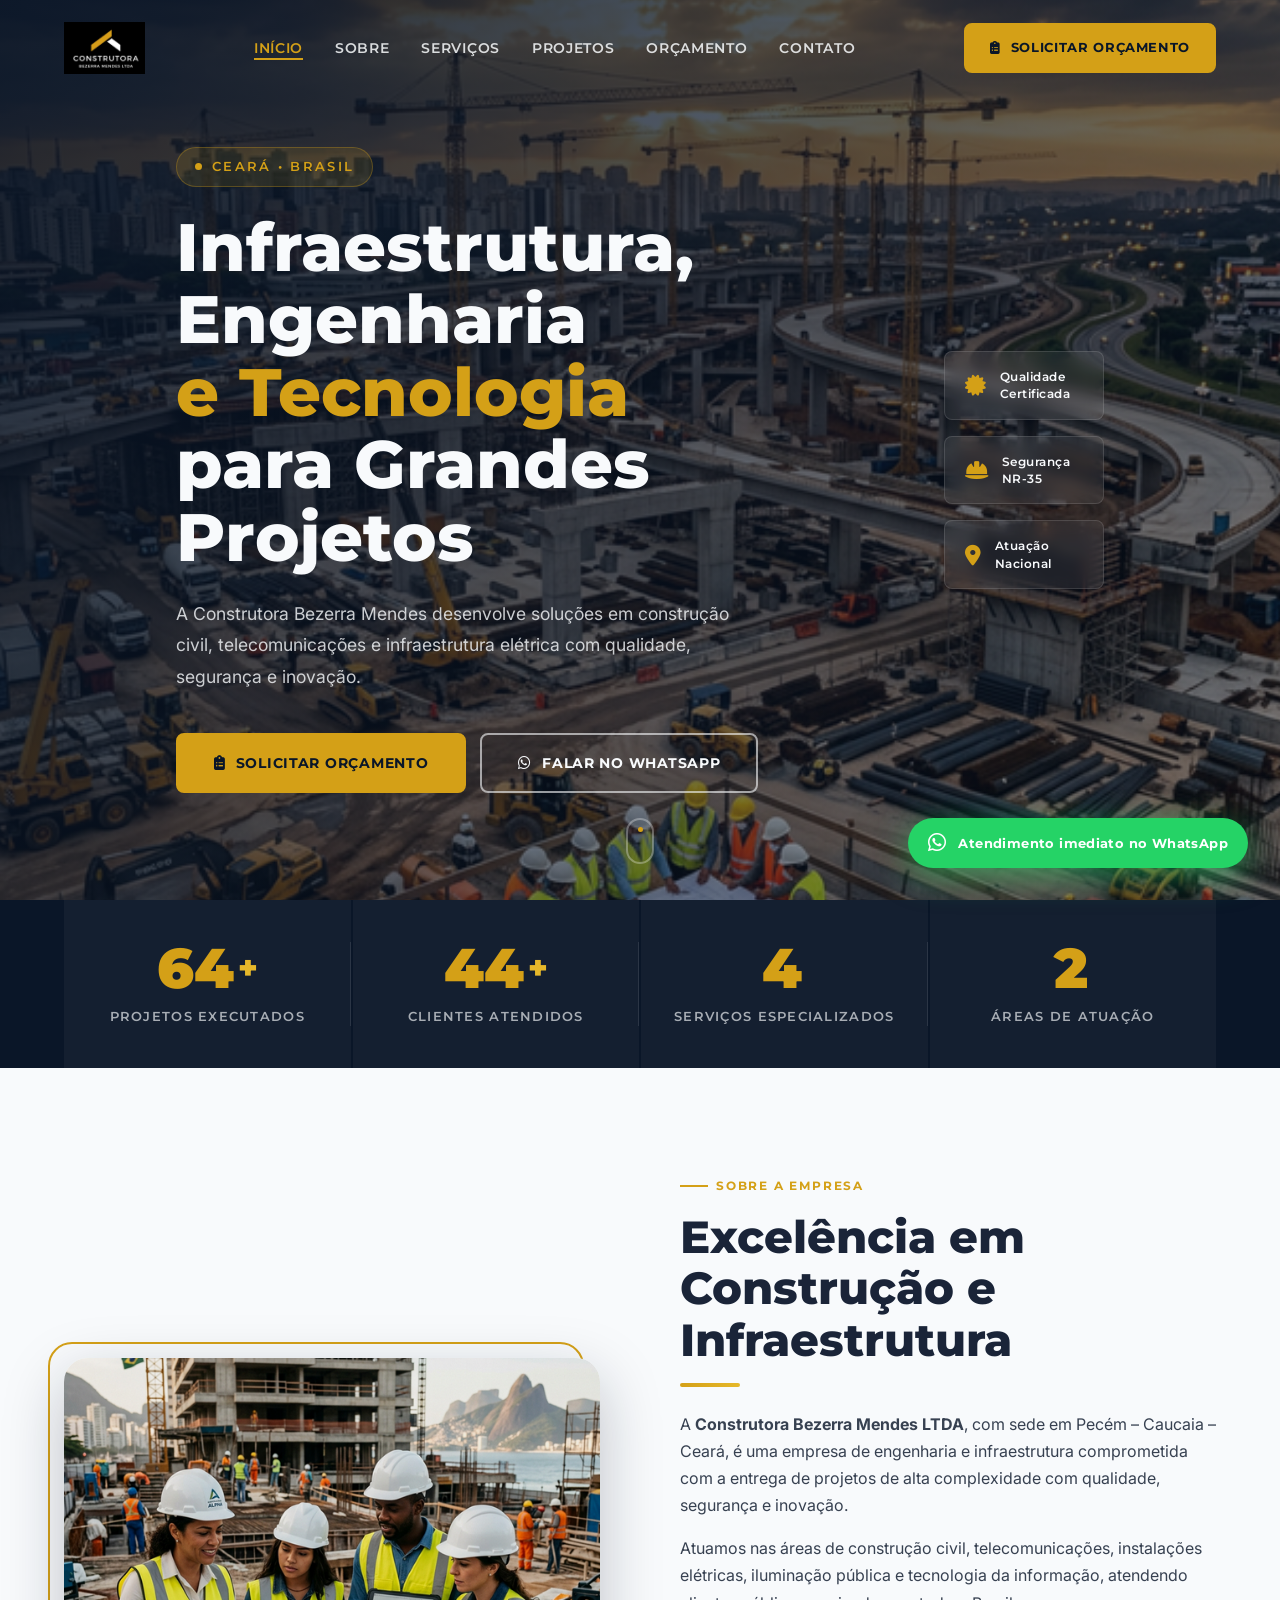
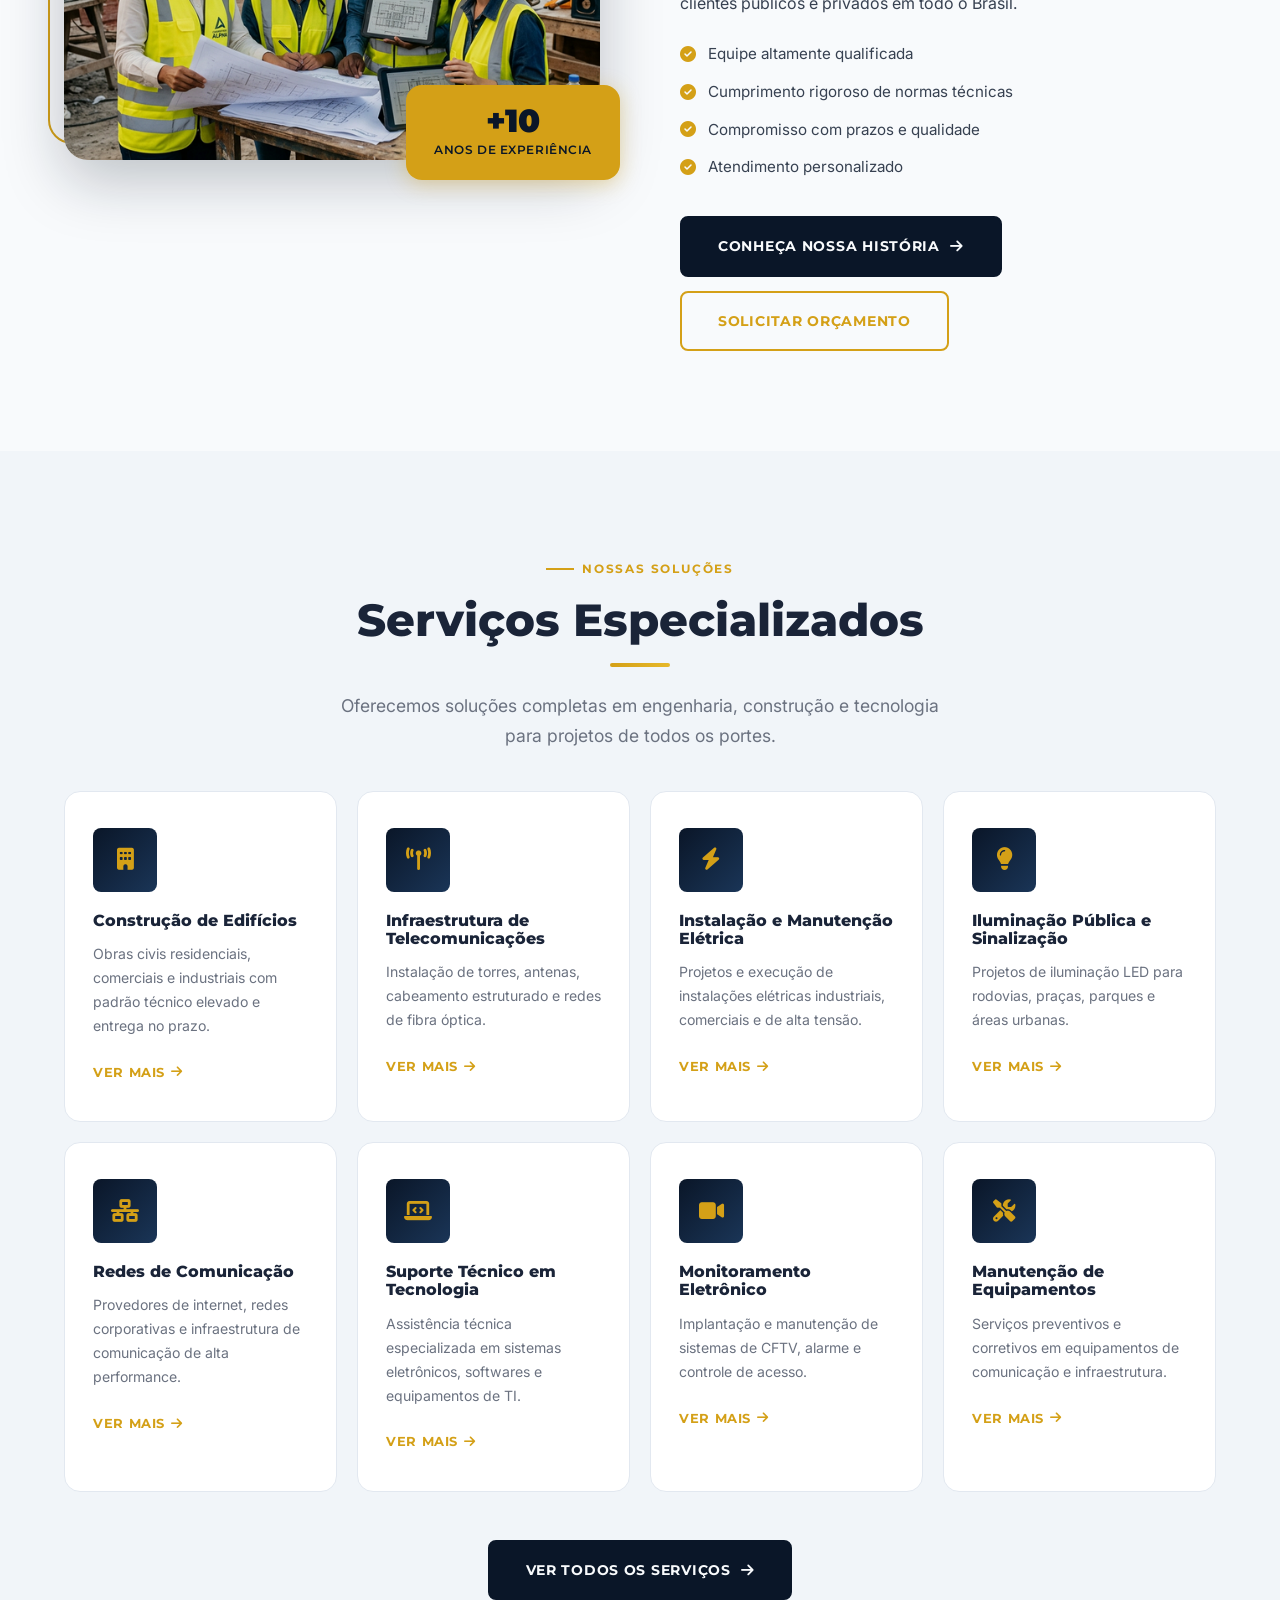
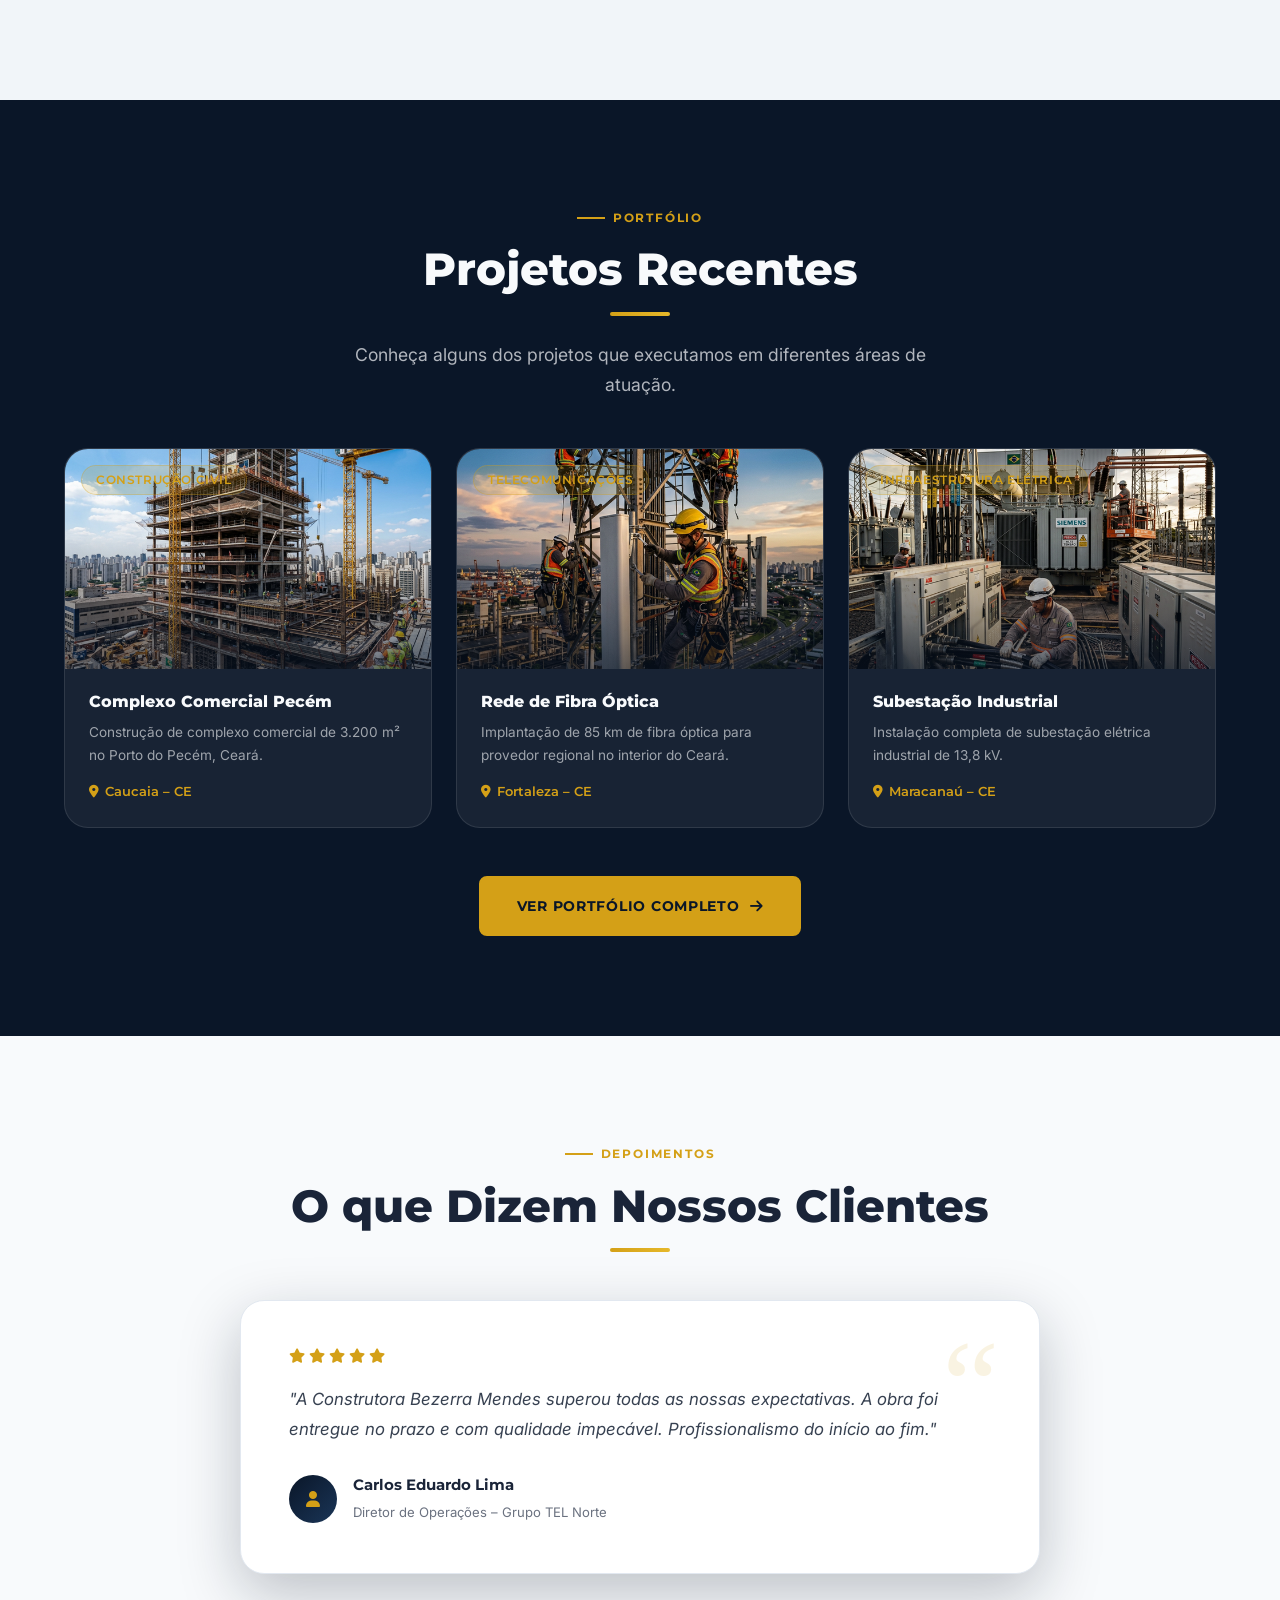
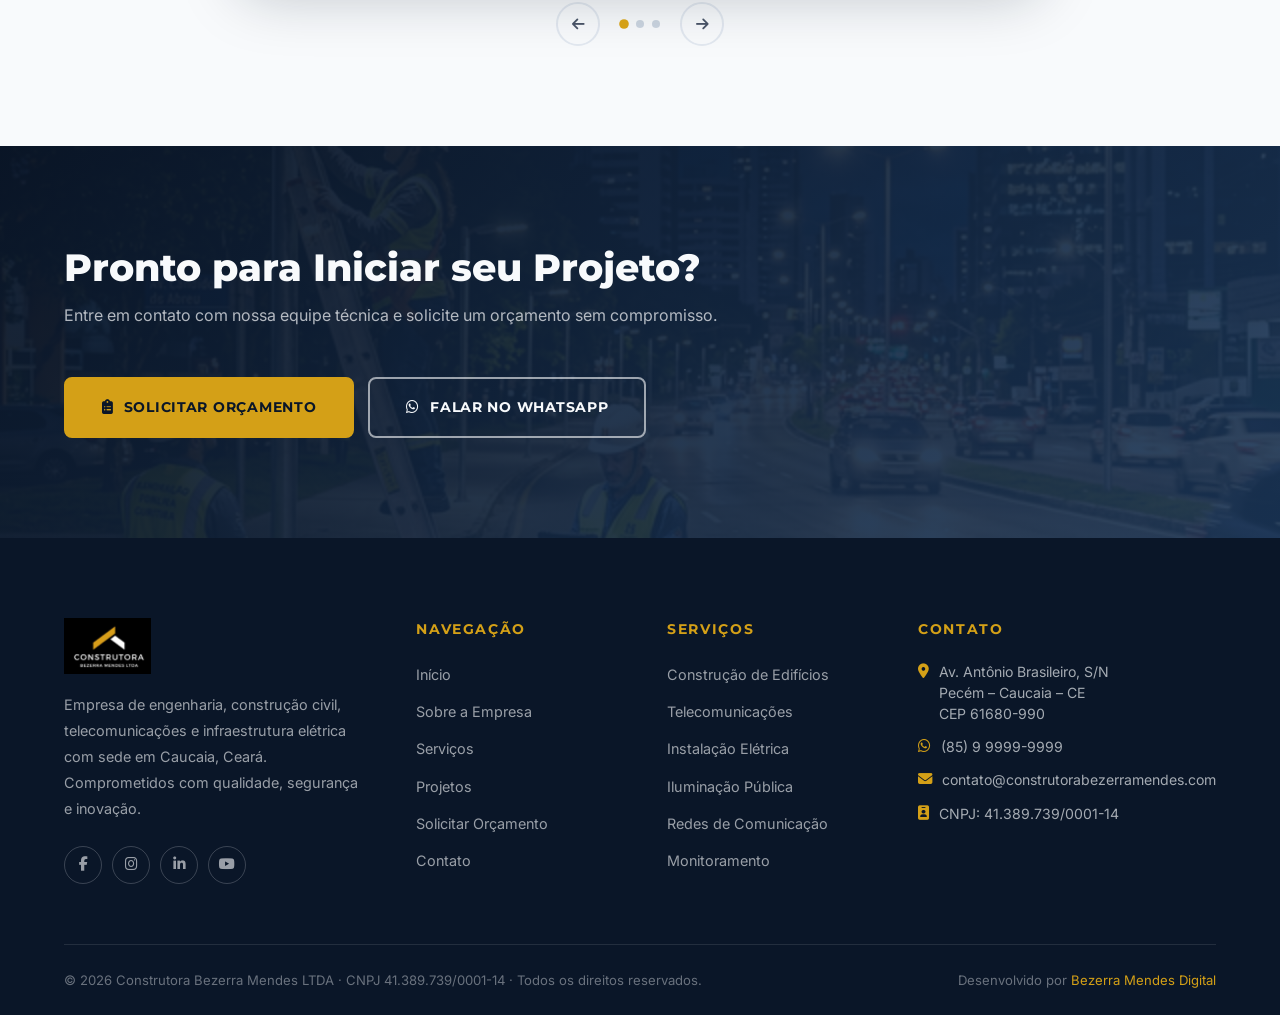
<file: Bezerra-Mendes/index.html>
<!DOCTYPE html>
<html lang="pt-BR">
<head>
  <meta charset="UTF-8" />
  <meta name="viewport" content="width=device-width, initial-scale=1.0" />
  <meta name="description" content="Construtora Bezerra Mendes LTDA – Empresa de engenharia, construção civil, telecomunicações e infraestrutura elétrica no Ceará. Solicite seu orçamento." />
  <meta name="keywords" content="construtora no Ceará, empresa de engenharia, infraestrutura elétrica, empresa de telecomunicações, construção civil no Ceará, instalação elétrica industrial" />
  <meta name="author" content="Construtora Bezerra Mendes LTDA" />
  <meta property="og:title" content="Construtora Bezerra Mendes LTDA – Engenharia e Infraestrutura no Ceará" />
  <meta property="og:description" content="Soluções completas em construção civil, telecomunicações e infraestrutura elétrica para grandes projetos." />
  <meta property="og:type" content="website" />
  <meta property="og:url" content="https://construtorabezerramendes.com/" />
  <meta property="og:image" content="https://construtorabezerramendes.com/assets/images/logo.png" />
  <title>Construtora Bezerra Mendes LTDA – Engenharia, Construção e Infraestrutura no Ceará</title>
  <link rel="icon" type="image/png" href="assets/images/logo.png?v=2" />
  <link rel="shortcut icon" href="favicon.ico?v=2" type="image/x-icon" />
  <link rel="apple-touch-icon" href="assets/images/logo.png" />
  <link rel="stylesheet" href="css/style.css" />
  <link rel="stylesheet" href="css/home.css" />
  <link rel="stylesheet" href="https://cdnjs.cloudflare.com/ajax/libs/font-awesome/6.5.0/css/all.min.css" />
</head>
<body>

  <!-- PRELOADER -->
  <div id="preloader">
    <img src="assets/images/logo.png" alt="Bezerra Mendes" class="preloader-logo" />
    <div class="preloader-bar"><div class="preloader-bar-inner"></div></div>
  </div>

  <!-- NAVBAR -->
  <nav id="navbar" data-home="true">
    <div class="container nav-inner">
      <a href="index.html" class="nav-logo">
        <img src="assets/images/logo.png" alt="Construtora Bezerra Mendes LTDA" />
      </a>
      <ul class="nav-links">
        <li><a href="index.html" class="active">Início</a></li>
        <li><a href="sobre.html">Sobre</a></li>
        <li><a href="servicos.html">Serviços</a></li>
        <li><a href="projetos.html">Projetos</a></li>
        <li><a href="orcamento.html">Orçamento</a></li>
        <li><a href="contato.html">Contato</a></li>
      </ul>
      <a href="orcamento.html" class="btn btn-primary nav-cta">
        <i class="fas fa-clipboard-list"></i> Solicitar Orçamento
      </a>
      <button class="hamburger" aria-label="Menu">
        <span></span><span></span><span></span>
      </button>
    </div>
  </nav>

  <!-- MOBILE MENU -->
  <div class="mobile-menu">
    <a href="index.html">Início</a>
    <a href="sobre.html">Sobre</a>
    <a href="servicos.html">Serviços</a>
    <a href="projetos.html">Projetos</a>
    <a href="orcamento.html">Orçamento</a>
    <a href="contato.html">Contato</a>
    <a href="orcamento.html" class="btn btn-primary">Solicitar Orçamento</a>
  </div>

  <!-- HERO SECTION -->
  <section class="hero" id="home">
    <div class="hero-slider">
      <div class="hero-slide active" style="background-image: url('assets/images/hero_construction.jpg')"></div>
      <div class="hero-slide"       style="background-image: url('assets/images/hero_telecom.jpg')"></div>
      <div class="hero-slide"       style="background-image: url('assets/images/building_construction.jpg')"></div>
    </div>
    <div class="hero-overlay"></div>
    <div class="hero-content container">
      <div class="hero-text">
        <span class="hero-tag reveal">
          <span class="hero-tag-dot"></span> Ceará • Brasil
        </span>
        <h1 class="reveal delay-1">
          Infraestrutura, Engenharia<br />
          <span class="text-gold">e Tecnologia</span><br />
          para Grandes Projetos
        </h1>
        <p class="hero-sub reveal delay-2">
          A Construtora Bezerra Mendes desenvolve soluções em construção civil,
          telecomunicações e infraestrutura elétrica com qualidade, segurança e inovação.
        </p>
        <div class="btn-group reveal delay-3">
          <a href="orcamento.html" class="btn btn-primary">
            <i class="fas fa-clipboard-list"></i> Solicitar Orçamento
          </a>
          <a href="#" class="btn btn-outline whatsapp-link">
            <i class="fab fa-whatsapp"></i> Falar no WhatsApp
          </a>
        </div>
      </div>
      <div class="hero-badges reveal delay-4">
        <div class="hero-badge">
          <i class="fas fa-certificate"></i>
          <span>Qualidade<br/>Certificada</span>
        </div>
        <div class="hero-badge">
          <i class="fas fa-hard-hat"></i>
          <span>Segurança<br/>NR-35</span>
        </div>
        <div class="hero-badge">
          <i class="fas fa-map-marker-alt"></i>
          <span>Atuação<br/>Nacional</span>
        </div>
      </div>
    </div>
    <div class="hero-scroll">
      <div class="hero-scroll-dot"></div>
    </div>
  </section>

  <!-- STATS SECTION -->
  <section class="stats-section section-dark">
    <div class="container">
      <div class="stats-grid">
        <div class="stat-card reveal">
          <div class="stat-number">
            <span data-count="120" data-suffix="">0</span><span class="stat-suffix">+</span>
          </div>
          <div class="stat-label">Projetos Executados</div>
        </div>
        <div class="stat-card reveal delay-1">
          <div class="stat-number">
            <span data-count="85" data-suffix="">0</span><span class="stat-suffix">+</span>
          </div>
          <div class="stat-label">Clientes Atendidos</div>
        </div>
        <div class="stat-card reveal delay-2">
          <div class="stat-number">
            <span data-count="8" data-suffix="">0</span><span class="stat-suffix"></span>
          </div>
          <div class="stat-label">Serviços Especializados</div>
        </div>
        <div class="stat-card reveal delay-3">
          <div class="stat-number">
            <span data-count="5" data-suffix="">0</span><span class="stat-suffix"></span>
          </div>
          <div class="stat-label">Áreas de Atuação</div>
        </div>
      </div>
    </div>
  </section>

  <!-- ABOUT TEASER -->
  <section class="section" id="sobre">
    <div class="container">
      <div class="about-grid">
        <div class="about-img-wrap reveal-left">
          <img src="assets/images/engineering_team.jpg" alt="Equipe de engenharia da Construtora Bezerra Mendes" />
          <div class="about-img-badge">
            <div class="about-badge-number">+10</div>
            <div class="about-badge-label">Anos de experiência</div>
          </div>
        </div>
        <div class="about-content reveal-right">
          <span class="section-tag">Sobre a Empresa</span>
          <h2 class="section-title">Excelência em Construção e Infraestrutura</h2>
          <div class="gold-line"></div>
          <p>
            A <strong>Construtora Bezerra Mendes LTDA</strong>, com sede em Pecém – Caucaia – Ceará,
            é uma empresa de engenharia e infraestrutura comprometida com a entrega de projetos de alta
            complexidade com qualidade, segurança e inovação.
          </p>
          <p>
            Atuamos nas áreas de construção civil, telecomunicações, instalações elétricas, iluminação
            pública e tecnologia da informação, atendendo clientes públicos e privados em todo o Brasil.
          </p>
          <ul class="about-list">
            <li><i class="fas fa-check-circle"></i> Equipe altamente qualificada</li>
            <li><i class="fas fa-check-circle"></i> Cumprimento rigoroso de normas técnicas</li>
            <li><i class="fas fa-check-circle"></i> Compromisso com prazos e qualidade</li>
            <li><i class="fas fa-check-circle"></i> Atendimento personalizado</li>
          </ul>
          <div class="btn-group">
            <a href="sobre.html" class="btn btn-dark">
              Conheça Nossa História <i class="fas fa-arrow-right"></i>
            </a>
            <a href="orcamento.html" class="btn btn-outline-gold">Solicitar Orçamento</a>
          </div>
        </div>
      </div>
    </div>
  </section>

  <!-- SERVICES SECTION -->
  <section class="section section-gray" id="servicos">
    <div class="container">
      <div class="text-center reveal">
        <span class="section-tag">Nossas Soluções</span>
        <h2 class="section-title">Serviços Especializados</h2>
        <div class="gold-line gold-line-center"></div>
        <p class="section-subtitle">
          Oferecemos soluções completas em engenharia, construção e tecnologia para projetos de todos os portes.
        </p>
      </div>
      <div class="services-grid">

        <div class="service-card reveal delay-1">
          <div class="service-icon"><i class="fas fa-building"></i></div>
          <h3>Construção de Edifícios</h3>
          <p>Obras civis residenciais, comerciais e industriais com padrão técnico elevado e entrega no prazo.</p>
          <a href="servicos.html" class="service-link">Ver mais <i class="fas fa-arrow-right"></i></a>
        </div>

        <div class="service-card reveal delay-2">
          <div class="service-icon"><i class="fas fa-broadcast-tower"></i></div>
          <h3>Infraestrutura de Telecomunicações</h3>
          <p>Instalação de torres, antenas, cabeamento estruturado e redes de fibra óptica.</p>
          <a href="servicos.html" class="service-link">Ver mais <i class="fas fa-arrow-right"></i></a>
        </div>

        <div class="service-card reveal delay-3">
          <div class="service-icon"><i class="fas fa-bolt"></i></div>
          <h3>Instalação e Manutenção Elétrica</h3>
          <p>Projetos e execução de instalações elétricas industriais, comerciais e de alta tensão.</p>
          <a href="servicos.html" class="service-link">Ver mais <i class="fas fa-arrow-right"></i></a>
        </div>

        <div class="service-card reveal">
          <div class="service-icon"><i class="fas fa-lightbulb"></i></div>
          <h3>Iluminação Pública e Sinalização</h3>
          <p>Projetos de iluminação LED para rodovias, praças, parques e áreas urbanas.</p>
          <a href="servicos.html" class="service-link">Ver mais <i class="fas fa-arrow-right"></i></a>
        </div>

        <div class="service-card reveal delay-1">
          <div class="service-icon"><i class="fas fa-network-wired"></i></div>
          <h3>Redes de Comunicação</h3>
          <p>Provedores de internet, redes corporativas e infraestrutura de comunicação de alta performance.</p>
          <a href="servicos.html" class="service-link">Ver mais <i class="fas fa-arrow-right"></i></a>
        </div>

        <div class="service-card reveal delay-2">
          <div class="service-icon"><i class="fas fa-laptop-code"></i></div>
          <h3>Suporte Técnico em Tecnologia</h3>
          <p>Assistência técnica especializada em sistemas eletrônicos, softwares e equipamentos de TI.</p>
          <a href="servicos.html" class="service-link">Ver mais <i class="fas fa-arrow-right"></i></a>
        </div>

        <div class="service-card reveal delay-3">
          <div class="service-icon"><i class="fas fa-video"></i></div>
          <h3>Monitoramento Eletrônico</h3>
          <p>Implantação e manutenção de sistemas de CFTV, alarme e controle de acesso.</p>
          <a href="servicos.html" class="service-link">Ver mais <i class="fas fa-arrow-right"></i></a>
        </div>

        <div class="service-card reveal">
          <div class="service-icon"><i class="fas fa-tools"></i></div>
          <h3>Manutenção de Equipamentos</h3>
          <p>Serviços preventivos e corretivos em equipamentos de comunicação e infraestrutura.</p>
          <a href="servicos.html" class="service-link">Ver mais <i class="fas fa-arrow-right"></i></a>
        </div>

      </div>
      <div class="text-center" style="margin-top: 48px;">
        <a href="servicos.html" class="btn btn-dark reveal">
          Ver Todos os Serviços <i class="fas fa-arrow-right"></i>
        </a>
      </div>
    </div>
  </section>

  <!-- PROJECTS TEASER -->
  <section class="section section-dark" id="projetos">
    <div class="container">
      <div class="text-center reveal">
        <span class="section-tag">Portfólio</span>
        <h2 class="section-title section-title-white">Projetos Recentes</h2>
        <div class="gold-line gold-line-center"></div>
        <p class="section-subtitle section-subtitle-white">
          Conheça alguns dos projetos que executamos em diferentes áreas de atuação.
        </p>
      </div>

      <div class="projects-home-grid">
        <div class="project-home-card reveal delay-1">
          <div class="phc-img" style="background-image:url('assets/images/building_construction.jpg')">
            <span class="badge">Construção Civil</span>
          </div>
          <div class="phc-body">
            <h4>Complexo Comercial Pecém</h4>
            <p>Construção de complexo comercial de 3.200 m² no Porto do Pecém, Ceará.</p>
            <div class="phc-meta"><i class="fas fa-map-marker-alt"></i> Caucaia – CE</div>
          </div>
        </div>

        <div class="project-home-card reveal delay-2">
          <div class="phc-img" style="background-image:url('assets/images/hero_telecom.jpg')">
            <span class="badge">Telecomunicações</span>
          </div>
          <div class="phc-body">
            <h4>Rede de Fibra Óptica</h4>
            <p>Implantação de 85 km de fibra óptica para provedor regional no interior do Ceará.</p>
            <div class="phc-meta"><i class="fas fa-map-marker-alt"></i> Fortaleza – CE</div>
          </div>
        </div>

        <div class="project-home-card reveal delay-3">
          <div class="phc-img" style="background-image:url('assets/images/electrical_infra.jpg')">
            <span class="badge">Infraestrutura Elétrica</span>
          </div>
          <div class="phc-body">
            <h4>Subestação Industrial</h4>
            <p>Instalação completa de subestação elétrica industrial de 13,8 kV.</p>
            <div class="phc-meta"><i class="fas fa-map-marker-alt"></i> Maracanaú – CE</div>
          </div>
        </div>
      </div>

      <div class="text-center reveal" style="margin-top: 48px;">
        <a href="projetos.html" class="btn btn-primary">
          Ver Portfólio Completo <i class="fas fa-arrow-right"></i>
        </a>
      </div>
    </div>
  </section>

  <!-- TESTIMONIALS -->
  <section class="section" id="depoimentos">
    <div class="container">
      <div class="text-center reveal">
        <span class="section-tag">Depoimentos</span>
        <h2 class="section-title">O que Dizem Nossos Clientes</h2>
        <div class="gold-line gold-line-center"></div>
      </div>
      <div class="testimonials-wrapper reveal">
        <div class="testimonials-track">
          <div class="testimonial-card active">
            <div class="test-stars">
              <i class="fas fa-star"></i><i class="fas fa-star"></i><i class="fas fa-star"></i><i class="fas fa-star"></i><i class="fas fa-star"></i>
            </div>
            <p class="test-text">"A Construtora Bezerra Mendes superou todas as nossas expectativas. A obra foi entregue no prazo e com qualidade impecável. Profissionalismo do início ao fim."</p>
            <div class="test-author">
              <div class="test-avatar"><i class="fas fa-user"></i></div>
              <div>
                <strong>Carlos Eduardo Lima</strong>
                <span>Diretor de Operações – Grupo TEL Norte</span>
              </div>
            </div>
          </div>
          <div class="testimonial-card">
            <div class="test-stars">
              <i class="fas fa-star"></i><i class="fas fa-star"></i><i class="fas fa-star"></i><i class="fas fa-star"></i><i class="fas fa-star"></i>
            </div>
            <p class="test-text">"Contratamos a Bezerra Mendes para a instalação da nossa rede de fibra óptica e o resultado foi excelente. Equipe técnica altamente capacitada e comprometida."</p>
            <div class="test-author">
              <div class="test-avatar"><i class="fas fa-user"></i></div>
              <div>
                <strong>Fernanda Oliveira</strong>
                <span>Gerente de TI – NetCeará Telecom</span>
              </div>
            </div>
          </div>
          <div class="testimonial-card">
            <div class="test-stars">
              <i class="fas fa-star"></i><i class="fas fa-star"></i><i class="fas fa-star"></i><i class="fas fa-star"></i><i class="fas fa-star"></i>
            </div>
            <p class="test-text">"Parceria de confiança há mais de 5 anos. A Bezerra Mendes entende as demandas do setor público e sempre entrega o que foi acordado. Recomendo!"</p>
            <div class="test-author">
              <div class="test-avatar"><i class="fas fa-user"></i></div>
              <div>
                <strong>João Batista Neto</strong>
                <span>Secretário de Infraestrutura – Prefeitura de Caucaia</span>
              </div>
            </div>
          </div>
        </div>
        <div class="test-controls">
          <button class="test-prev" aria-label="Anterior"><i class="fas fa-arrow-left"></i></button>
          <div class="test-dots">
            <span class="test-dot active"></span>
            <span class="test-dot"></span>
            <span class="test-dot"></span>
          </div>
          <button class="test-next" aria-label="Próximo"><i class="fas fa-arrow-right"></i></button>
        </div>
      </div>
    </div>
  </section>

  <!-- CTA BANNER -->
  <section class="cta-banner">
    <div class="cta-bg" style="background-image: url('assets/images/urban_lighting.jpg')"></div>
    <div class="cta-overlay"></div>
    <div class="container cta-content reveal">
      <div>
        <h2>Pronto para Iniciar seu Projeto?</h2>
        <p>Entre em contato com nossa equipe técnica e solicite um orçamento sem compromisso.</p>
      </div>
      <div class="btn-group">
        <a href="orcamento.html" class="btn btn-primary">
          <i class="fas fa-clipboard-list"></i> Solicitar Orçamento
        </a>
        <a href="#" class="btn btn-outline whatsapp-link">
          <i class="fab fa-whatsapp"></i> Falar no WhatsApp
        </a>
      </div>
    </div>
  </section>

  <!-- FOOTER -->
  <footer class="footer">
    <div class="container">
      <div class="footer-grid">
        <div>
          <div class="footer-logo">
            <img src="assets/images/logo.png" alt="Construtora Bezerra Mendes LTDA" />
          </div>
          <p class="footer-desc">
            Empresa de engenharia, construção civil, telecomunicações e infraestrutura elétrica com
            sede em Caucaia, Ceará. Comprometidos com qualidade, segurança e inovação.
          </p>
          <div class="footer-social">
            <a href="#" aria-label="Facebook"><i class="fab fa-facebook-f"></i></a>
            <a href="#" aria-label="Instagram"><i class="fab fa-instagram"></i></a>
            <a href="#" aria-label="LinkedIn"><i class="fab fa-linkedin-in"></i></a>
            <a href="#" aria-label="YouTube"><i class="fab fa-youtube"></i></a>
          </div>
        </div>
        <div>
          <div class="footer-heading">Navegação</div>
          <ul class="footer-links">
            <li><a href="index.html">Início</a></li>
            <li><a href="sobre.html">Sobre a Empresa</a></li>
            <li><a href="servicos.html">Serviços</a></li>
            <li><a href="projetos.html">Projetos</a></li>
            <li><a href="orcamento.html">Solicitar Orçamento</a></li>
            <li><a href="contato.html">Contato</a></li>
          </ul>
        </div>
        <div>
          <div class="footer-heading">Serviços</div>
          <ul class="footer-links">
            <li><a href="servicos.html">Construção de Edifícios</a></li>
            <li><a href="servicos.html">Telecomunicações</a></li>
            <li><a href="servicos.html">Instalação Elétrica</a></li>
            <li><a href="servicos.html">Iluminação Pública</a></li>
            <li><a href="servicos.html">Redes de Comunicação</a></li>
            <li><a href="servicos.html">Monitoramento</a></li>
          </ul>
        </div>
        <div>
          <div class="footer-heading">Contato</div>
          <ul class="footer-contact">
            <li>
              <i class="fas fa-map-marker-alt"></i>
              <span>Av. Antônio Brasileiro, S/N<br/>Pecém – Caucaia – CE<br/>CEP 61680-990</span>
            </li>
            <li><i class="fab fa-whatsapp"></i> <span><a href="#" class="whatsapp-link">(85) 9 9999-9999</a></span></li>
            <li><i class="fas fa-envelope"></i> <span>contato@construtorabezerramendes.com</span></li>
            <li><i class="fas fa-id-badge"></i> <span>CNPJ: 41.389.739/0001-14</span></li>
          </ul>
        </div>
      </div>
      <div class="footer-bottom">
        <p>© 2026 Construtora Bezerra Mendes LTDA · CNPJ 41.389.739/0001-14 · Todos os direitos reservados.</p>
        <p>Desenvolvido por <a href="#">Bezerra Mendes Digital</a></p>
      </div>
    </div>
  </footer>

  <!-- FLOATING WHATSAPP -->
  <a id="whatsapp-float" href="#" aria-label="Atendimento no WhatsApp">
    <i class="fab fa-whatsapp"></i>
    <span class="wa-text">Atendimento imediato no WhatsApp</span>
  </a>

  <!-- BACK TO TOP -->
  <button id="back-to-top" aria-label="Voltar ao topo">
    <i class="fas fa-chevron-up"></i>
  </button>

  <script src="js/main.js"></script>
</body>
</html>
</file>
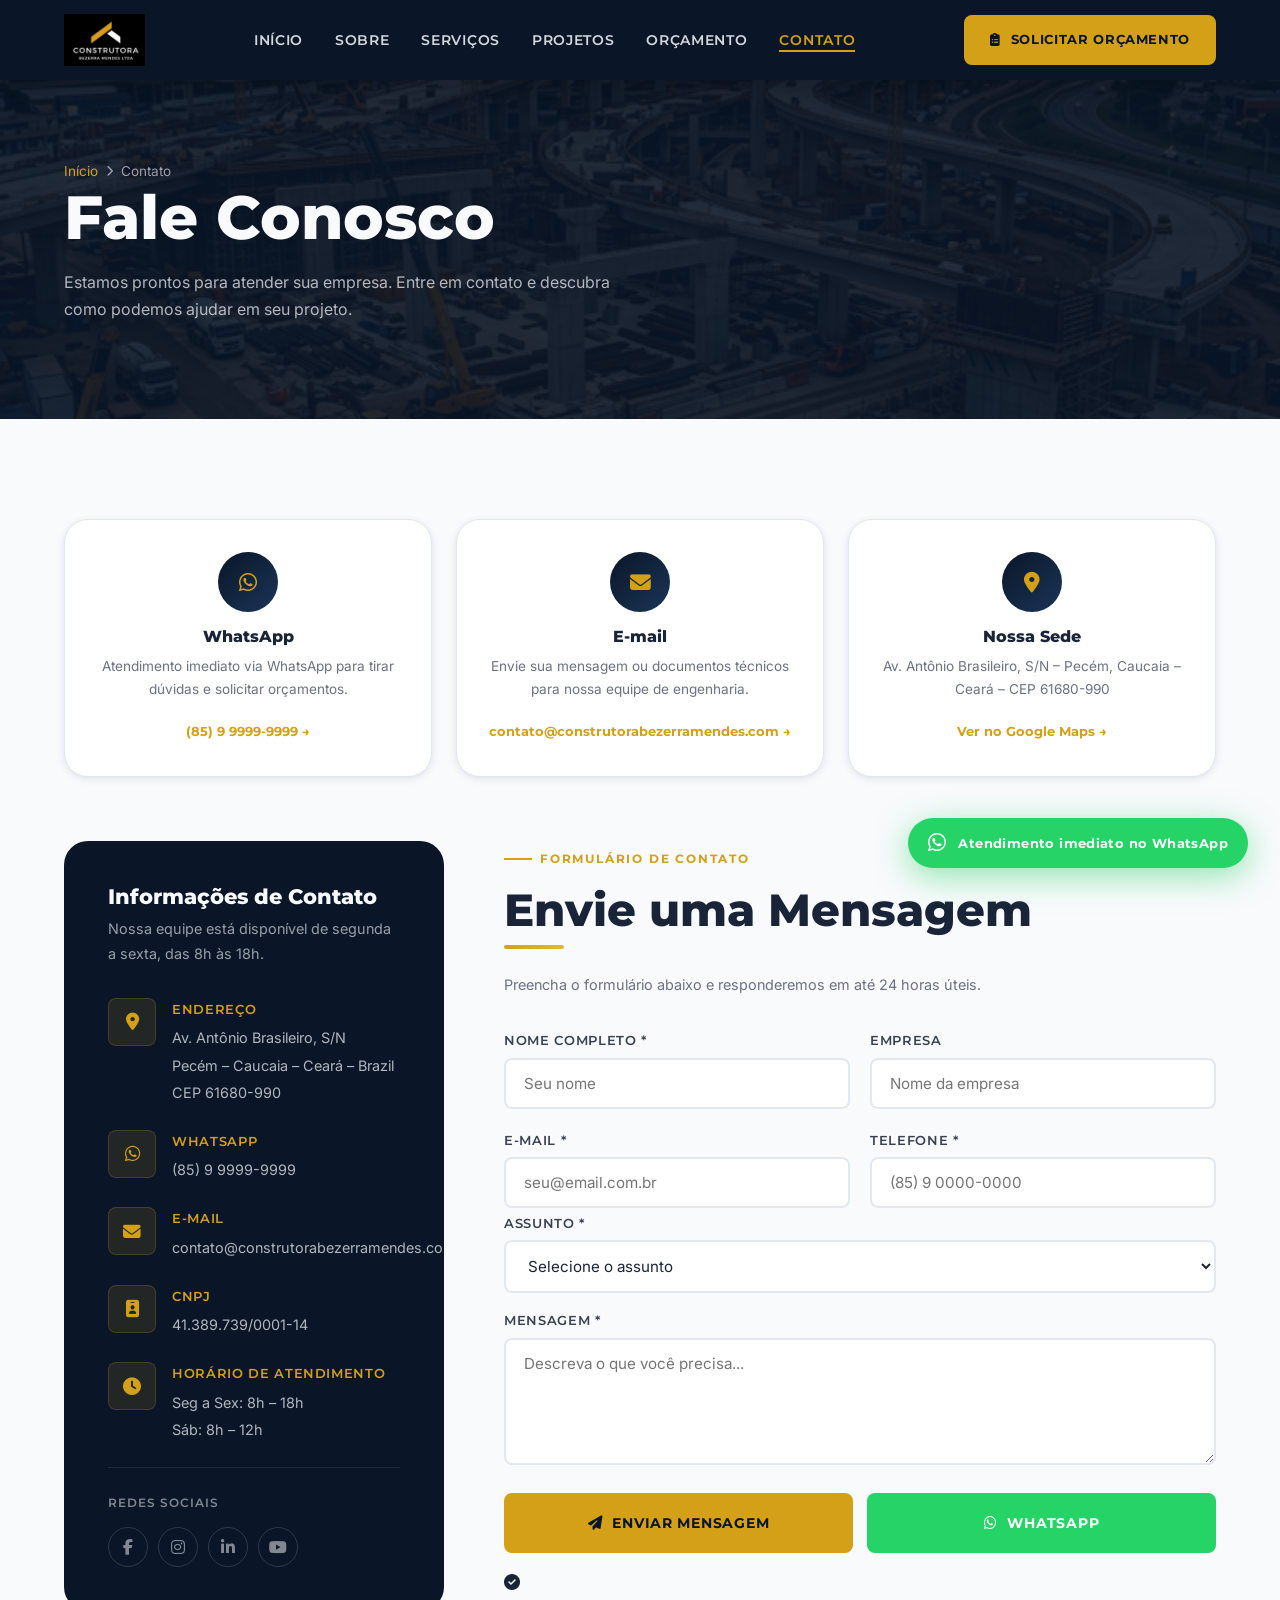
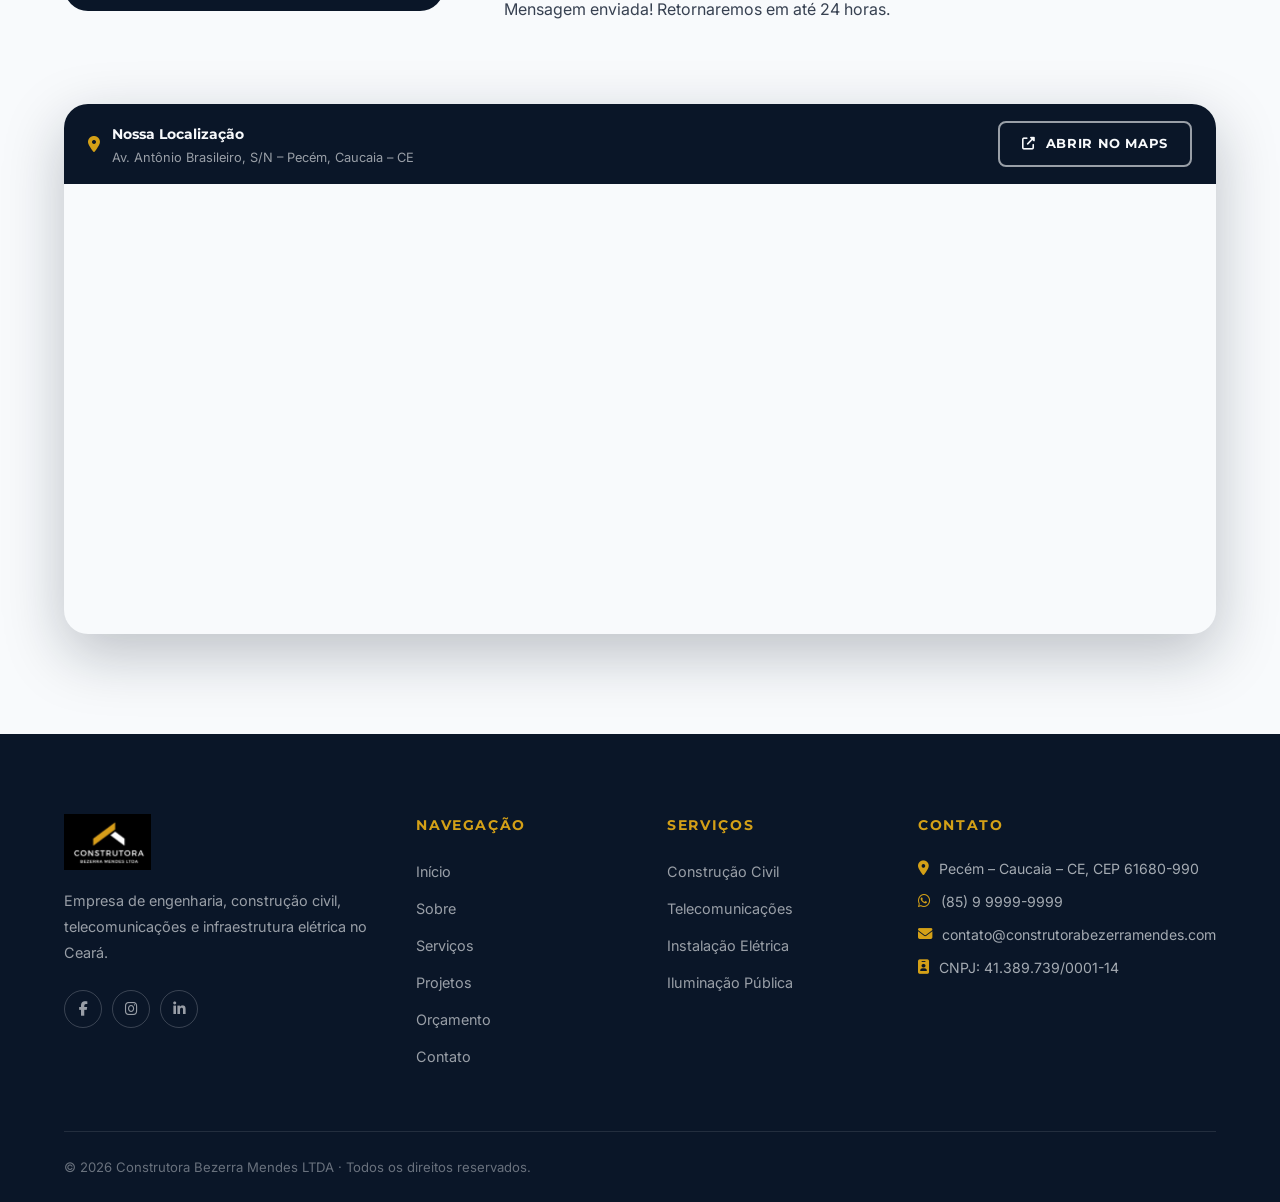
<file: Bezerra-Mendes/contato.html>
<!DOCTYPE html>
<html lang="pt-BR">
<head>
  <meta charset="UTF-8" />
  <meta name="viewport" content="width=device-width, initial-scale=1.0" />
  <meta name="description" content="Entre em contato com a Construtora Bezerra Mendes LTDA – Av. Antônio Brasileiro, S/N, Pecém – Caucaia – Ceará. Telefone, WhatsApp e e-mail disponíveis." />
  <meta name="keywords" content="contato construtora Ceará, Bezerra Mendes, Caucaia, Pecém, engenharia" />
  <title>Contato – Construtora Bezerra Mendes LTDA</title>
  <link rel="icon" type="image/png" href="assets/images/logo.png?v=2" />
  <link rel="shortcut icon" href="favicon.ico?v=2" type="image/x-icon" />
  <link rel="apple-touch-icon" href="assets/images/logo.png" />
  <meta property="og:title" content="Contato – Construtora Bezerra Mendes LTDA" />
  <meta property="og:description" content="Entre em contato com nossa equipe técnica." />
  <meta property="og:image" content="https://construtorabezerramendes.com/assets/images/logo.png" />
  <meta property="og:url" content="https://construtorabezerramendes.com/contato.html" />
  <link rel="stylesheet" href="css/style.css" />
  <link rel="stylesheet" href="https://cdnjs.cloudflare.com/ajax/libs/font-awesome/6.5.0/css/all.min.css" />
  <style>
    .contact-layout { display: grid; grid-template-columns: 380px 1fr; gap: 60px; align-items: start; }
    .contact-info-block { background: var(--navy); border-radius: var(--radius-xl); padding: 44px; color: var(--white); }
    .contact-info-block h3 { color: var(--white); margin-bottom: 8px; font-size: 1.3rem; }
    .contact-info-block > p { color: rgba(248,250,252,0.6); font-size: 0.9rem; margin-bottom: 32px; }
    .ci-item { display: flex; gap: 16px; margin-bottom: 24px; }
    .ci-icon { width: 48px; height: 48px; border-radius: var(--radius); background: rgba(212,160,23,0.12); border: 1px solid rgba(212,160,23,0.2); display: flex; align-items: center; justify-content: center; flex-shrink: 0; }
    .ci-icon i { color: var(--gold); font-size: 1.1rem; }
    .ci-body strong { display: block; font-family: var(--font-heading); font-size: 0.82rem; font-weight: 600; letter-spacing: 0.05em; text-transform: uppercase; color: var(--gold); margin-bottom: 4px; }
    .ci-body span, .ci-body a { font-size: 0.9rem; color: rgba(248,250,252,0.7); line-height: 1.6; }
    .ci-divider { height: 1px; background: rgba(255,255,255,0.08); margin: 24px 0; }
    .ci-social { display: flex; gap: 10px; }
    .ci-social a { width: 40px; height: 40px; border-radius: 50%; border: 1px solid rgba(255,255,255,0.15); display: flex; align-items: center; justify-content: center; color: rgba(248,250,252,0.5); transition: var(--transition); }
    .ci-social a:hover { background: var(--gold); border-color: var(--gold); color: var(--navy); }
    .map-container { margin-top: 60px; border-radius: var(--radius-xl); overflow: hidden; box-shadow: var(--shadow-lg); }
    .quick-contacts { display: grid; grid-template-columns: repeat(3,1fr); gap: 20px; margin-bottom: 60px; }
    .qc-card { padding: 32px 24px; background: var(--white-pure); border-radius: var(--radius-xl); border: 1px solid var(--gray-200); text-align: center; box-shadow: var(--shadow-sm); transition: var(--transition); }
    .qc-card:hover { transform: translateY(-6px); box-shadow: var(--shadow-lg); border-color: var(--gold); }
    .qc-icon { width: 60px; height: 60px; border-radius: 50%; background: linear-gradient(135deg, var(--navy), var(--blue)); display: flex; align-items: center; justify-content: center; margin: 0 auto 16px; }
    .qc-icon i { color: var(--gold); font-size: 1.3rem; }
    .qc-card h4 { color: var(--text-dark); margin-bottom: 8px; font-size: 1rem; }
    .qc-card p { font-size: 0.85rem; color: var(--text-light); margin-bottom: 16px; }
    .qc-card a { font-family: var(--font-heading); font-size: 0.82rem; font-weight: 700; color: var(--gold); }
    @media(max-width:900px){ .contact-layout{ grid-template-columns:1fr; } .quick-contacts{grid-template-columns:1fr;} }
    @media(max-width:600px){ .quick-contacts{grid-template-columns:1fr;} }
  </style>
</head>
<body>
  <div id="preloader"><img src="assets/images/logo.png" alt="Bezerra Mendes" class="preloader-logo" /><div class="preloader-bar"><div class="preloader-bar-inner"></div></div></div>

  <nav id="navbar">
    <div class="container nav-inner">
      <a href="index.html" class="nav-logo"><img src="assets/images/logo.png" alt="Construtora Bezerra Mendes LTDA" /></a>
      <ul class="nav-links">
        <li><a href="index.html">Início</a></li><li><a href="sobre.html">Sobre</a></li>
        <li><a href="servicos.html">Serviços</a></li><li><a href="projetos.html">Projetos</a></li>
        <li><a href="orcamento.html">Orçamento</a></li><li><a href="contato.html" class="active">Contato</a></li>
      </ul>
      <a href="orcamento.html" class="btn btn-primary nav-cta"><i class="fas fa-clipboard-list"></i> Solicitar Orçamento</a>
      <button class="hamburger" aria-label="Menu"><span></span><span></span><span></span></button>
    </div>
  </nav>
  <div class="mobile-menu">
    <a href="index.html">Início</a><a href="sobre.html">Sobre</a><a href="servicos.html">Serviços</a>
    <a href="projetos.html">Projetos</a><a href="orcamento.html">Orçamento</a><a href="contato.html">Contato</a>
    <a href="orcamento.html" class="btn btn-primary">Solicitar Orçamento</a>
  </div>

  <section class="page-hero">
    <div class="container">
      <nav class="breadcrumb"><a href="index.html">Início</a><i class="fas fa-chevron-right"></i><span>Contato</span></nav>
      <h1 class="reveal">Fale Conosco</h1>
      <p style="color:rgba(248,250,252,0.7);max-width:580px;" class="reveal delay-1">Estamos prontos para atender sua empresa. Entre em contato e descubra como podemos ajudar em seu projeto.</p>
    </div>
  </section>

  <section class="section">
    <div class="container">

      <!-- Quick Contacts Row -->
      <div class="quick-contacts" style="display:grid;grid-template-columns:repeat(3,1fr);gap:24px;margin-bottom:64px;">
        <div class="qc-card reveal">
          <div class="qc-icon"><i class="fab fa-whatsapp"></i></div>
          <h4>WhatsApp</h4>
          <p>Atendimento imediato via WhatsApp para tirar dúvidas e solicitar orçamentos.</p>
          <a href="#" class="whatsapp-link">(85) 9 9999-9999 →</a>
        </div>
        <div class="qc-card reveal delay-1">
          <div class="qc-icon"><i class="fas fa-envelope"></i></div>
          <h4>E-mail</h4>
          <p>Envie sua mensagem ou documentos técnicos para nossa equipe de engenharia.</p>
          <a href="mailto:contato@construtorabezerramendes.com">contato@construtorabezerramendes.com →</a>
        </div>
        <div class="qc-card reveal delay-2">
          <div class="qc-icon"><i class="fas fa-map-marker-alt"></i></div>
          <h4>Nossa Sede</h4>
          <p>Av. Antônio Brasileiro, S/N – Pecém, Caucaia – Ceará – CEP 61680-990</p>
          <a href="https://maps.google.com/?q=-3.585751,-38.82623" target="_blank" rel="noopener">Ver no Google Maps →</a>
        </div>
      </div>

      <!-- Main Contact Layout -->
      <div class="contact-layout">

        <!-- Left: Info -->
        <div class="reveal-left">
          <div class="contact-info-block">
            <h3>Informações de Contato</h3>
            <p>Nossa equipe está disponível de segunda a sexta, das 8h às 18h.</p>

            <div class="ci-item">
              <div class="ci-icon"><i class="fas fa-map-marker-alt"></i></div>
              <div class="ci-body">
                <strong>Endereço</strong>
                <span>Av. Antônio Brasileiro, S/N<br/>Pecém – Caucaia – Ceará – Brazil<br/>CEP 61680-990</span>
              </div>
            </div>

            <div class="ci-item">
              <div class="ci-icon"><i class="fab fa-whatsapp"></i></div>
              <div class="ci-body">
                <strong>WhatsApp</strong>
                <a href="#" class="whatsapp-link">(85) 9 9999-9999</a>
              </div>
            </div>

            <div class="ci-item">
              <div class="ci-icon"><i class="fas fa-envelope"></i></div>
              <div class="ci-body">
                <strong>E-mail</strong>
                <span>contato@construtorabezerramendes.com</span>
              </div>
            </div>

            <div class="ci-item">
              <div class="ci-icon"><i class="fas fa-id-badge"></i></div>
              <div class="ci-body">
                <strong>CNPJ</strong>
                <span>41.389.739/0001-14</span>
              </div>
            </div>

            <div class="ci-item">
              <div class="ci-icon"><i class="fas fa-clock"></i></div>
              <div class="ci-body">
                <strong>Horário de Atendimento</strong>
                <span>Seg a Sex: 8h – 18h<br/>Sáb: 8h – 12h</span>
              </div>
            </div>

            <div class="ci-divider"></div>
            <p style="font-family:var(--font-heading);font-size:0.78rem;font-weight:600;letter-spacing:0.08em;text-transform:uppercase;color:rgba(248,250,252,0.5);margin-bottom:14px;">Redes Sociais</p>
            <div class="ci-social">
              <a href="#" aria-label="Facebook"><i class="fab fa-facebook-f"></i></a>
              <a href="#" aria-label="Instagram"><i class="fab fa-instagram"></i></a>
              <a href="#" aria-label="LinkedIn"><i class="fab fa-linkedin-in"></i></a>
              <a href="#" aria-label="YouTube"><i class="fab fa-youtube"></i></a>
            </div>
          </div>
        </div>

        <!-- Right: Form -->
        <div class="reveal-right">
          <span class="section-tag">Formulário de Contato</span>
          <h2 class="section-title" style="margin-bottom:8px;">Envie uma Mensagem</h2>
          <div class="gold-line"></div>
          <p style="font-size:0.9rem;color:var(--text-light);margin-bottom:32px;">Preencha o formulário abaixo e responderemos em até 24 horas úteis.</p>

          <form class="validated-form" id="form-contato" novalidate>
            <div class="form-grid">
              <div class="form-group">
                <label for="ct-nome">Nome Completo *</label>
                <input type="text" id="ct-nome" name="nome" placeholder="Seu nome" required />
                <span class="error-msg">Informe seu nome.</span>
              </div>
              <div class="form-group">
                <label for="ct-empresa">Empresa</label>
                <input type="text" id="ct-empresa" name="empresa" placeholder="Nome da empresa" />
              </div>
              <div class="form-group">
                <label for="ct-email">E-mail *</label>
                <input type="email" id="ct-email" name="email" placeholder="seu@email.com.br" required />
                <span class="error-msg">Informe um e-mail válido.</span>
              </div>
              <div class="form-group">
                <label for="ct-telefone">Telefone *</label>
                <input type="tel" id="ct-telefone" name="telefone" placeholder="(85) 9 0000-0000" required />
                <span class="error-msg">Informe um telefone.</span>
              </div>
            </div>
            <div class="form-group" style="margin-top:4px;">
              <label for="ct-assunto">Assunto *</label>
              <select id="ct-assunto" name="assunto" required>
                <option value="">Selecione o assunto</option>
                <option>Solicitação de Orçamento</option>
                <option>Informações sobre Serviços</option>
                <option>Parceria Comercial</option>
                <option>Trabalhe Conosco</option>
                <option>Outro</option>
              </select>
              <span class="error-msg">Selecione o assunto.</span>
            </div>
            <div class="form-group" style="margin-top:16px;">
              <label for="ct-mensagem">Mensagem *</label>
              <textarea id="ct-mensagem" name="mensagem" rows="5" placeholder="Descreva o que você precisa..." required></textarea>
              <span class="error-msg">Escreva sua mensagem.</span>
            </div>
            <div style="margin-top:28px;display:flex;gap:14px;flex-wrap:wrap;">
              <button type="submit" class="btn btn-primary" style="flex:1;min-width:200px;justify-content:center;">
                <i class="fas fa-paper-plane"></i> Enviar Mensagem
              </button>
              <a href="#" class="btn btn-whatsapp whatsapp-link" style="flex:1;min-width:200px;justify-content:center;">
                <i class="fab fa-whatsapp"></i> WhatsApp
              </a>
            </div>
            <div class="form-success" style="margin-top:16px;">
              <i class="fas fa-check-circle"></i>
              <p>Mensagem enviada! Retornaremos em até 24 horas.</p>
            </div>
          </form>
        </div>
      </div>

      <!-- Google Map -->
      <div class="map-container reveal" style="margin-top:64px;">
        <div style="padding:16px 24px;background:var(--navy);display:flex;align-items:center;gap:12px;">
          <i class="fas fa-map-marker-alt" style="color:var(--gold);"></i>
          <div>
            <strong style="color:var(--white);font-family:var(--font-heading);font-size:0.9rem;">Nossa Localização</strong>
            <p style="color:rgba(248,250,252,0.6);font-size:0.8rem;margin:0;">Av. Antônio Brasileiro, S/N – Pecém, Caucaia – CE</p>
          </div>
          <a href="https://maps.google.com/?q=-3.585751,-38.82623" target="_blank" rel="noopener" class="btn btn-outline btn-sm" style="margin-left:auto;">
            <i class="fas fa-external-link-alt"></i> Abrir no Maps
          </a>
        </div>
        <iframe
          src="https://www.google.com/maps/embed?pb=!1m18!1m12!1m3!1d3978.5!2d-38.82623!3d-3.585751!2m3!1f0!2f0!3f0!3m2!1i1024!2i768!4f13.1!3m3!1m2!1s0x0%3A0x0!2zM8KwMzUnMDkuMCJTIDM4wrA0OSczMi40Ilc!5e0!3m2!1spt-BR!2sbr!4v1710000000000!5m2!1spt-BR!2sbr"
          width="100%"
          height="450"
          style="border:0;display:block;"
          allowfullscreen=""
          loading="lazy"
          referrerpolicy="no-referrer-when-downgrade"
          title="Localização da Construtora Bezerra Mendes LTDA – Pecém, Caucaia, Ceará">
        </iframe>
      </div>

    </div>
  </section>

  <footer class="footer">
    <div class="container">
      <div class="footer-grid">
        <div>
          <div class="footer-logo"><img src="assets/images/logo.png" alt="Construtora Bezerra Mendes LTDA" /></div>
          <p class="footer-desc">Empresa de engenharia, construção civil, telecomunicações e infraestrutura elétrica no Ceará.</p>
          <div class="footer-social">
            <a href="#" aria-label="Facebook"><i class="fab fa-facebook-f"></i></a>
            <a href="#" aria-label="Instagram"><i class="fab fa-instagram"></i></a>
            <a href="#" aria-label="LinkedIn"><i class="fab fa-linkedin-in"></i></a>
          </div>
        </div>
        <div>
          <div class="footer-heading">Navegação</div>
          <ul class="footer-links">
            <li><a href="index.html">Início</a></li><li><a href="sobre.html">Sobre</a></li>
            <li><a href="servicos.html">Serviços</a></li><li><a href="projetos.html">Projetos</a></li>
            <li><a href="orcamento.html">Orçamento</a></li><li><a href="contato.html">Contato</a></li>
          </ul>
        </div>
        <div>
          <div class="footer-heading">Serviços</div>
          <ul class="footer-links">
            <li><a href="servicos.html">Construção Civil</a></li>
            <li><a href="servicos.html">Telecomunicações</a></li>
            <li><a href="servicos.html">Instalação Elétrica</a></li>
            <li><a href="servicos.html">Iluminação Pública</a></li>
          </ul>
        </div>
        <div>
          <div class="footer-heading">Contato</div>
          <ul class="footer-contact">
            <li><i class="fas fa-map-marker-alt"></i><span>Pecém – Caucaia – CE, CEP 61680-990</span></li>
            <li><i class="fab fa-whatsapp"></i><span><a href="#" class="whatsapp-link">(85) 9 9999-9999</a></span></li>
            <li><i class="fas fa-envelope"></i><span>contato@construtorabezerramendes.com</span></li>
            <li><i class="fas fa-id-badge"></i><span>CNPJ: 41.389.739/0001-14</span></li>
          </ul>
        </div>
      </div>
      <div class="footer-bottom">
        <p>© 2026 Construtora Bezerra Mendes LTDA · Todos os direitos reservados.</p>
      </div>
    </div>
  </footer>

  <a id="whatsapp-float" href="#" aria-label="WhatsApp"><i class="fab fa-whatsapp"></i><span class="wa-text">Atendimento imediato no WhatsApp</span></a>
  <button id="back-to-top" aria-label="Voltar ao topo"><i class="fas fa-chevron-up"></i></button>
  <script src="js/main.js"></script>
  <script src="js/forms.js"></script>
</body>
</html>
</file>
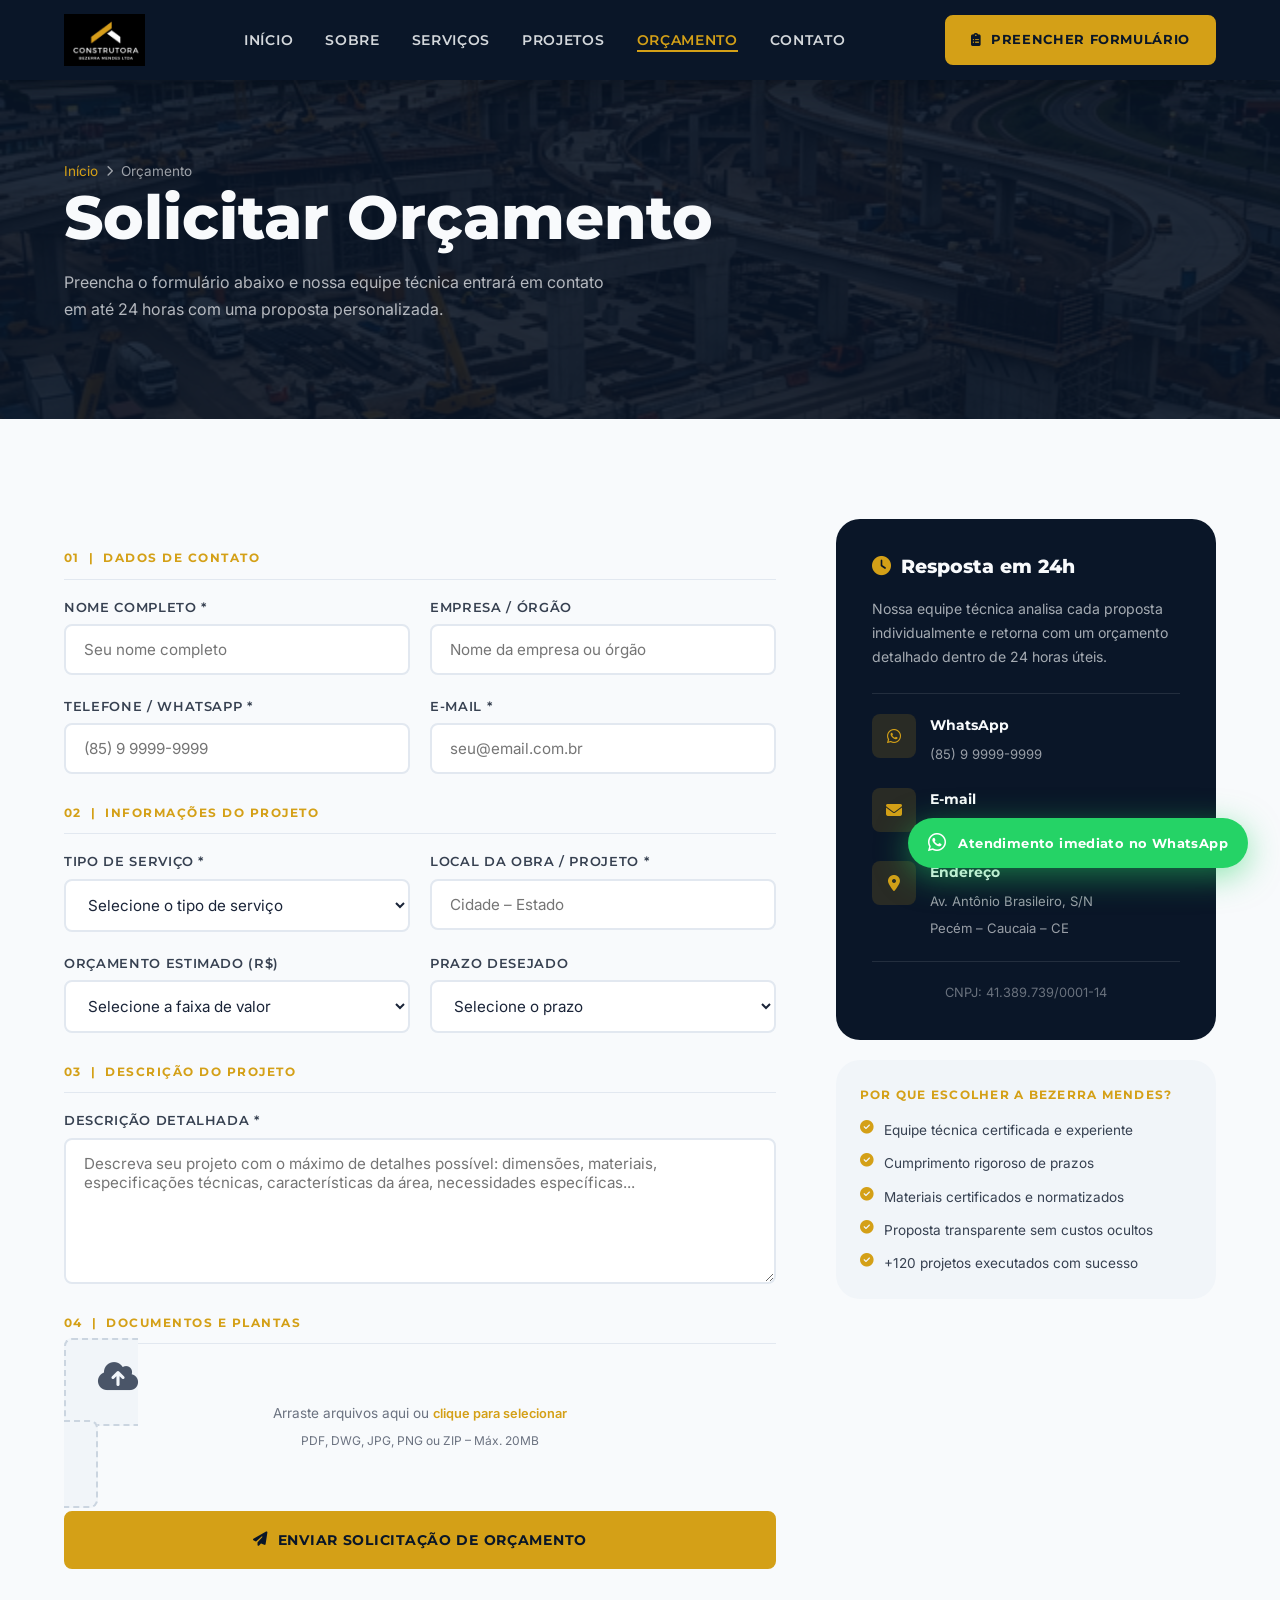
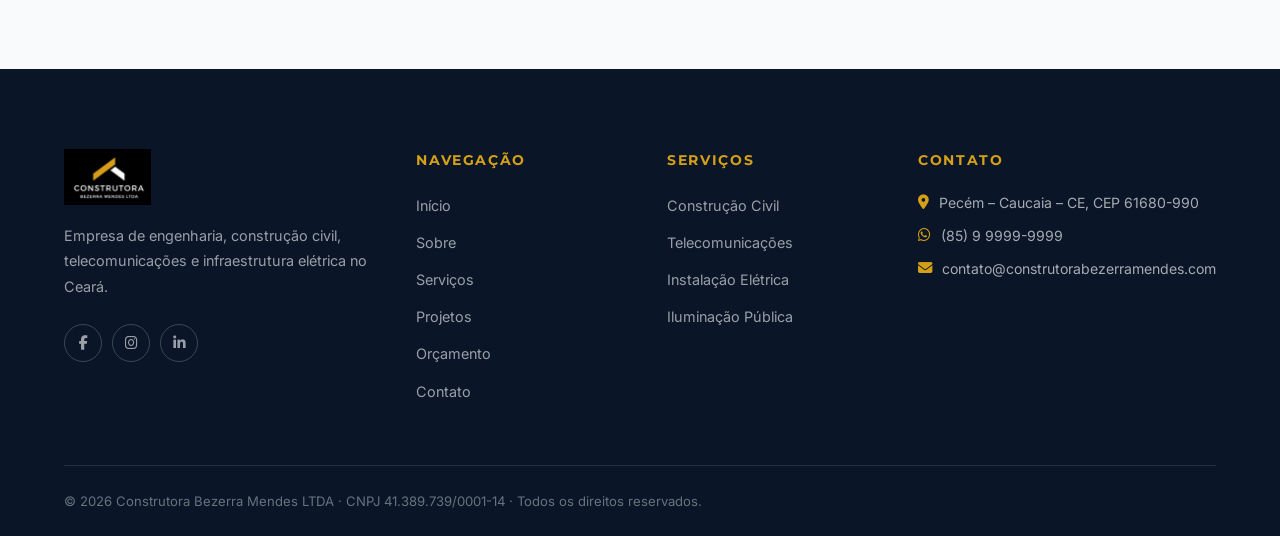
<file: Bezerra-Mendes/orcamento.html>
<!DOCTYPE html>
<html lang="pt-BR">
<head>
  <meta charset="UTF-8" />
  <meta name="viewport" content="width=device-width, initial-scale=1.0" />
  <meta name="description" content="Solicite um orçamento para obras de construção civil, telecomunicações e infraestrutura elétrica com a Construtora Bezerra Mendes LTDA no Ceará." />
  <title>Solicitar Orçamento – Construtora Bezerra Mendes LTDA</title>
  <link rel="icon" type="image/png" href="assets/images/logo.png?v=2" />
  <link rel="shortcut icon" href="favicon.ico?v=2" type="image/x-icon" />
  <link rel="apple-touch-icon" href="assets/images/logo.png" />
  <meta property="og:title" content="Orçamento – Construtora Bezerra Mendes LTDA" />
  <meta property="og:description" content="Solicite um orçamento para seu projeto de engenharia ou infraestrutura." />
  <meta property="og:image" content="https://construtorabezerramendes.com/assets/images/logo.png" />
  <meta property="og:url" content="https://construtorabezerramendes.com/orcamento.html" />
  <link rel="stylesheet" href="css/style.css" />
  <link rel="stylesheet" href="https://cdnjs.cloudflare.com/ajax/libs/font-awesome/6.5.0/css/all.min.css" />
  <style>
    .orcamento-layout { display: grid; grid-template-columns: 1fr 380px; gap: 60px; align-items: start; }
    .orcamento-sidebar { position: sticky; top: 120px; }
    .sidebar-card { background: var(--navy); border-radius: var(--radius-xl); padding: 36px; color: var(--white); }
    .sidebar-card h3 { color: var(--white); margin-bottom: 20px; font-size: 1.2rem; }
    .sc-item { display: flex; gap: 14px; margin-bottom: 20px; }
    .sc-icon { width: 44px; height: 44px; border-radius: var(--radius); background: rgba(212,160,23,0.15); display: flex; align-items: center; justify-content: center; flex-shrink: 0; }
    .sc-icon i { color: var(--gold); font-size: 1rem; }
    .sc-body strong { display: block; font-family: var(--font-heading); font-size: 0.85rem; color: var(--white); margin-bottom: 3px; }
    .sc-body span { font-size: 0.82rem; color: rgba(248,250,252,0.6); }
    .sidebar-divider { height: 1px; background: rgba(255,255,255,0.1); margin: 20px 0; }
    .form-section-title { font-family: var(--font-heading); font-size: 0.78rem; font-weight: 700; letter-spacing: 0.12em; text-transform: uppercase; color: var(--gold); margin: 28px 0 16px; padding-bottom: 10px; border-bottom: 1px solid var(--gray-200); }
    .form-success { display: none; align-items: center; gap: 14px; padding: 20px; background: rgba(37,211,102,0.1); border: 1px solid rgba(37,211,102,0.3); border-radius: var(--radius); margin-top: 16px; }
    .form-success i { color: #25D366; font-size: 1.3rem; }
    .form-success p { color: var(--text-dark); margin: 0; font-weight: 500; }
    .file-upload-area { border: 2px dashed var(--gray-300); border-radius: var(--radius); padding: 32px; text-align: center; cursor: pointer; transition: var(--transition); background: var(--gray-100); }
    .file-upload-area:hover { border-color: var(--gold); background: rgba(212,160,23,0.04); }
    .file-upload-area i { font-size: 2rem; color: var(--steel); margin-bottom: 10px; }
    .file-upload-area p { margin: 0; font-size: 0.85rem; color: var(--text-light); }
    .file-upload-area span { font-size: 0.8rem; color: var(--gold); font-weight: 600; }
    @media(max-width:900px){ .orcamento-layout{ grid-template-columns:1fr; } .orcamento-sidebar{ position:static; } }
  </style>
</head>
<body>
  <div id="preloader"><img src="assets/images/logo.png" alt="Bezerra Mendes" class="preloader-logo" /><div class="preloader-bar"><div class="preloader-bar-inner"></div></div></div>

  <nav id="navbar">
    <div class="container nav-inner">
      <a href="index.html" class="nav-logo"><img src="assets/images/logo.png" alt="Construtora Bezerra Mendes LTDA" /></a>
      <ul class="nav-links">
        <li><a href="index.html">Início</a></li><li><a href="sobre.html">Sobre</a></li>
        <li><a href="servicos.html">Serviços</a></li><li><a href="projetos.html">Projetos</a></li>
        <li><a href="orcamento.html" class="active">Orçamento</a></li><li><a href="contato.html">Contato</a></li>
      </ul>
      <a href="#formulario" class="btn btn-primary nav-cta"><i class="fas fa-clipboard-list"></i> Preencher Formulário</a>
      <button class="hamburger" aria-label="Menu"><span></span><span></span><span></span></button>
    </div>
  </nav>
  <div class="mobile-menu">
    <a href="index.html">Início</a><a href="sobre.html">Sobre</a><a href="servicos.html">Serviços</a>
    <a href="projetos.html">Projetos</a><a href="orcamento.html">Orçamento</a><a href="contato.html">Contato</a>
    <a href="orcamento.html" class="btn btn-primary">Preencher Formulário</a>
  </div>

  <section class="page-hero">
    <div class="container">
      <nav class="breadcrumb"><a href="index.html">Início</a><i class="fas fa-chevron-right"></i><span>Orçamento</span></nav>
      <h1 class="reveal">Solicitar Orçamento</h1>
      <p style="color:rgba(248,250,252,0.7);max-width:560px;" class="reveal delay-1">Preencha o formulário abaixo e nossa equipe técnica entrará em contato em até 24 horas com uma proposta personalizada.</p>
    </div>
  </section>

  <section class="section" id="formulario">
    <div class="container">
      <div class="orcamento-layout">

        <!-- FORM -->
        <div class="reveal">
          <form class="validated-form" id="form-orcamento" novalidate>

            <div class="form-section-title">01 &nbsp;|&nbsp; Dados de Contato</div>
            <div class="form-grid">
              <div class="form-group">
                <label for="nome">Nome Completo *</label>
                <input type="text" id="nome" name="nome" placeholder="Seu nome completo" required />
                <span class="error-msg">Por favor, informe seu nome.</span>
              </div>
              <div class="form-group">
                <label for="empresa">Empresa / Órgão</label>
                <input type="text" id="empresa" name="empresa" placeholder="Nome da empresa ou órgão" />
              </div>
              <div class="form-group">
                <label for="telefone">Telefone / WhatsApp *</label>
                <input type="tel" id="telefone" name="telefone" placeholder="(85) 9 9999-9999" required />
                <span class="error-msg">Informe um telefone para contato.</span>
              </div>
              <div class="form-group">
                <label for="email">E-mail *</label>
                <input type="email" id="email" name="email" placeholder="seu@email.com.br" required />
                <span class="error-msg">Informe um e-mail válido.</span>
              </div>
            </div>

            <div class="form-section-title">02 &nbsp;|&nbsp; Informações do Projeto</div>
            <div class="form-grid">
              <div class="form-group">
                <label for="servico">Tipo de Serviço *</label>
                <select id="servico" name="servico" required>
                  <option value="">Selecione o tipo de serviço</option>
                  <option>Construção de Edifícios / Obras Civis</option>
                  <option>Infraestrutura de Telecomunicações</option>
                  <option>Instalação e Manutenção Elétrica</option>
                  <option>Iluminação Pública e Sinalização</option>
                  <option>Redes de Comunicação e Provedores</option>
                  <option>Suporte Técnico em Tecnologia</option>
                  <option>Monitoramento Eletrônico</option>
                  <option>Manutenção de Equipamentos</option>
                  <option>Outro / Múltiplos Serviços</option>
                </select>
                <span class="error-msg">Selecione o tipo de serviço.</span>
              </div>
              <div class="form-group">
                <label for="local">Local da Obra / Projeto *</label>
                <input type="text" id="local" name="local" placeholder="Cidade – Estado" required />
                <span class="error-msg">Informe o local do projeto.</span>
              </div>
              <div class="form-group">
                <label for="orcamento_estimado">Orçamento Estimado (R$)</label>
                <select id="orcamento_estimado" name="orcamento_estimado">
                  <option value="">Selecione a faixa de valor</option>
                  <option>Até R$ 50.000</option>
                  <option>R$ 50.001 – R$ 200.000</option>
                  <option>R$ 200.001 – R$ 500.000</option>
                  <option>R$ 500.001 – R$ 1.000.000</option>
                  <option>Acima de R$ 1.000.000</option>
                  <option>A definir</option>
                </select>
              </div>
              <div class="form-group">
                <label for="prazo">Prazo Desejado</label>
                <select id="prazo" name="prazo">
                  <option value="">Selecione o prazo</option>
                  <option>Urgente – até 30 dias</option>
                  <option>Curto prazo – 1 a 3 meses</option>
                  <option>Médio prazo – 3 a 6 meses</option>
                  <option>Longo prazo – acima de 6 meses</option>
                  <option>A definir</option>
                </select>
              </div>
            </div>

            <div class="form-section-title">03 &nbsp;|&nbsp; Descrição do Projeto</div>
            <div class="form-group">
              <label for="descricao">Descrição Detalhada *</label>
              <textarea id="descricao" name="descricao" rows="6" placeholder="Descreva seu projeto com o máximo de detalhes possível: dimensões, materiais, especificações técnicas, características da área, necessidades específicas..." required></textarea>
              <span class="error-msg">Descreva o projeto para que possamos elaborar uma proposta adequada.</span>
            </div>

            <div class="form-section-title">04 &nbsp;|&nbsp; Documentos e Plantas</div>
            <label class="file-upload-area" for="documentos">
              <i class="fas fa-cloud-upload-alt"></i>
              <p>Arraste arquivos aqui ou <span>clique para selecionar</span></p>
              <p style="margin-top:6px;font-size:0.75rem;color:var(--text-light);">PDF, DWG, JPG, PNG ou ZIP – Máx. 20MB</p>
              <input type="file" id="documentos" name="documentos" multiple accept=".pdf,.dwg,.jpg,.jpeg,.png,.zip" style="display:none;" />
            </label>

            <div style="margin-top: 32px;">
              <button type="submit" class="btn btn-primary" style="width:100%;justify-content:center;padding:18px;">
                <i class="fas fa-paper-plane"></i> Enviar Solicitação de Orçamento
              </button>
            </div>

            <div class="form-success" id="form-success">
              <i class="fas fa-check-circle"></i>
              <p>Solicitação enviada com sucesso! Nossa equipe entrará em contato em até 24 horas.</p>
            </div>

          </form>
        </div>

        <!-- SIDEBAR -->
        <div class="orcamento-sidebar reveal-right">
          <div class="sidebar-card">
            <h3><i class="fas fa-clock" style="color:var(--gold);margin-right:10px;"></i>Resposta em 24h</h3>
            <p style="color:rgba(248,250,252,0.65);font-size:0.88rem;margin-bottom:24px;">Nossa equipe técnica analisa cada proposta individualmente e retorna com um orçamento detalhado dentro de 24 horas úteis.</p>
            <div class="sidebar-divider"></div>
            <div class="sc-item">
              <div class="sc-icon"><i class="fab fa-whatsapp"></i></div>
              <div class="sc-body">
                <strong>WhatsApp</strong>
                <span><a href="#" class="whatsapp-link" style="color:rgba(248,250,252,0.6);">(85) 9 9999-9999</a></span>
              </div>
            </div>
            <div class="sc-item">
              <div class="sc-icon"><i class="fas fa-envelope"></i></div>
              <div class="sc-body">
                <strong>E-mail</strong>
                <span>contato@construtorabezerramendes.com</span>
              </div>
            </div>
            <div class="sc-item">
              <div class="sc-icon"><i class="fas fa-map-marker-alt"></i></div>
              <div class="sc-body">
                <strong>Endereço</strong>
                <span>Av. Antônio Brasileiro, S/N<br/>Pecém – Caucaia – CE</span>
              </div>
            </div>
            <div class="sidebar-divider"></div>
            <p style="font-size:0.8rem;color:rgba(248,250,252,0.4);margin:0;text-align:center;">CNPJ: 41.389.739/0001-14</p>
          </div>

          <div style="margin-top:20px;padding:24px;background:var(--gray-100);border-radius:var(--radius-xl);">
            <p style="font-family:var(--font-heading);font-size:0.78rem;font-weight:700;letter-spacing:0.1em;text-transform:uppercase;color:var(--gold);margin-bottom:14px;">Por que escolher a Bezerra Mendes?</p>
            <ul style="display:flex;flex-direction:column;gap:10px;">
              <li style="display:flex;gap:10px;font-size:0.85rem;color:var(--text-mid);align-items:flex-start;">
                <i class="fas fa-check-circle" style="color:var(--gold);margin-top:2px;flex-shrink:0;"></i>
                <span>Equipe técnica certificada e experiente</span>
              </li>
              <li style="display:flex;gap:10px;font-size:0.85rem;color:var(--text-mid);align-items:flex-start;">
                <i class="fas fa-check-circle" style="color:var(--gold);margin-top:2px;flex-shrink:0;"></i>
                <span>Cumprimento rigoroso de prazos</span>
              </li>
              <li style="display:flex;gap:10px;font-size:0.85rem;color:var(--text-mid);align-items:flex-start;">
                <i class="fas fa-check-circle" style="color:var(--gold);margin-top:2px;flex-shrink:0;"></i>
                <span>Materiais certificados e normatizados</span>
              </li>
              <li style="display:flex;gap:10px;font-size:0.85rem;color:var(--text-mid);align-items:flex-start;">
                <i class="fas fa-check-circle" style="color:var(--gold);margin-top:2px;flex-shrink:0;"></i>
                <span>Proposta transparente sem custos ocultos</span>
              </li>
              <li style="display:flex;gap:10px;font-size:0.85rem;color:var(--text-mid);align-items:flex-start;">
                <i class="fas fa-check-circle" style="color:var(--gold);margin-top:2px;flex-shrink:0;"></i>
                <span>+120 projetos executados com sucesso</span>
              </li>
            </ul>
          </div>
        </div>
      </div>
    </div>
  </section>

  <footer class="footer">
    <div class="container">
      <div class="footer-grid">
        <div>
          <div class="footer-logo"><img src="assets/images/logo.png" alt="Construtora Bezerra Mendes LTDA" /></div>
          <p class="footer-desc">Empresa de engenharia, construção civil, telecomunicações e infraestrutura elétrica no Ceará.</p>
          <div class="footer-social">
            <a href="#" aria-label="Facebook"><i class="fab fa-facebook-f"></i></a>
            <a href="#" aria-label="Instagram"><i class="fab fa-instagram"></i></a>
            <a href="#" aria-label="LinkedIn"><i class="fab fa-linkedin-in"></i></a>
          </div>
        </div>
        <div>
          <div class="footer-heading">Navegação</div>
          <ul class="footer-links">
            <li><a href="index.html">Início</a></li><li><a href="sobre.html">Sobre</a></li>
            <li><a href="servicos.html">Serviços</a></li><li><a href="projetos.html">Projetos</a></li>
            <li><a href="orcamento.html">Orçamento</a></li><li><a href="contato.html">Contato</a></li>
          </ul>
        </div>
        <div>
          <div class="footer-heading">Serviços</div>
          <ul class="footer-links">
            <li><a href="servicos.html">Construção Civil</a></li>
            <li><a href="servicos.html">Telecomunicações</a></li>
            <li><a href="servicos.html">Instalação Elétrica</a></li>
            <li><a href="servicos.html">Iluminação Pública</a></li>
          </ul>
        </div>
        <div>
          <div class="footer-heading">Contato</div>
          <ul class="footer-contact">
            <li><i class="fas fa-map-marker-alt"></i><span>Pecém – Caucaia – CE, CEP 61680-990</span></li>
            <li><i class="fab fa-whatsapp"></i><span><a href="#" class="whatsapp-link">(85) 9 9999-9999</a></span></li>
            <li><i class="fas fa-envelope"></i><span>contato@construtorabezerramendes.com</span></li>
          </ul>
        </div>
      </div>
      <div class="footer-bottom">
        <p>© 2026 Construtora Bezerra Mendes LTDA · CNPJ 41.389.739/0001-14 · Todos os direitos reservados.</p>
      </div>
    </div>
  </footer>
  <a id="whatsapp-float" href="#" aria-label="WhatsApp"><i class="fab fa-whatsapp"></i><span class="wa-text">Atendimento imediato no WhatsApp</span></a>
  <button id="back-to-top" aria-label="Voltar ao topo"><i class="fas fa-chevron-up"></i></button>
  <script src="js/main.js"></script>
  <script src="js/forms.js"></script>
  <script>
    // File upload label update
    document.getElementById('documentos').addEventListener('change', function(){
      const label = this.closest('.file-upload-area').querySelector('p');
      label.textContent = this.files.length ? `${this.files.length} arquivo(s) selecionado(s)` : 'Arraste arquivos aqui ou';
    });
    // Link form-success to DOM
    const form = document.getElementById('form-orcamento');
    if(form){ form.querySelector('.form-success') || form.appendChild(document.getElementById('form-success')); }
  </script>
</body>
</html>
</file>
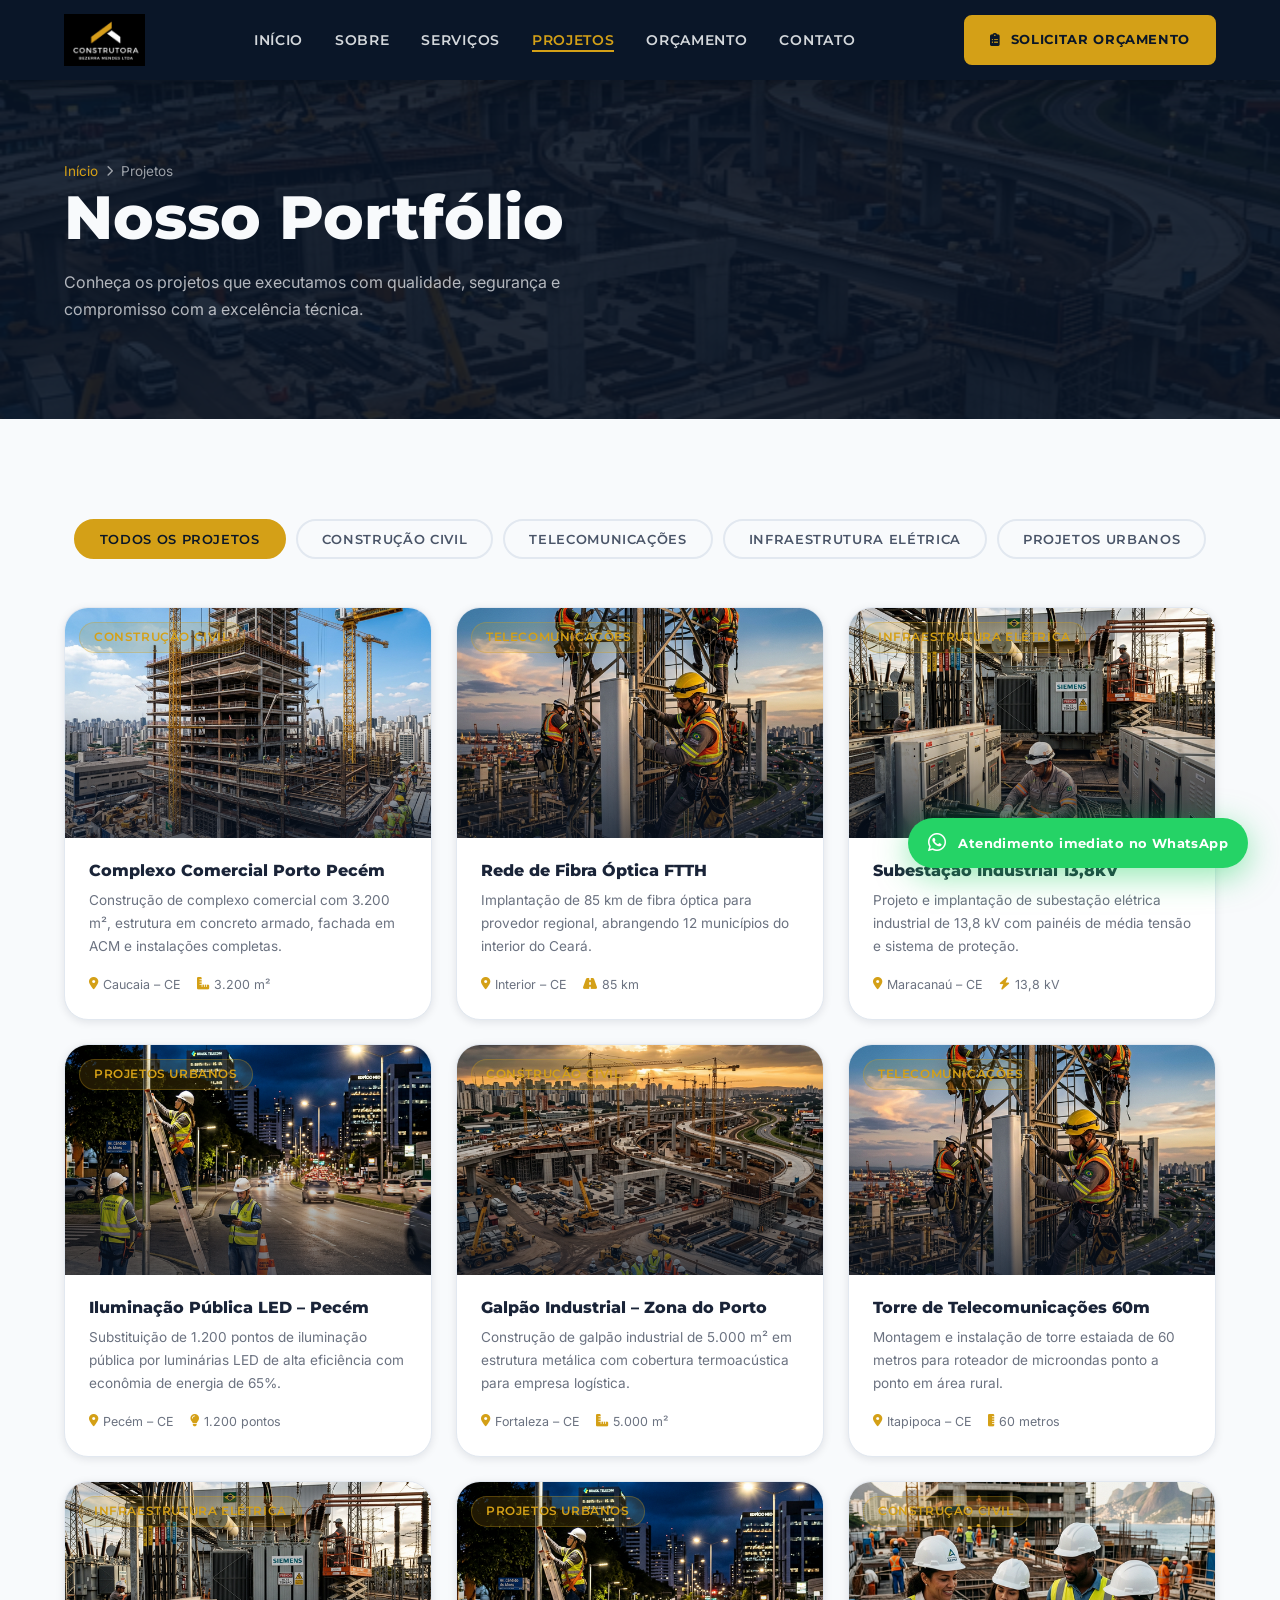
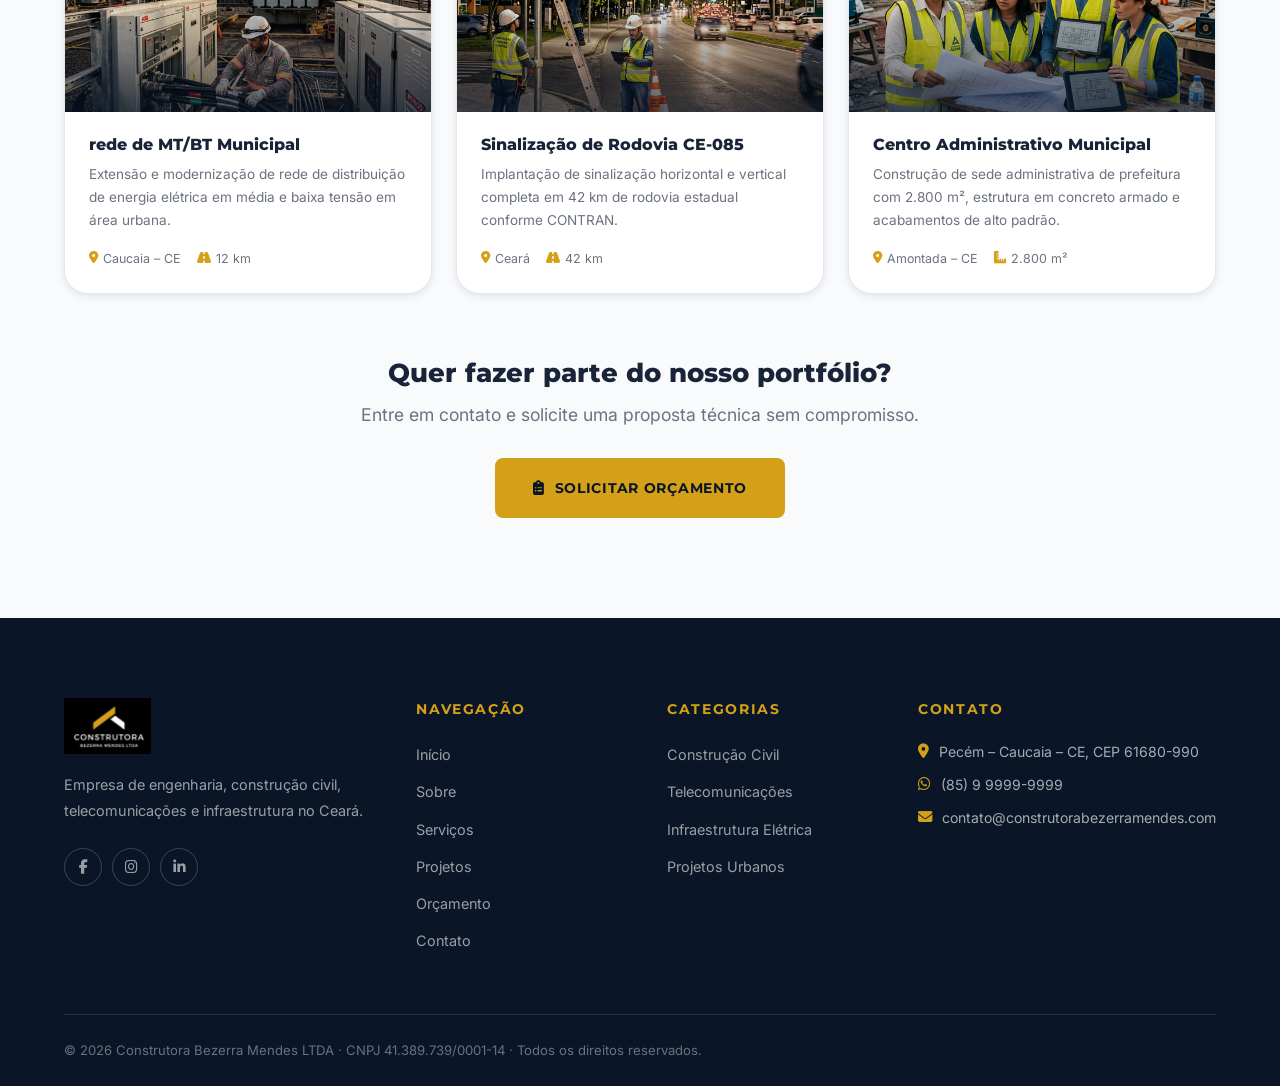
<file: Bezerra-Mendes/projetos.html>
<!DOCTYPE html>
<html lang="pt-BR">
<head>
  <meta charset="UTF-8" />
  <meta name="viewport" content="width=device-width, initial-scale=1.0" />
  <meta name="description" content="Portfólio de projetos da Construtora Bezerra Mendes LTDA – construção civil, telecomunicações, infraestrutura elétrica e projetos urbanos no Ceará." />
  <meta name="keywords" content="projetos de engenharia Ceará, construtora, obras, telecomunicações, infraestrutura elétrica, iluminação pública" />
  <title>Projetos – Construtora Bezerra Mendes LTDA</title>
  <link rel="icon" type="image/png" href="assets/images/logo.png?v=2" />
  <link rel="shortcut icon" href="favicon.ico?v=2" type="image/x-icon" />
  <link rel="apple-touch-icon" href="assets/images/logo.png" />
  <meta property="og:title" content="Projetos – Construtora Bezerra Mendes LTDA" />
  <meta property="og:description" content="Confira nosso portfólio de obras e infraestrutura." />
  <meta property="og:image" content="https://construtorabezerramendes.com/assets/images/logo.png" />
  <meta property="og:url" content="https://construtorabezerramendes.com/projetos.html" />
  <link rel="stylesheet" href="css/style.css" />
  <link rel="stylesheet" href="https://cdnjs.cloudflare.com/ajax/libs/font-awesome/6.5.0/css/all.min.css" />
  <style>
    .filter-bar {
      display: flex;
      flex-wrap: wrap;
      gap: 10px;
      margin-bottom: 48px;
      justify-content: center;
    }
    .filter-btn {
      padding: 10px 24px;
      border-radius: 100px;
      border: 2px solid var(--gray-200);
      background: none;
      font-family: var(--font-heading);
      font-size: 0.82rem;
      font-weight: 600;
      letter-spacing: 0.05em;
      text-transform: uppercase;
      color: var(--steel);
      cursor: pointer;
      transition: var(--transition);
    }
    .filter-btn:hover, .filter-btn.active {
      background: var(--gold);
      border-color: var(--gold);
      color: var(--navy);
    }
    .projects-grid {
      display: grid;
      grid-template-columns: repeat(3, 1fr);
      gap: 24px;
    }
    .project-card {
      border-radius: var(--radius-xl);
      overflow: hidden;
      background: var(--white-pure);
      border: 1px solid var(--gray-200);
      box-shadow: var(--shadow-sm);
      transition: var(--transition);
    }
    .project-card.show { opacity: 1; transform: scale(1); }
    .project-card:not(.show) { opacity: 0; transform: scale(0.95); }
    .project-card:hover { transform: translateY(-8px); box-shadow: var(--shadow-lg); border-color: transparent; }
    .pc-img {
      position: relative;
      height: 230px;
      background-size: cover;
      background-position: center;
      overflow: hidden;
    }
    .pc-img::after { content:''; position:absolute; inset:0; background: linear-gradient(to top, rgba(10,22,40,0.65), transparent 55%); }
    .pc-img .badge { position: absolute; top: 14px; left: 14px; z-index: 2; }
    .pc-body { padding: 24px; }
    .pc-body h4 { font-size: 1rem; color: var(--text-dark); margin-bottom: 8px; }
    .pc-body p { font-size: 0.85rem; color: var(--text-light); line-height: 1.7; margin-bottom: 16px; }
    .pc-meta { display: flex; gap: 16px; font-size: 0.78rem; color: var(--text-light); flex-wrap: wrap; }
    .pc-meta span { display: flex; align-items: center; gap: 5px; }
    .pc-meta i { color: var(--gold); }

    @media(max-width:900px){ .projects-grid{ grid-template-columns: repeat(2,1fr); } }
    @media(max-width:560px){ .projects-grid{ grid-template-columns: 1fr; } }
  </style>
</head>
<body>
  <div id="preloader"><img src="assets/images/logo.png" alt="Bezerra Mendes" class="preloader-logo" /><div class="preloader-bar"><div class="preloader-bar-inner"></div></div></div>

  <nav id="navbar">
    <div class="container nav-inner">
      <a href="index.html" class="nav-logo"><img src="assets/images/logo.png" alt="Construtora Bezerra Mendes LTDA" /></a>
      <ul class="nav-links">
        <li><a href="index.html">Início</a></li><li><a href="sobre.html">Sobre</a></li>
        <li><a href="servicos.html">Serviços</a></li><li><a href="projetos.html" class="active">Projetos</a></li>
        <li><a href="orcamento.html">Orçamento</a></li><li><a href="contato.html">Contato</a></li>
      </ul>
      <a href="orcamento.html" class="btn btn-primary nav-cta"><i class="fas fa-clipboard-list"></i> Solicitar Orçamento</a>
      <button class="hamburger" aria-label="Menu"><span></span><span></span><span></span></button>
    </div>
  </nav>
  <div class="mobile-menu">
    <a href="index.html">Início</a><a href="sobre.html">Sobre</a><a href="servicos.html">Serviços</a>
    <a href="projetos.html">Projetos</a><a href="orcamento.html">Orçamento</a><a href="contato.html">Contato</a>
    <a href="orcamento.html" class="btn btn-primary">Solicitar Orçamento</a>
  </div>

  <section class="page-hero">
    <div class="container">
      <nav class="breadcrumb"><a href="index.html">Início</a><i class="fas fa-chevron-right"></i><span>Projetos</span></nav>
      <h1 class="reveal">Nosso Portfólio</h1>
      <p style="color:rgba(248,250,252,0.7);max-width:580px;" class="reveal delay-1">Conheça os projetos que executamos com qualidade, segurança e compromisso com a excelência técnica.</p>
    </div>
  </section>

  <section class="section">
    <div class="container">

      <!-- Filter Bar -->
      <div class="filter-bar reveal">
        <button class="filter-btn active" data-filter="all">Todos os Projetos</button>
        <button class="filter-btn" data-filter="civil">Construção Civil</button>
        <button class="filter-btn" data-filter="telecom">Telecomunicações</button>
        <button class="filter-btn" data-filter="eletrica">Infraestrutura Elétrica</button>
        <button class="filter-btn" data-filter="urbano">Projetos Urbanos</button>
      </div>

      <div class="projects-grid">

        <div class="project-card" data-category="civil">
          <div class="pc-img" style="background-image:url('assets/images/building_construction.jpg')">
            <span class="badge">Construção Civil</span>
          </div>
          <div class="pc-body">
            <h4>Complexo Comercial Porto Pecém</h4>
            <p>Construção de complexo comercial com 3.200 m², estrutura em concreto armado, fachada em ACM e instalações completas.</p>
            <div class="pc-meta">
              <span><i class="fas fa-map-marker-alt"></i> Caucaia – CE</span>
              <span><i class="fas fa-ruler-combined"></i> 3.200 m²</span>
            </div>
          </div>
        </div>

        <div class="project-card" data-category="telecom">
          <div class="pc-img" style="background-image:url('assets/images/hero_telecom.jpg')">
            <span class="badge">Telecomunicações</span>
          </div>
          <div class="pc-body">
            <h4>Rede de Fibra Óptica FTTH</h4>
            <p>Implantação de 85 km de fibra óptica para provedor regional, abrangendo 12 municípios do interior do Ceará.</p>
            <div class="pc-meta">
              <span><i class="fas fa-map-marker-alt"></i> Interior – CE</span>
              <span><i class="fas fa-road"></i> 85 km</span>
            </div>
          </div>
        </div>

        <div class="project-card" data-category="eletrica">
          <div class="pc-img" style="background-image:url('assets/images/electrical_infra.jpg')">
            <span class="badge">Infraestrutura Elétrica</span>
          </div>
          <div class="pc-body">
            <h4>Subestação Industrial 13,8kV</h4>
            <p>Projeto e implantação de subestação elétrica industrial de 13,8 kV com painéis de média tensão e sistema de proteção.</p>
            <div class="pc-meta">
              <span><i class="fas fa-map-marker-alt"></i> Maracanaú – CE</span>
              <span><i class="fas fa-bolt"></i> 13,8 kV</span>
            </div>
          </div>
        </div>

        <div class="project-card" data-category="urbano">
          <div class="pc-img" style="background-image:url('assets/images/urban_lighting.jpg')">
            <span class="badge">Projetos Urbanos</span>
          </div>
          <div class="pc-body">
            <h4>Iluminação Pública LED – Pecém</h4>
            <p>Substituição de 1.200 pontos de iluminação pública por luminárias LED de alta eficiência com econômia de energia de 65%.</p>
            <div class="pc-meta">
              <span><i class="fas fa-map-marker-alt"></i> Pecém – CE</span>
              <span><i class="fas fa-lightbulb"></i> 1.200 pontos</span>
            </div>
          </div>
        </div>

        <div class="project-card" data-category="civil">
          <div class="pc-img" style="background-image:url('assets/images/hero_construction.jpg')">
            <span class="badge">Construção Civil</span>
          </div>
          <div class="pc-body">
            <h4>Galpão Industrial – Zona do Porto</h4>
            <p>Construção de galpão industrial de 5.000 m² em estrutura metálica com cobertura termoacústica para empresa logística.</p>
            <div class="pc-meta">
              <span><i class="fas fa-map-marker-alt"></i> Fortaleza – CE</span>
              <span><i class="fas fa-ruler-combined"></i> 5.000 m²</span>
            </div>
          </div>
        </div>

        <div class="project-card" data-category="telecom">
          <div class="pc-img" style="background-image:url('assets/images/hero_telecom.jpg')">
            <span class="badge">Telecomunicações</span>
          </div>
          <div class="pc-body">
            <h4>Torre de Telecomunicações 60m</h4>
            <p>Montagem e instalação de torre estaiada de 60 metros para roteador de microondas ponto a ponto em área rural.</p>
            <div class="pc-meta">
              <span><i class="fas fa-map-marker-alt"></i> Itapipoca – CE</span>
              <span><i class="fas fa-ruler-vertical"></i> 60 metros</span>
            </div>
          </div>
        </div>

        <div class="project-card" data-category="eletrica">
          <div class="pc-img" style="background-image:url('assets/images/electrical_infra.jpg')">
            <span class="badge">Infraestrutura Elétrica</span>
          </div>
          <div class="pc-body">
            <h4>rede de MT/BT Municipal</h4>
            <p>Extensão e modernização de rede de distribuição de energia elétrica em média e baixa tensão em área urbana.</p>
            <div class="pc-meta">
              <span><i class="fas fa-map-marker-alt"></i> Caucaia – CE</span>
              <span><i class="fas fa-road"></i> 12 km</span>
            </div>
          </div>
        </div>

        <div class="project-card" data-category="urbano">
          <div class="pc-img" style="background-image:url('assets/images/urban_lighting.jpg')">
            <span class="badge">Projetos Urbanos</span>
          </div>
          <div class="pc-body">
            <h4>Sinalização de Rodovia CE-085</h4>
            <p>Implantação de sinalização horizontal e vertical completa em 42 km de rodovia estadual conforme CONTRAN.</p>
            <div class="pc-meta">
              <span><i class="fas fa-map-marker-alt"></i> Ceará</span>
              <span><i class="fas fa-road"></i> 42 km</span>
            </div>
          </div>
        </div>

        <div class="project-card" data-category="civil">
          <div class="pc-img" style="background-image:url('assets/images/engineering_team.jpg')">
            <span class="badge">Construção Civil</span>
          </div>
          <div class="pc-body">
            <h4>Centro Administrativo Municipal</h4>
            <p>Construção de sede administrativa de prefeitura com 2.800 m², estrutura em concreto armado e acabamentos de alto padrão.</p>
            <div class="pc-meta">
              <span><i class="fas fa-map-marker-alt"></i> Amontada – CE</span>
              <span><i class="fas fa-ruler-combined"></i> 2.800 m²</span>
            </div>
          </div>
        </div>

      </div><!-- /projects-grid -->

      <!-- CTA -->
      <div class="text-center reveal" style="margin-top:64px;">
        <h3 style="margin-bottom:12px;">Quer fazer parte do nosso portfólio?</h3>
        <p class="section-subtitle" style="margin:0 auto 28px;">Entre em contato e solicite uma proposta técnica sem compromisso.</p>
        <a href="orcamento.html" class="btn btn-primary"><i class="fas fa-clipboard-list"></i> Solicitar Orçamento</a>
      </div>

    </div>
  </section>

  <footer class="footer">
    <div class="container">
      <div class="footer-grid">
        <div>
          <div class="footer-logo"><img src="assets/images/logo.png" alt="Construtora Bezerra Mendes LTDA" /></div>
          <p class="footer-desc">Empresa de engenharia, construção civil, telecomunicações e infraestrutura no Ceará.</p>
          <div class="footer-social">
            <a href="#" aria-label="Facebook"><i class="fab fa-facebook-f"></i></a>
            <a href="#" aria-label="Instagram"><i class="fab fa-instagram"></i></a>
            <a href="#" aria-label="LinkedIn"><i class="fab fa-linkedin-in"></i></a>
          </div>
        </div>
        <div>
          <div class="footer-heading">Navegação</div>
          <ul class="footer-links">
            <li><a href="index.html">Início</a></li><li><a href="sobre.html">Sobre</a></li>
            <li><a href="servicos.html">Serviços</a></li><li><a href="projetos.html">Projetos</a></li>
            <li><a href="orcamento.html">Orçamento</a></li><li><a href="contato.html">Contato</a></li>
          </ul>
        </div>
        <div>
          <div class="footer-heading">Categorias</div>
          <ul class="footer-links">
            <li><a href="projetos.html">Construção Civil</a></li>
            <li><a href="projetos.html">Telecomunicações</a></li>
            <li><a href="projetos.html">Infraestrutura Elétrica</a></li>
            <li><a href="projetos.html">Projetos Urbanos</a></li>
          </ul>
        </div>
        <div>
          <div class="footer-heading">Contato</div>
          <ul class="footer-contact">
            <li><i class="fas fa-map-marker-alt"></i><span>Pecém – Caucaia – CE, CEP 61680-990</span></li>
            <li><i class="fab fa-whatsapp"></i><span><a href="#" class="whatsapp-link">(85) 9 9999-9999</a></span></li>
            <li><i class="fas fa-envelope"></i><span>contato@construtorabezerramendes.com</span></li>
          </ul>
        </div>
      </div>
      <div class="footer-bottom">
        <p>© 2026 Construtora Bezerra Mendes LTDA · CNPJ 41.389.739/0001-14 · Todos os direitos reservados.</p>
      </div>
    </div>
  </footer>

  <a id="whatsapp-float" href="#" aria-label="WhatsApp"><i class="fab fa-whatsapp"></i><span class="wa-text">Atendimento imediato no WhatsApp</span></a>
  <button id="back-to-top" aria-label="Voltar ao topo"><i class="fas fa-chevron-up"></i></button>
  <script src="js/main.js"></script>
  <script src="js/projects.js"></script>
</body>
</html>
</file>
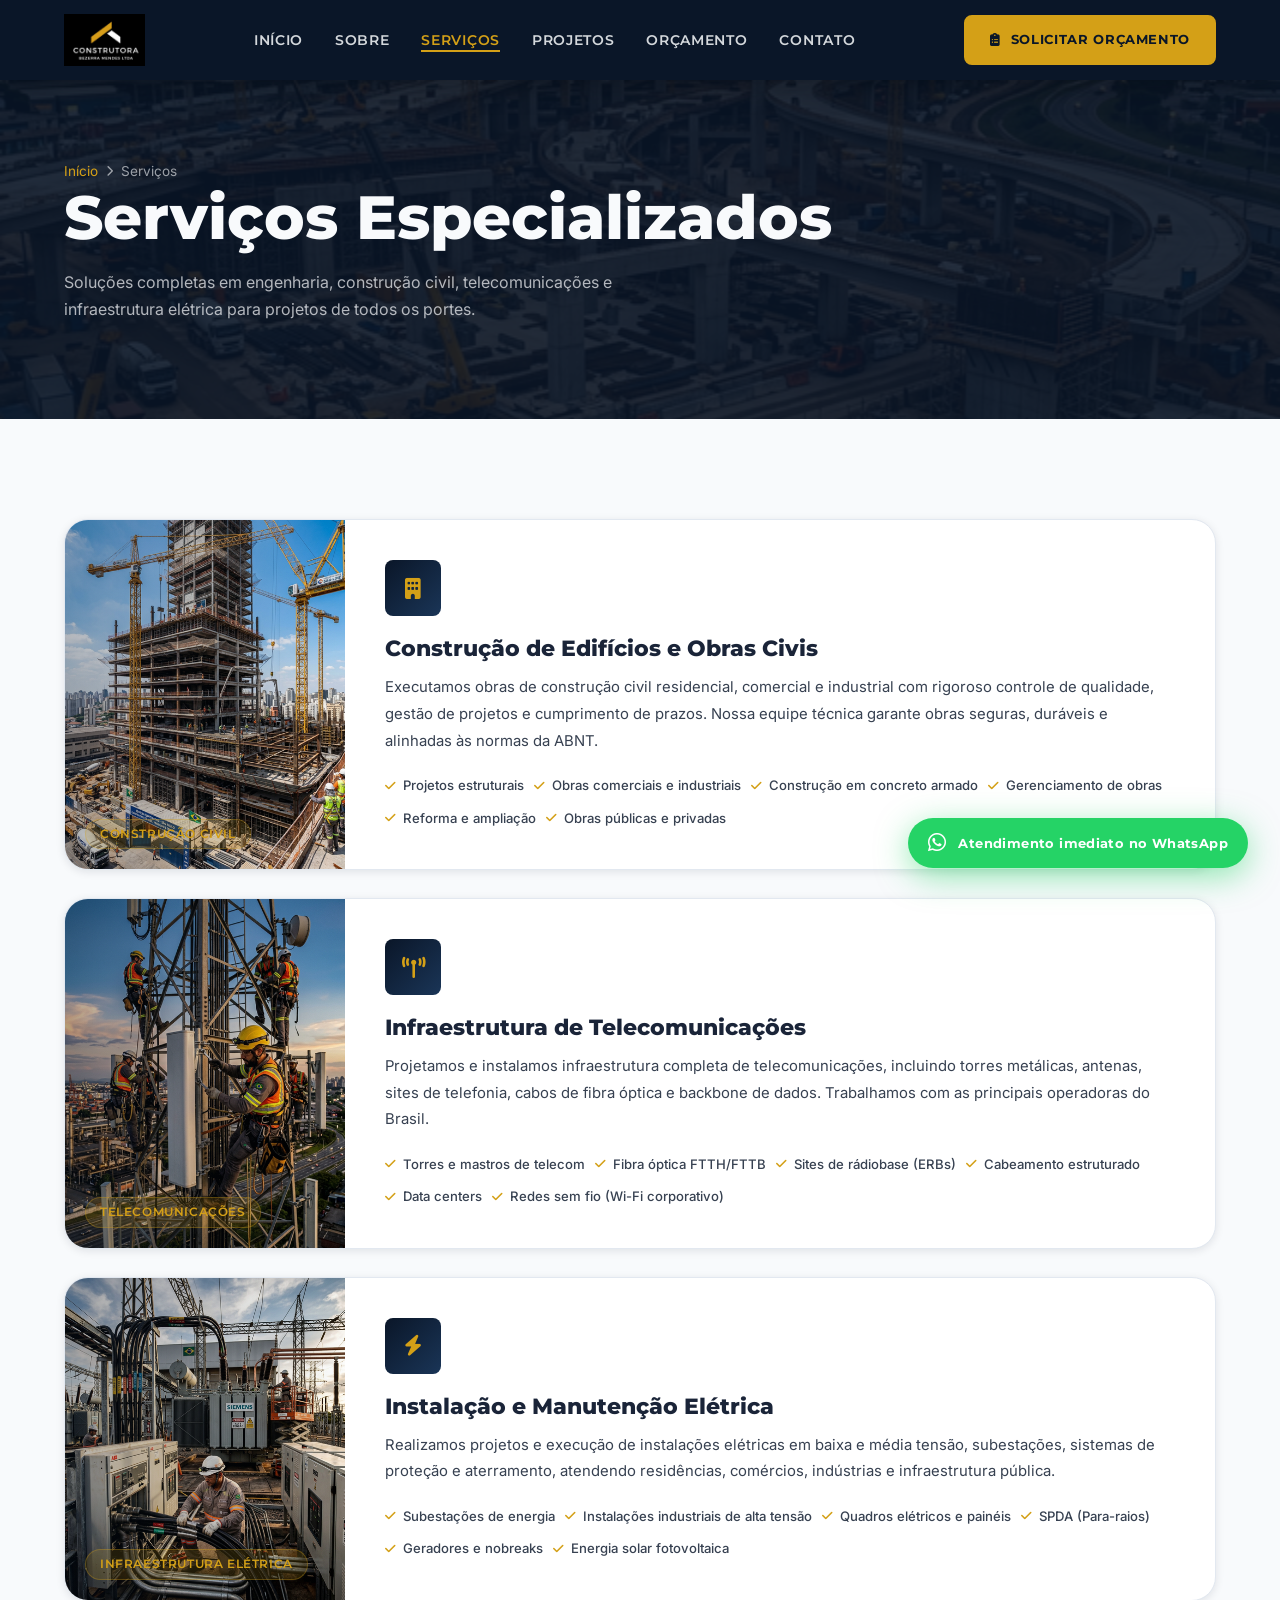
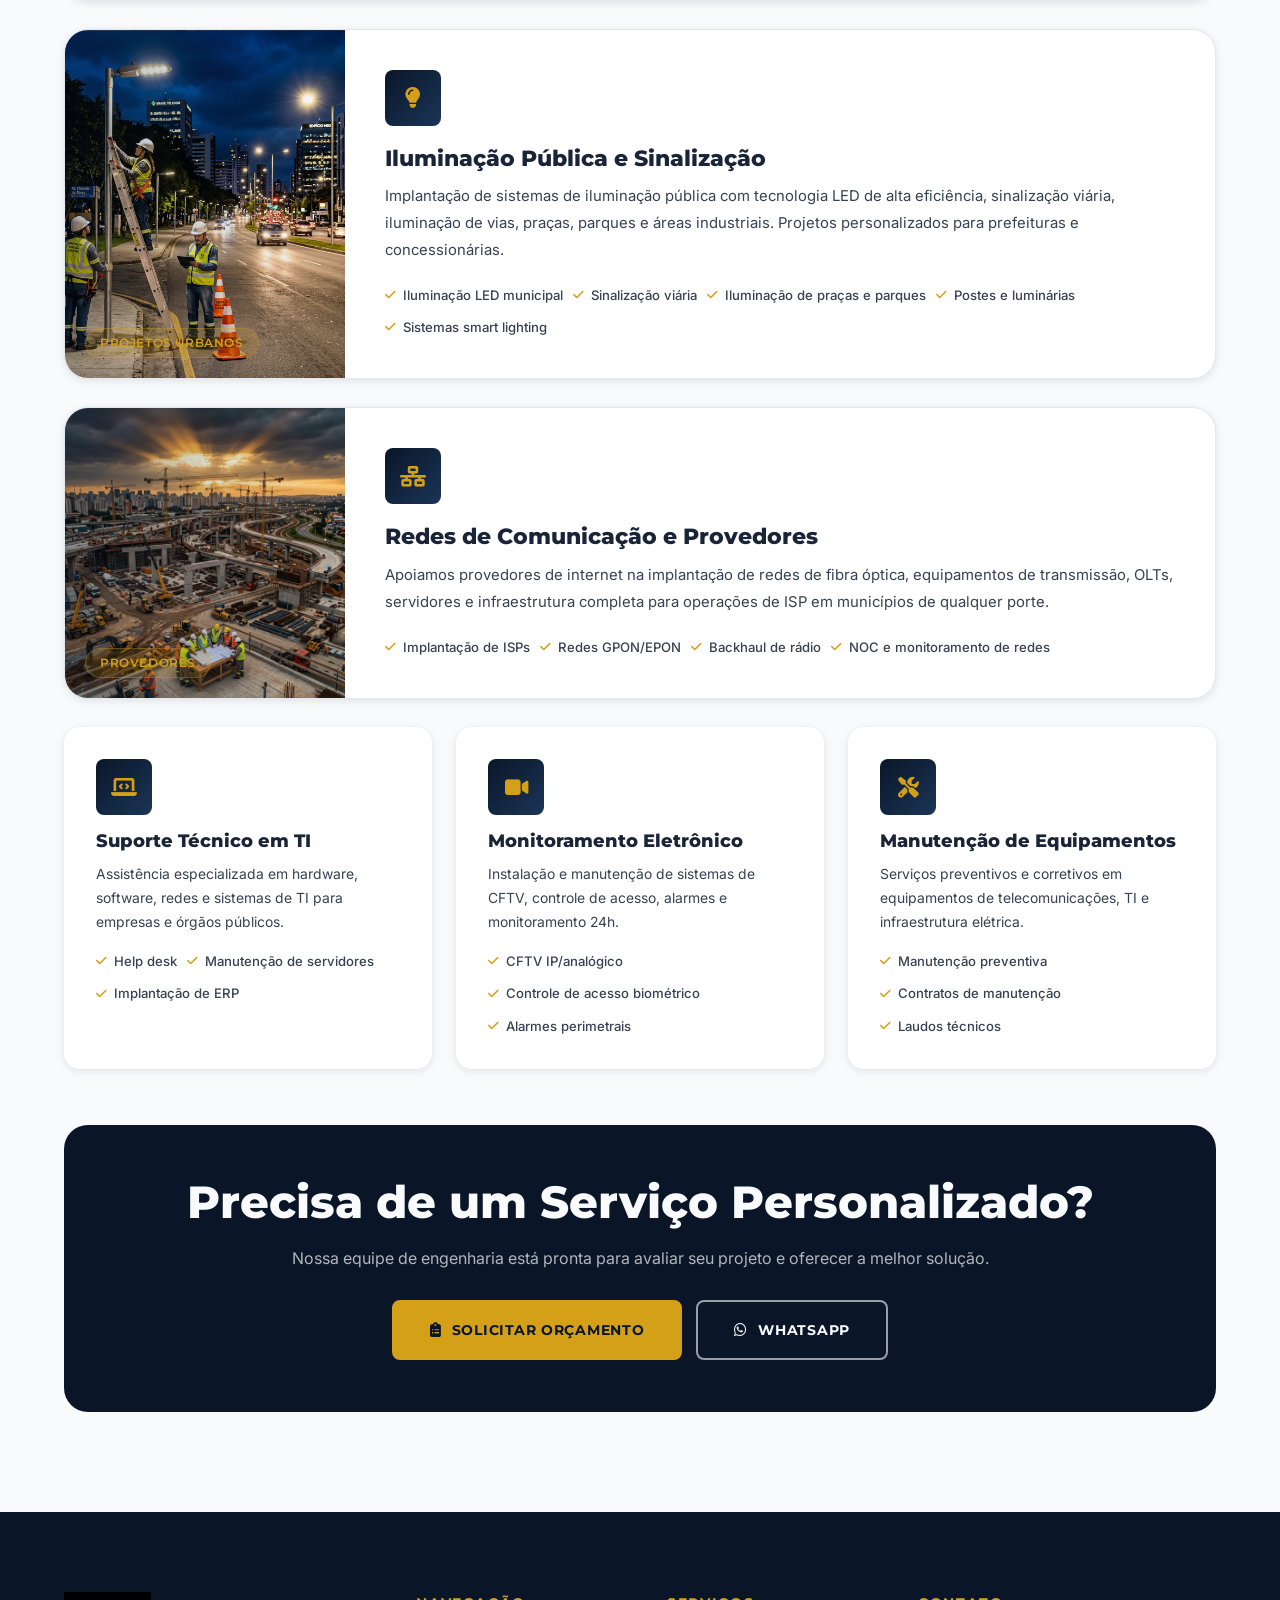
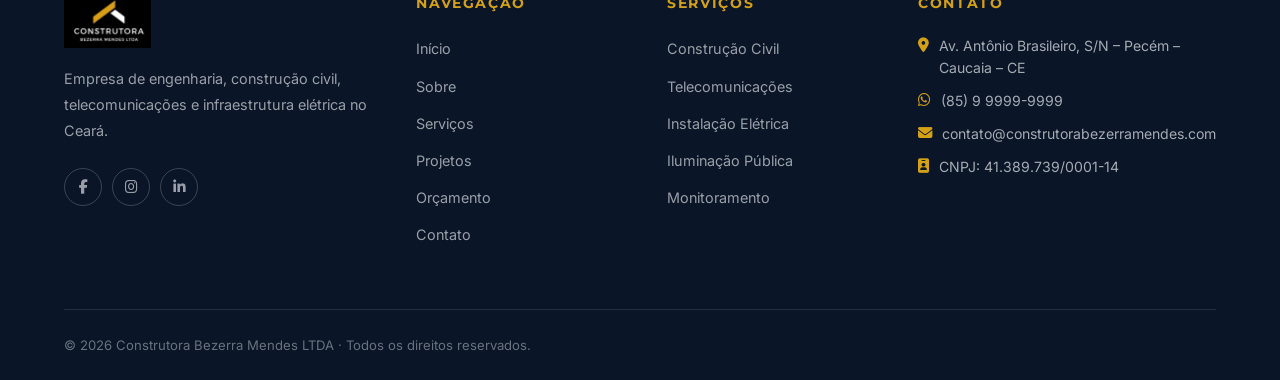
<file: Bezerra-Mendes/servicos.html>
<!DOCTYPE html>
<html lang="pt-BR">
<head>
  <meta charset="UTF-8" />
  <meta name="viewport" content="width=device-width, initial-scale=1.0" />
  <meta name="description" content="Serviços da Construtora Bezerra Mendes: construção civil, telecomunicações, infraestrutura elétrica, iluminação pública e monitoramento eletrônico no Ceará." />
  <meta name="keywords" content="construção civil Ceará, telecomunicações, infraestrutura elétrica, instalação elétrica, iluminação pública, empresa de engenharia" />
  <title>Serviços – Construtora Bezerra Mendes LTDA</title>
  <link rel="icon" type="image/png" href="assets/images/logo.png?v=2" />
  <link rel="shortcut icon" href="favicon.ico?v=2" type="image/x-icon" />
  <link rel="apple-touch-icon" href="assets/images/logo.png" />
  <meta property="og:title" content="Serviços – Construtora Bezerra Mendes LTDA" />
  <meta property="og:description" content="Soluções em engenharia, telecomunicações e infraestrutura elétrica." />
  <meta property="og:image" content="https://construtorabezerramendes.com/assets/images/logo.png" />
  <meta property="og:url" content="https://construtorabezerramendes.com/servicos.html" />
  <link rel="stylesheet" href="css/style.css" />
  <link rel="stylesheet" href="https://cdnjs.cloudflare.com/ajax/libs/font-awesome/6.5.0/css/all.min.css" />
  <style>
    .service-full-card {
      display: grid;
      grid-template-columns: 280px 1fr;
      gap: 0;
      background: var(--white-pure);
      border-radius: var(--radius-xl);
      overflow: hidden;
      box-shadow: var(--shadow-sm);
      border: 1px solid var(--gray-200);
      transition: var(--transition);
      margin-bottom: 28px;
    }
    .service-full-card:hover { box-shadow: var(--shadow-lg); transform: translateY(-4px); }
    .sfc-img-col {
      background-size: cover;
      background-position: center;
      min-height: 280px;
      position: relative;
    }
    .sfc-img-col::after {
      content:'';
      position:absolute;
      inset:0;
      background: linear-gradient(to right, rgba(10,22,40,0.3), transparent);
    }
    .sfc-img-col .sfc-badge {
      position: absolute;
      bottom: 20px;
      left: 20px;
      z-index: 2;
    }
    .sfc-body { padding: 40px; }
    .sfc-icon { width: 56px; height: 56px; border-radius: var(--radius); background: linear-gradient(135deg, var(--navy), var(--blue)); display: flex; align-items: center; justify-content: center; margin-bottom: 20px; }
    .sfc-icon i { color: var(--gold); font-size: 1.3rem; }
    .sfc-body h3 { font-size: 1.4rem; color: var(--text-dark); margin-bottom: 12px; }
    .sfc-body p { font-size: 0.93rem; color: var(--text-mid); line-height: 1.8; margin-bottom: 20px; }
    .sfc-features { display: flex; flex-wrap: wrap; gap: 10px; margin-top: 8px; }
    .sfc-feat { display: flex; align-items: center; gap: 7px; font-size: 0.82rem; color: var(--text-mid); font-weight: 500; }
    .sfc-feat i { color: var(--gold); font-size: 0.75rem; }

    @media(max-width:700px){
      .service-full-card { grid-template-columns: 1fr; }
      .sfc-img-col { min-height: 180px; }
      .sfc-body { padding: 24px; }
    }
  </style>
</head>
<body>
  <div id="preloader"><img src="assets/images/logo.png" alt="Bezerra Mendes" class="preloader-logo" /><div class="preloader-bar"><div class="preloader-bar-inner"></div></div></div>

  <nav id="navbar">
    <div class="container nav-inner">
      <a href="index.html" class="nav-logo"><img src="assets/images/logo.png" alt="Construtora Bezerra Mendes LTDA" /></a>
      <ul class="nav-links">
        <li><a href="index.html">Início</a></li><li><a href="sobre.html">Sobre</a></li>
        <li><a href="servicos.html" class="active">Serviços</a></li><li><a href="projetos.html">Projetos</a></li>
        <li><a href="orcamento.html">Orçamento</a></li><li><a href="contato.html">Contato</a></li>
      </ul>
      <a href="orcamento.html" class="btn btn-primary nav-cta"><i class="fas fa-clipboard-list"></i> Solicitar Orçamento</a>
      <button class="hamburger" aria-label="Menu"><span></span><span></span><span></span></button>
    </div>
  </nav>
  <div class="mobile-menu">
    <a href="index.html">Início</a><a href="sobre.html">Sobre</a><a href="servicos.html">Serviços</a>
    <a href="projetos.html">Projetos</a><a href="orcamento.html">Orçamento</a><a href="contato.html">Contato</a>
    <a href="orcamento.html" class="btn btn-primary">Solicitar Orçamento</a>
  </div>

  <section class="page-hero">
    <div class="container">
      <nav class="breadcrumb"><a href="index.html">Início</a><i class="fas fa-chevron-right"></i><span>Serviços</span></nav>
      <h1 class="reveal">Serviços Especializados</h1>
      <p style="color:rgba(248,250,252,0.7);max-width:580px;" class="reveal delay-1">Soluções completas em engenharia, construção civil, telecomunicações e infraestrutura elétrica para projetos de todos os portes.</p>
    </div>
  </section>

  <section class="section">
    <div class="container">

      <!-- 1 - Construção -->
      <div class="service-full-card reveal">
        <div class="sfc-img-col" style="background-image:url('assets/images/building_construction.jpg')">
          <span class="badge sfc-badge">Construção Civil</span>
        </div>
        <div class="sfc-body">
          <div class="sfc-icon"><i class="fas fa-building"></i></div>
          <h3>Construção de Edifícios e Obras Civis</h3>
          <p>Executamos obras de construção civil residencial, comercial e industrial com rigoroso controle de qualidade, gestão de projetos e cumprimento de prazos. Nossa equipe técnica garante obras seguras, duráveis e alinhadas às normas da ABNT.</p>
          <div class="sfc-features">
            <div class="sfc-feat"><i class="fas fa-check"></i> Projetos estruturais</div>
            <div class="sfc-feat"><i class="fas fa-check"></i> Obras comerciais e industriais</div>
            <div class="sfc-feat"><i class="fas fa-check"></i> Construção em concreto armado</div>
            <div class="sfc-feat"><i class="fas fa-check"></i> Gerenciamento de obras</div>
            <div class="sfc-feat"><i class="fas fa-check"></i> Reforma e ampliação</div>
            <div class="sfc-feat"><i class="fas fa-check"></i> Obras públicas e privadas</div>
          </div>
        </div>
      </div>

      <!-- 2 - Telecom -->
      <div class="service-full-card reveal delay-1">
        <div class="sfc-img-col" style="background-image:url('assets/images/hero_telecom.jpg')">
          <span class="badge sfc-badge">Telecomunicações</span>
        </div>
        <div class="sfc-body">
          <div class="sfc-icon"><i class="fas fa-broadcast-tower"></i></div>
          <h3>Infraestrutura de Telecomunicações</h3>
          <p>Projetamos e instalamos infraestrutura completa de telecomunicações, incluindo torres metálicas, antenas, sites de telefonia, cabos de fibra óptica e backbone de dados. Trabalhamos com as principais operadoras do Brasil.</p>
          <div class="sfc-features">
            <div class="sfc-feat"><i class="fas fa-check"></i> Torres e mastros de telecom</div>
            <div class="sfc-feat"><i class="fas fa-check"></i> Fibra óptica FTTH/FTTB</div>
            <div class="sfc-feat"><i class="fas fa-check"></i> Sites de rádiobase (ERBs)</div>
            <div class="sfc-feat"><i class="fas fa-check"></i> Cabeamento estruturado</div>
            <div class="sfc-feat"><i class="fas fa-check"></i> Data centers</div>
            <div class="sfc-feat"><i class="fas fa-check"></i> Redes sem fio (Wi-Fi corporativo)</div>
          </div>
        </div>
      </div>

      <!-- 3 - Elétrica -->
      <div class="service-full-card reveal delay-2">
        <div class="sfc-img-col" style="background-image:url('assets/images/electrical_infra.jpg')">
          <span class="badge sfc-badge">Infraestrutura Elétrica</span>
        </div>
        <div class="sfc-body">
          <div class="sfc-icon"><i class="fas fa-bolt"></i></div>
          <h3>Instalação e Manutenção Elétrica</h3>
          <p>Realizamos projetos e execução de instalações elétricas em baixa e média tensão, subestações, sistemas de proteção e aterramento, atendendo residências, comércios, indústrias e infraestrutura pública.</p>
          <div class="sfc-features">
            <div class="sfc-feat"><i class="fas fa-check"></i> Subestações de energia</div>
            <div class="sfc-feat"><i class="fas fa-check"></i> Instalações industriais de alta tensão</div>
            <div class="sfc-feat"><i class="fas fa-check"></i> Quadros elétricos e painéis</div>
            <div class="sfc-feat"><i class="fas fa-check"></i> SPDA (Para-raios)</div>
            <div class="sfc-feat"><i class="fas fa-check"></i> Geradores e nobreaks</div>
            <div class="sfc-feat"><i class="fas fa-check"></i> Energia solar fotovoltaica</div>
          </div>
        </div>
      </div>

      <!-- 4 - Iluminação -->
      <div class="service-full-card reveal">
        <div class="sfc-img-col" style="background-image:url('assets/images/urban_lighting.jpg')">
          <span class="badge sfc-badge">Projetos Urbanos</span>
        </div>
        <div class="sfc-body">
          <div class="sfc-icon"><i class="fas fa-lightbulb"></i></div>
          <h3>Iluminação Pública e Sinalização</h3>
          <p>Implantação de sistemas de iluminação pública com tecnologia LED de alta eficiência, sinalização viária, iluminação de vias, praças, parques e áreas industriais. Projetos personalizados para prefeituras e concessionárias.</p>
          <div class="sfc-features">
            <div class="sfc-feat"><i class="fas fa-check"></i> Iluminação LED municipal</div>
            <div class="sfc-feat"><i class="fas fa-check"></i> Sinalização viária</div>
            <div class="sfc-feat"><i class="fas fa-check"></i> Iluminação de praças e parques</div>
            <div class="sfc-feat"><i class="fas fa-check"></i> Postes e luminárias</div>
            <div class="sfc-feat"><i class="fas fa-check"></i> Sistemas smart lighting</div>
          </div>
        </div>
      </div>

      <!-- 5 - Redes -->
      <div class="service-full-card reveal delay-1">
        <div class="sfc-img-col" style="background-image:url('assets/images/hero_construction.jpg')">
          <span class="badge sfc-badge">Provedores</span>
        </div>
        <div class="sfc-body">
          <div class="sfc-icon"><i class="fas fa-network-wired"></i></div>
          <h3>Redes de Comunicação e Provedores</h3>
          <p>Apoiamos provedores de internet na implantação de redes de fibra óptica, equipamentos de transmissão, OLTs, servidores e infraestrutura completa para operações de ISP em municípios de qualquer porte.</p>
          <div class="sfc-features">
            <div class="sfc-feat"><i class="fas fa-check"></i> Implantação de ISPs</div>
            <div class="sfc-feat"><i class="fas fa-check"></i> Redes GPON/EPON</div>
            <div class="sfc-feat"><i class="fas fa-check"></i> Backhaul de rádio</div>
            <div class="sfc-feat"><i class="fas fa-check"></i> NOC e monitoramento de redes</div>
          </div>
        </div>
      </div>

      <!-- 6/7/8 condensed row -->
      <div class="grid grid-3" style="margin-top: 8px;">
        <div class="card reveal" style="padding:32px;">
          <div class="sfc-icon" style="margin-bottom:16px;"><i class="fas fa-laptop-code"></i></div>
          <h3 style="font-size:1.1rem;margin-bottom:12px;">Suporte Técnico em TI</h3>
          <p style="font-size:0.87rem;">Assistência especializada em hardware, software, redes e sistemas de TI para empresas e órgãos públicos.</p>
          <div class="sfc-features">
            <div class="sfc-feat"><i class="fas fa-check"></i> Help desk</div>
            <div class="sfc-feat"><i class="fas fa-check"></i> Manutenção de servidores</div>
            <div class="sfc-feat"><i class="fas fa-check"></i> Implantação de ERP</div>
          </div>
        </div>
        <div class="card reveal delay-1" style="padding:32px;">
          <div class="sfc-icon" style="margin-bottom:16px;"><i class="fas fa-video"></i></div>
          <h3 style="font-size:1.1rem;margin-bottom:12px;">Monitoramento Eletrônico</h3>
          <p style="font-size:0.87rem;">Instalação e manutenção de sistemas de CFTV, controle de acesso, alarmes e monitoramento 24h.</p>
          <div class="sfc-features">
            <div class="sfc-feat"><i class="fas fa-check"></i> CFTV IP/analógico</div>
            <div class="sfc-feat"><i class="fas fa-check"></i> Controle de acesso biométrico</div>
            <div class="sfc-feat"><i class="fas fa-check"></i> Alarmes perimetrais</div>
          </div>
        </div>
        <div class="card reveal delay-2" style="padding:32px;">
          <div class="sfc-icon" style="margin-bottom:16px;"><i class="fas fa-tools"></i></div>
          <h3 style="font-size:1.1rem;margin-bottom:12px;">Manutenção de Equipamentos</h3>
          <p style="font-size:0.87rem;">Serviços preventivos e corretivos em equipamentos de telecomunicações, TI e infraestrutura elétrica.</p>
          <div class="sfc-features">
            <div class="sfc-feat"><i class="fas fa-check"></i> Manutenção preventiva</div>
            <div class="sfc-feat"><i class="fas fa-check"></i> Contratos de manutenção</div>
            <div class="sfc-feat"><i class="fas fa-check"></i> Laudos técnicos</div>
          </div>
        </div>
      </div>

      <div class="text-center reveal" style="margin-top:56px; padding: 52px; background:var(--navy); border-radius:var(--radius-xl);">
        <h2 style="color:var(--white);margin-bottom:16px;">Precisa de um Serviço Personalizado?</h2>
        <p style="color:rgba(248,250,252,0.7);margin-bottom:28px;">Nossa equipe de engenharia está pronta para avaliar seu projeto e oferecer a melhor solução.</p>
        <div class="btn-group" style="justify-content:center;">
          <a href="orcamento.html" class="btn btn-primary"><i class="fas fa-clipboard-list"></i> Solicitar Orçamento</a>
          <a href="#" class="btn btn-outline whatsapp-link"><i class="fab fa-whatsapp"></i> WhatsApp</a>
        </div>
      </div>
    </div>
  </section>

  <footer class="footer">
    <div class="container">
      <div class="footer-grid">
        <div>
          <div class="footer-logo"><img src="assets/images/logo.png" alt="Construtora Bezerra Mendes LTDA" /></div>
          <p class="footer-desc">Empresa de engenharia, construção civil, telecomunicações e infraestrutura elétrica no Ceará.</p>
          <div class="footer-social">
            <a href="#" aria-label="Facebook"><i class="fab fa-facebook-f"></i></a>
            <a href="#" aria-label="Instagram"><i class="fab fa-instagram"></i></a>
            <a href="#" aria-label="LinkedIn"><i class="fab fa-linkedin-in"></i></a>
          </div>
        </div>
        <div>
          <div class="footer-heading">Navegação</div>
          <ul class="footer-links">
            <li><a href="index.html">Início</a></li><li><a href="sobre.html">Sobre</a></li>
            <li><a href="servicos.html">Serviços</a></li><li><a href="projetos.html">Projetos</a></li>
            <li><a href="orcamento.html">Orçamento</a></li><li><a href="contato.html">Contato</a></li>
          </ul>
        </div>
        <div>
          <div class="footer-heading">Serviços</div>
          <ul class="footer-links">
            <li><a href="servicos.html">Construção Civil</a></li>
            <li><a href="servicos.html">Telecomunicações</a></li>
            <li><a href="servicos.html">Instalação Elétrica</a></li>
            <li><a href="servicos.html">Iluminação Pública</a></li>
            <li><a href="servicos.html">Monitoramento</a></li>
          </ul>
        </div>
        <div>
          <div class="footer-heading">Contato</div>
          <ul class="footer-contact">
            <li><i class="fas fa-map-marker-alt"></i><span>Av. Antônio Brasileiro, S/N – Pecém – Caucaia – CE</span></li>
            <li><i class="fab fa-whatsapp"></i><span><a href="#" class="whatsapp-link">(85) 9 9999-9999</a></span></li>
            <li><i class="fas fa-envelope"></i><span>contato@construtorabezerramendes.com</span></li>
            <li><i class="fas fa-id-badge"></i><span>CNPJ: 41.389.739/0001-14</span></li>
          </ul>
        </div>
      </div>
      <div class="footer-bottom">
        <p>© 2026 Construtora Bezerra Mendes LTDA · Todos os direitos reservados.</p>
      </div>
    </div>
  </footer>
  <a id="whatsapp-float" href="#" aria-label="WhatsApp"><i class="fab fa-whatsapp"></i><span class="wa-text">Atendimento imediato no WhatsApp</span></a>
  <button id="back-to-top" aria-label="Voltar ao topo"><i class="fas fa-chevron-up"></i></button>
  <script src="js/main.js"></script>
</body>
</html>
</file>
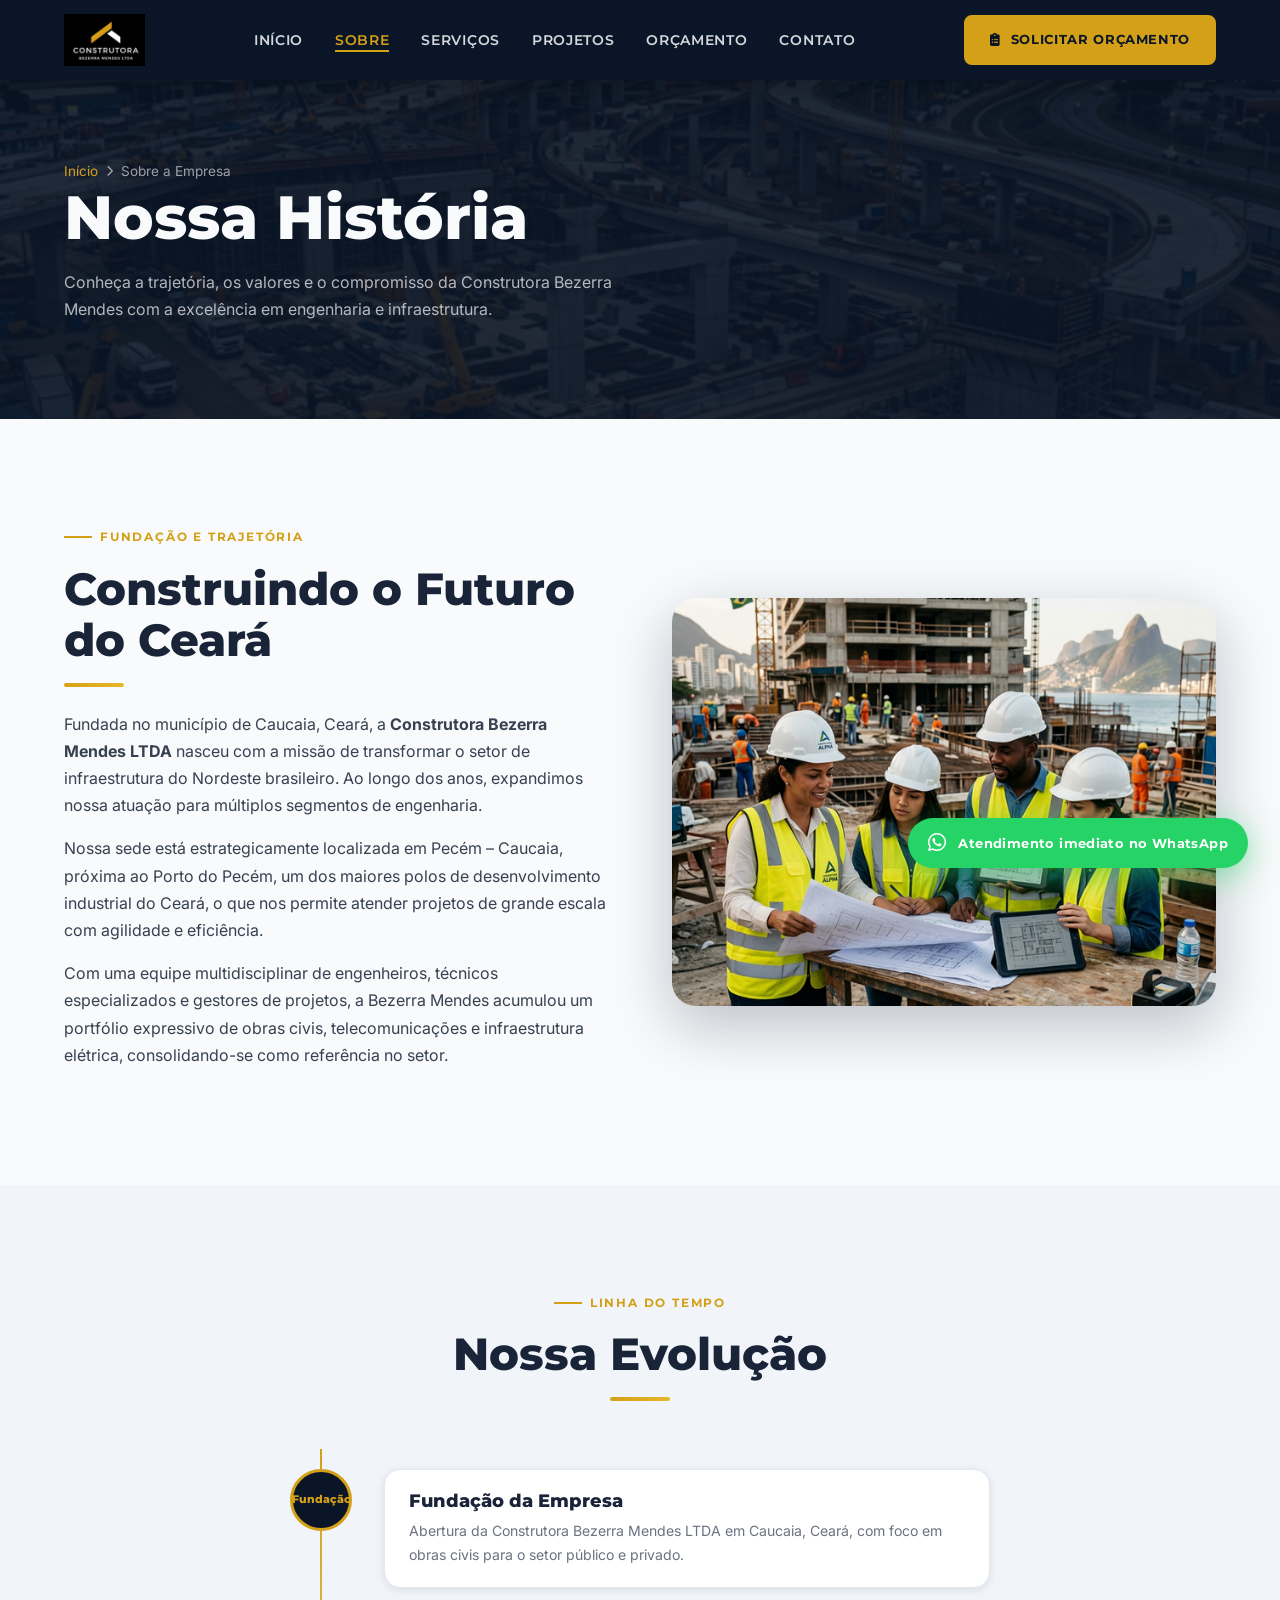
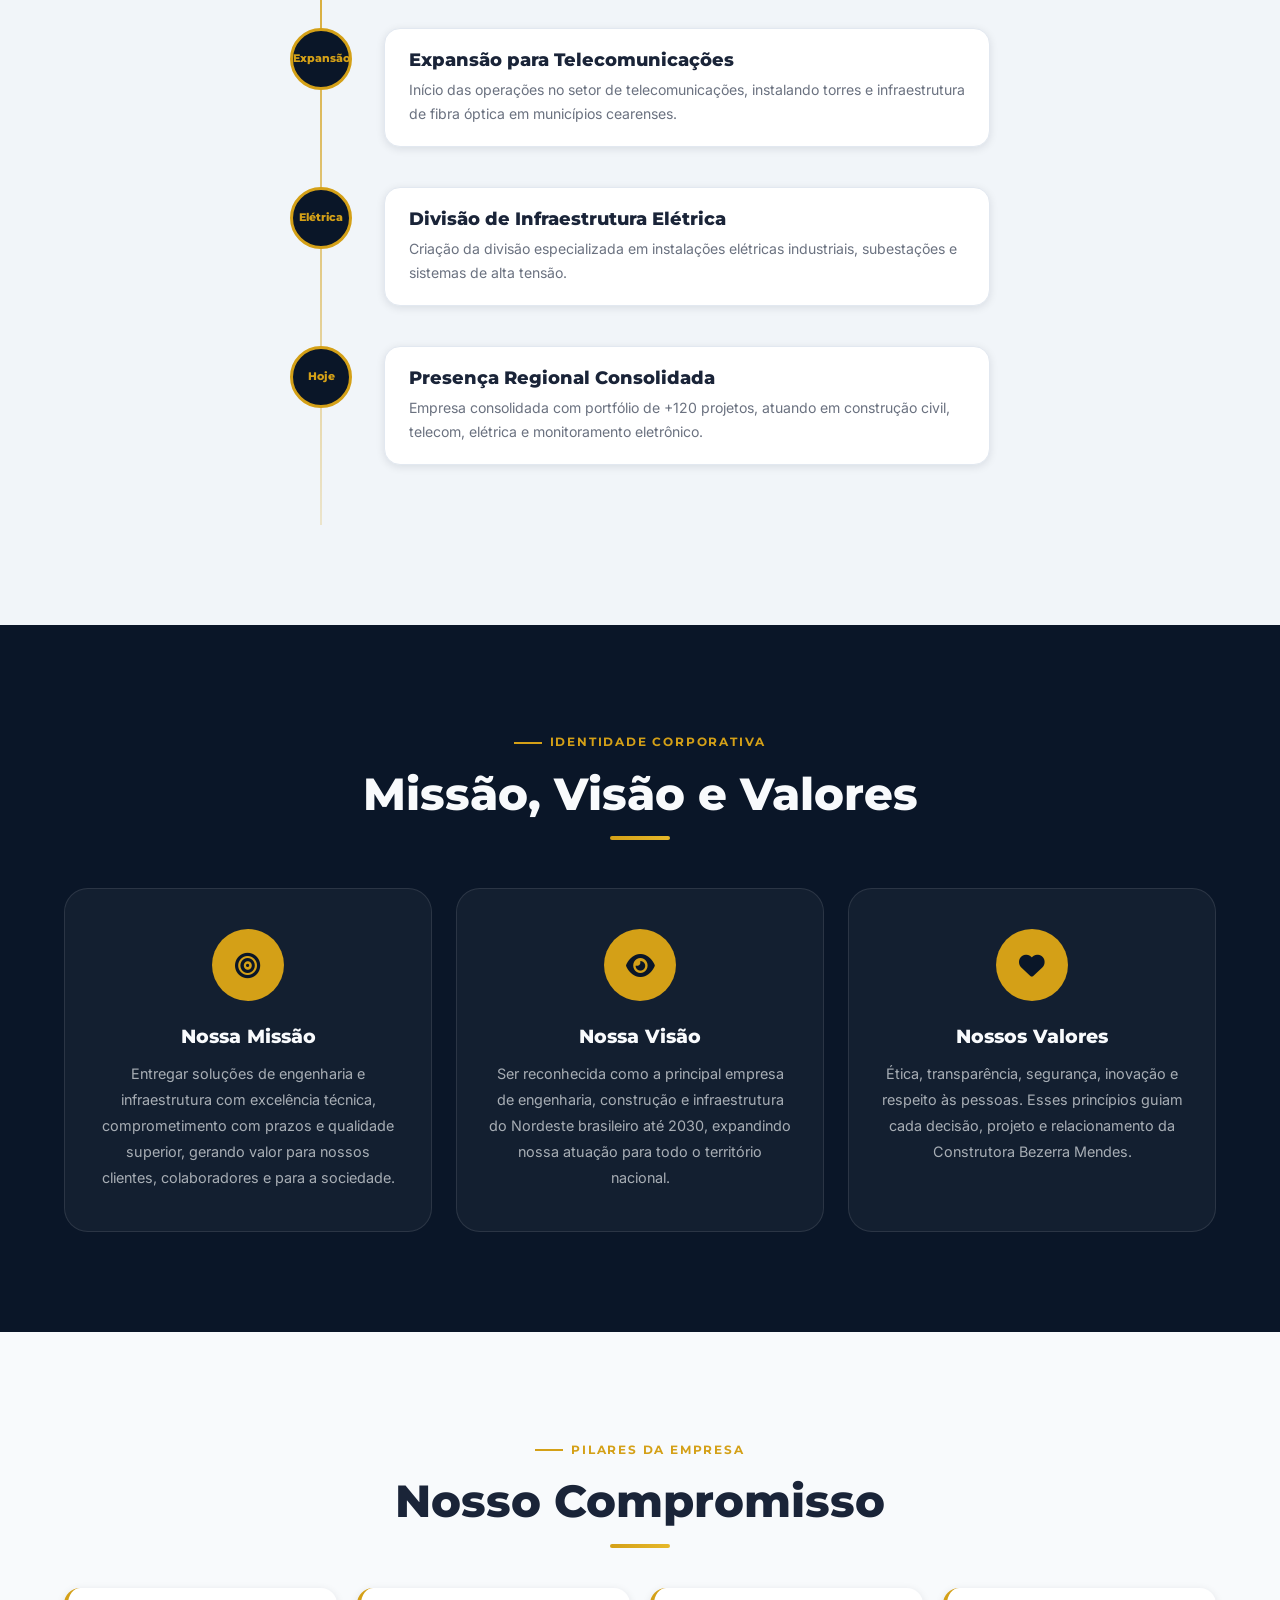
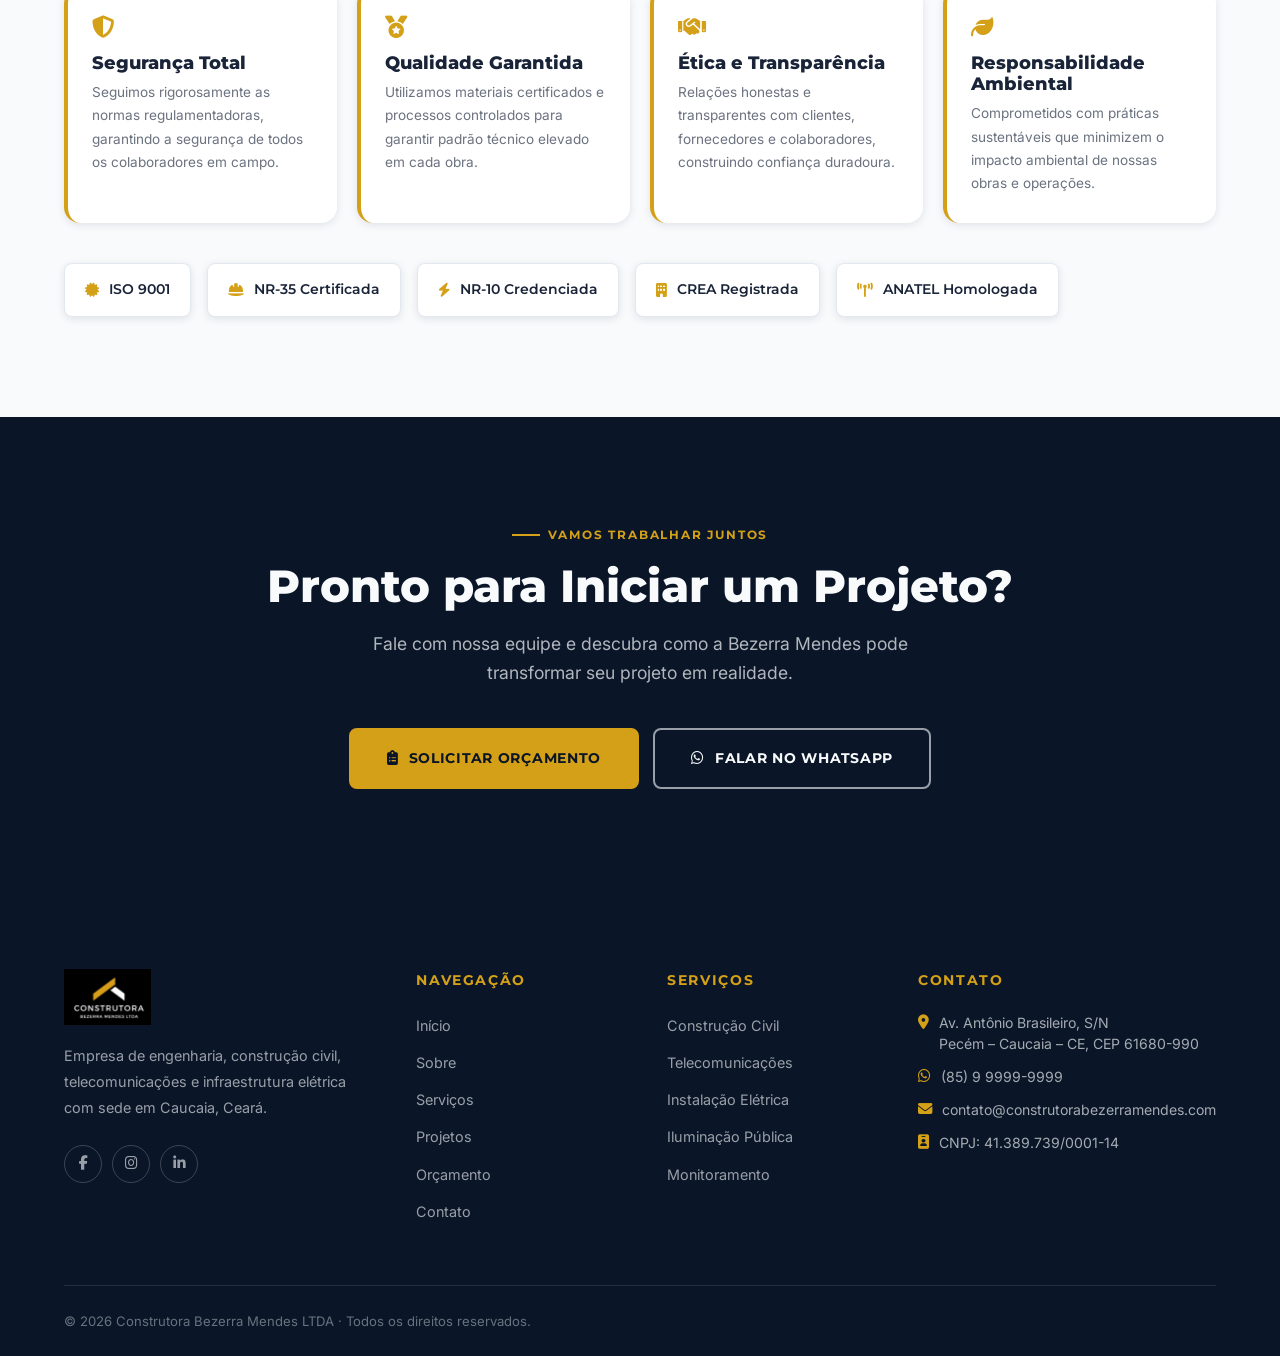
<file: Bezerra-Mendes/sobre.html>
<!DOCTYPE html>
<html lang="pt-BR">
<head>
  <meta charset="UTF-8" />
  <meta name="viewport" content="width=device-width, initial-scale=1.0" />
  <meta name="description" content="Conheça a história, missão, visão e valores da Construtora Bezerra Mendes LTDA – empresa de engenharia e infraestrutura no Ceará." />
  <meta name="keywords" content="construtora no Ceará, empresa de engenharia, infraestrutura elétrica, telecomunicações, construção civil" />
  <title>Sobre a Empresa – Construtora Bezerra Mendes LTDA</title>
  <link rel="icon" type="image/png" href="assets/images/logo.png?v=2" />
  <link rel="shortcut icon" href="favicon.ico?v=2" type="image/x-icon" />
  <link rel="apple-touch-icon" href="assets/images/logo.png" />
  <meta property="og:title" content="Sobre Nós – Construtora Bezerra Mendes LTDA" />
  <meta property="og:description" content="Conheça a história e o compromisso da Construtora Bezerra Mendes LTDA." />
  <meta property="og:image" content="https://construtorabezerramendes.com/assets/images/logo.png" />
  <meta property="og:url" content="https://construtorabezerramendes.com/sobre.html" />
  <link rel="stylesheet" href="css/style.css" />
  <link rel="stylesheet" href="https://cdnjs.cloudflare.com/ajax/libs/font-awesome/6.5.0/css/all.min.css" />
  <style>
    /* PAGE-SPECIFIC */
    .mvv-grid { display: grid; grid-template-columns: repeat(3,1fr); gap: 24px; margin-top: 48px; }
    .mvv-card {
      padding: 40px 32px;
      border-radius: var(--radius-xl);
      background: rgba(255,255,255,0.04);
      border: 1px solid rgba(255,255,255,0.1);
      text-align: center;
      transition: var(--transition);
    }
    .mvv-card:hover { background: rgba(212,160,23,0.08); border-color: rgba(212,160,23,0.3); transform: translateY(-6px); }
    .mvv-icon { width: 72px; height: 72px; border-radius: 50%; background: var(--gold); display: flex; align-items: center; justify-content: center; margin: 0 auto 24px; }
    .mvv-icon i { color: var(--navy); font-size: 1.6rem; }
    .mvv-card h3 { color: var(--white); margin-bottom: 14px; font-size: 1.2rem; }
    .mvv-card p { color: rgba(248,250,252,0.65); font-size: 0.9rem; line-height: 1.8; margin: 0; }

    .values-grid { display: grid; grid-template-columns: repeat(4,1fr); gap: 20px; margin-top: 40px; }
    .value-item { padding: 28px 24px; background: var(--white-pure); border-radius: var(--radius-lg); border-left: 4px solid var(--gold); box-shadow: var(--shadow-sm); transition: var(--transition); }
    .value-item:hover { transform: translateY(-4px); box-shadow: var(--shadow-md); }
    .value-item i { color: var(--gold); font-size: 1.4rem; margin-bottom: 14px; }
    .value-item h4 { color: var(--text-dark); margin-bottom: 8px; }
    .value-item p { font-size: 0.85rem; color: var(--text-light); margin: 0; }

    .team-grid { display: grid; grid-template-columns: repeat(3,1fr); gap: 28px; margin-top: 40px; }
    .team-card { background: var(--white-pure); border-radius: var(--radius-xl); overflow: hidden; box-shadow: var(--shadow-sm); transition: var(--transition); text-align: center; padding-bottom: 28px; }
    .team-card:hover { transform: translateY(-6px); box-shadow: var(--shadow-lg); }
    .team-avatar { height: 180px; background: linear-gradient(135deg, var(--navy), var(--blue)); display: flex; align-items: center; justify-content: center; margin-bottom: 20px; }
    .team-avatar i { font-size: 4rem; color: rgba(212,160,23,0.4); }
    .team-card h4 { color: var(--text-dark); margin-bottom: 4px; }
    .team-card .team-role { font-size: 0.82rem; color: var(--gold); font-weight: 600; font-family: var(--font-heading); text-transform: uppercase; letter-spacing: 0.05em; }

    .certif-row { display: flex; flex-wrap: wrap; gap: 16px; margin-top: 32px; }
    .certif-chip { display: flex; align-items: center; gap: 10px; padding: 14px 20px; background: var(--white-pure); border-radius: var(--radius); border: 1px solid var(--gray-200); box-shadow: var(--shadow-sm); font-size: 0.88rem; font-family: var(--font-heading); font-weight: 600; color: var(--text-dark); }
    .certif-chip i { color: var(--gold); }

    .timeline { position: relative; padding: 20px 0; }
    .timeline::before { content:''; position:absolute; left:30px; top:0; bottom:0; width:2px; background: linear-gradient(to bottom, var(--gold), rgba(212,160,23,0.2)); }
    .tl-item { display: flex; gap: 32px; margin-bottom: 40px; position: relative; }
    .tl-dot { width: 62px; height: 62px; border-radius: 50%; background: var(--navy); border: 3px solid var(--gold); display: flex; align-items: center; justify-content: center; flex-shrink: 0; font-family: var(--font-heading); font-size: 0.7rem; font-weight: 800; color: var(--gold); text-align: center; line-height: 1.2; z-index: 1; }
    .tl-body { padding: 20px 24px; background: var(--white-pure); border-radius: var(--radius-lg); border: 1px solid var(--gray-200); flex: 1; box-shadow: var(--shadow-sm); }
    .tl-body h4 { color: var(--text-dark); margin-bottom: 8px; }
    .tl-body p { font-size: 0.88rem; color: var(--text-light); margin: 0; }

    @media(max-width:900px){ .mvv-grid{grid-template-columns:1fr;} .values-grid{grid-template-columns:repeat(2,1fr);} .team-grid{grid-template-columns:1fr 1fr;} }
    @media(max-width:600px){ .values-grid{grid-template-columns:1fr;} .team-grid{grid-template-columns:1fr;} }
  </style>
</head>
<body>

  <!-- PRELOADER -->
  <div id="preloader">
    <img src="assets/images/logo.png" alt="Bezerra Mendes" class="preloader-logo" />
    <div class="preloader-bar"><div class="preloader-bar-inner"></div></div>
  </div>

  <!-- NAVBAR -->
  <nav id="navbar">
    <div class="container nav-inner">
      <a href="index.html" class="nav-logo"><img src="assets/images/logo.png" alt="Construtora Bezerra Mendes LTDA" /></a>
      <ul class="nav-links">
        <li><a href="index.html">Início</a></li>
        <li><a href="sobre.html" class="active">Sobre</a></li>
        <li><a href="servicos.html">Serviços</a></li>
        <li><a href="projetos.html">Projetos</a></li>
        <li><a href="orcamento.html">Orçamento</a></li>
        <li><a href="contato.html">Contato</a></li>
      </ul>
      <a href="orcamento.html" class="btn btn-primary nav-cta"><i class="fas fa-clipboard-list"></i> Solicitar Orçamento</a>
      <button class="hamburger" aria-label="Menu"><span></span><span></span><span></span></button>
    </div>
  </nav>
  <div class="mobile-menu">
    <a href="index.html">Início</a><a href="sobre.html">Sobre</a><a href="servicos.html">Serviços</a>
    <a href="projetos.html">Projetos</a><a href="orcamento.html">Orçamento</a><a href="contato.html">Contato</a>
    <a href="orcamento.html" class="btn btn-primary">Solicitar Orçamento</a>
  </div>

  <!-- PAGE HERO -->
  <section class="page-hero">
    <div class="container">
      <nav class="breadcrumb" aria-label="Breadcrumb">
        <a href="index.html">Início</a>
        <i class="fas fa-chevron-right"></i>
        <span>Sobre a Empresa</span>
      </nav>
      <h1 class="reveal">Nossa História</h1>
      <p style="color:rgba(248,250,252,0.7); max-width:580px;" class="reveal delay-1">
        Conheça a trajetória, os valores e o compromisso da Construtora Bezerra Mendes com a excelência em engenharia e infraestrutura.
      </p>
    </div>
  </section>

  <!-- HISTORIA -->
  <section class="section">
    <div class="container">
      <div class="about-intro-grid" style="display:grid;grid-template-columns:1fr 1fr;gap:64px;align-items:center;">
        <div class="reveal-left">
          <span class="section-tag">Fundação e Trajetória</span>
          <h2 class="section-title">Construindo o Futuro do Ceará</h2>
          <div class="gold-line"></div>
          <p>Fundada no município de Caucaia, Ceará, a <strong>Construtora Bezerra Mendes LTDA</strong> nasceu com a missão de transformar o setor de infraestrutura do Nordeste brasileiro. Ao longo dos anos, expandimos nossa atuação para múltiplos segmentos de engenharia.</p>
          <p>Nossa sede está estrategicamente localizada em Pecém – Caucaia, próxima ao Porto do Pecém, um dos maiores polos de desenvolvimento industrial do Ceará, o que nos permite atender projetos de grande escala com agilidade e eficiência.</p>
          <p>Com uma equipe multidisciplinar de engenheiros, técnicos especializados e gestores de projetos, a Bezerra Mendes acumulou um portfólio expressivo de obras civis, telecomunicações e infraestrutura elétrica, consolidando-se como referência no setor.</p>
        </div>
        <div class="reveal-right">
          <img src="assets/images/engineering_team.jpg" alt="Equipe Bezerra Mendes" style="width:100%;border-radius:var(--radius-xl);object-fit:cover;aspect-ratio:4/3;box-shadow:var(--shadow-lg);" />
        </div>
      </div>
    </div>
  </section>

  <!-- TIMELINE -->
  <section class="section section-gray">
    <div class="container">
      <div class="text-center reveal">
        <span class="section-tag">Linha do Tempo</span>
        <h2 class="section-title">Nossa Evolução</h2>
        <div class="gold-line gold-line-center"></div>
      </div>
      <div class="timeline" style="max-width:700px;margin:48px auto 0;">
        <div class="tl-item reveal">
          <div class="tl-dot">Fundação</div>
          <div class="tl-body">
            <h4>Fundação da Empresa</h4>
            <p>Abertura da Construtora Bezerra Mendes LTDA em Caucaia, Ceará, com foco em obras civis para o setor público e privado.</p>
          </div>
        </div>
        <div class="tl-item reveal delay-1">
          <div class="tl-dot">Expansão</div>
          <div class="tl-body">
            <h4>Expansão para Telecomunicações</h4>
            <p>Início das operações no setor de telecomunicações, instalando torres e infraestrutura de fibra óptica em municípios cearenses.</p>
          </div>
        </div>
        <div class="tl-item reveal delay-2">
          <div class="tl-dot">Elétrica</div>
          <div class="tl-body">
            <h4>Divisão de Infraestrutura Elétrica</h4>
            <p>Criação da divisão especializada em instalações elétricas industriais, subestações e sistemas de alta tensão.</p>
          </div>
        </div>
        <div class="tl-item reveal delay-3">
          <div class="tl-dot">Hoje</div>
          <div class="tl-body">
            <h4>Presença Regional Consolidada</h4>
            <p>Empresa consolidada com portfólio de +120 projetos, atuando em construção civil, telecom, elétrica e monitoramento eletrônico.</p>
          </div>
        </div>
      </div>
    </div>
  </section>

  <!-- MISSÃO VISÃO VALORES -->
  <section class="section section-dark">
    <div class="container">
      <div class="text-center reveal">
        <span class="section-tag">Identidade Corporativa</span>
        <h2 class="section-title section-title-white">Missão, Visão e Valores</h2>
        <div class="gold-line gold-line-center"></div>
      </div>
      <div class="mvv-grid">
        <div class="mvv-card reveal delay-1">
          <div class="mvv-icon"><i class="fas fa-bullseye"></i></div>
          <h3>Nossa Missão</h3>
          <p>Entregar soluções de engenharia e infraestrutura com excelência técnica, comprometimento com prazos e qualidade superior, gerando valor para nossos clientes, colaboradores e para a sociedade.</p>
        </div>
        <div class="mvv-card reveal delay-2">
          <div class="mvv-icon"><i class="fas fa-eye"></i></div>
          <h3>Nossa Visão</h3>
          <p>Ser reconhecida como a principal empresa de engenharia, construção e infraestrutura do Nordeste brasileiro até 2030, expandindo nossa atuação para todo o território nacional.</p>
        </div>
        <div class="mvv-card reveal delay-3">
          <div class="mvv-icon"><i class="fas fa-heart"></i></div>
          <h3>Nossos Valores</h3>
          <p>Ética, transparência, segurança, inovação e respeito às pessoas. Esses princípios guiam cada decisão, projeto e relacionamento da Construtora Bezerra Mendes.</p>
        </div>
      </div>
    </div>
  </section>

  <!-- VALORES -->
  <section class="section">
    <div class="container">
      <div class="text-center reveal">
        <span class="section-tag">Pilares da Empresa</span>
        <h2 class="section-title">Nosso Compromisso</h2>
        <div class="gold-line gold-line-center"></div>
      </div>
      <div class="values-grid">
        <div class="value-item reveal">
          <i class="fas fa-shield-alt"></i>
          <h4>Segurança Total</h4>
          <p>Seguimos rigorosamente as normas regulamentadoras, garantindo a segurança de todos os colaboradores em campo.</p>
        </div>
        <div class="value-item reveal delay-1">
          <i class="fas fa-medal"></i>
          <h4>Qualidade Garantida</h4>
          <p>Utilizamos materiais certificados e processos controlados para garantir padrão técnico elevado em cada obra.</p>
        </div>
        <div class="value-item reveal delay-2">
          <i class="fas fa-handshake"></i>
          <h4>Ética e Transparência</h4>
          <p>Relações honestas e transparentes com clientes, fornecedores e colaboradores, construindo confiança duradoura.</p>
        </div>
        <div class="value-item reveal delay-3">
          <i class="fas fa-leaf"></i>
          <h4>Responsabilidade Ambiental</h4>
          <p>Comprometidos com práticas sustentáveis que minimizem o impacto ambiental de nossas obras e operações.</p>
        </div>
      </div>
      <div class="certif-row reveal" style="margin-top: 40px;">
        <div class="certif-chip"><i class="fas fa-certificate"></i> ISO 9001</div>
        <div class="certif-chip"><i class="fas fa-hard-hat"></i> NR-35 Certificada</div>
        <div class="certif-chip"><i class="fas fa-bolt"></i> NR-10 Credenciada</div>
        <div class="certif-chip"><i class="fas fa-building"></i> CREA Registrada</div>
        <div class="certif-chip"><i class="fas fa-broadcast-tower"></i> ANATEL Homologada</div>
      </div>
    </div>
  </section>

  <!-- CTA -->
  <section class="cta-simple section section-dark">
    <div class="container text-center reveal">
      <span class="section-tag">Vamos Trabalhar Juntos</span>
      <h2 class="section-title section-title-white">Pronto para Iniciar um Projeto?</h2>
      <p class="section-subtitle section-subtitle-white">Fale com nossa equipe e descubra como a Bezerra Mendes pode transformar seu projeto em realidade.</p>
      <div class="btn-group" style="justify-content:center;margin-top:32px;">
        <a href="orcamento.html" class="btn btn-primary"><i class="fas fa-clipboard-list"></i> Solicitar Orçamento</a>
        <a href="#" class="btn btn-outline whatsapp-link"><i class="fab fa-whatsapp"></i> Falar no WhatsApp</a>
      </div>
    </div>
  </section>

  <!-- FOOTER -->
  <footer class="footer">
    <div class="container">
      <div class="footer-grid">
        <div>
          <div class="footer-logo"><img src="assets/images/logo.png" alt="Construtora Bezerra Mendes LTDA" /></div>
          <p class="footer-desc">Empresa de engenharia, construção civil, telecomunicações e infraestrutura elétrica com sede em Caucaia, Ceará.</p>
          <div class="footer-social">
            <a href="#" aria-label="Facebook"><i class="fab fa-facebook-f"></i></a>
            <a href="#" aria-label="Instagram"><i class="fab fa-instagram"></i></a>
            <a href="#" aria-label="LinkedIn"><i class="fab fa-linkedin-in"></i></a>
          </div>
        </div>
        <div>
          <div class="footer-heading">Navegação</div>
          <ul class="footer-links">
            <li><a href="index.html">Início</a></li><li><a href="sobre.html">Sobre</a></li>
            <li><a href="servicos.html">Serviços</a></li><li><a href="projetos.html">Projetos</a></li>
            <li><a href="orcamento.html">Orçamento</a></li><li><a href="contato.html">Contato</a></li>
          </ul>
        </div>
        <div>
          <div class="footer-heading">Serviços</div>
          <ul class="footer-links">
            <li><a href="servicos.html">Construção Civil</a></li><li><a href="servicos.html">Telecomunicações</a></li>
            <li><a href="servicos.html">Instalação Elétrica</a></li><li><a href="servicos.html">Iluminação Pública</a></li>
            <li><a href="servicos.html">Monitoramento</a></li>
          </ul>
        </div>
        <div>
          <div class="footer-heading">Contato</div>
          <ul class="footer-contact">
            <li><i class="fas fa-map-marker-alt"></i><span>Av. Antônio Brasileiro, S/N<br/>Pecém – Caucaia – CE, CEP 61680-990</span></li>
            <li><i class="fab fa-whatsapp"></i><span><a href="#" class="whatsapp-link">(85) 9 9999-9999</a></span></li>
            <li><i class="fas fa-envelope"></i><span>contato@construtorabezerramendes.com</span></li>
            <li><i class="fas fa-id-badge"></i><span>CNPJ: 41.389.739/0001-14</span></li>
          </ul>
        </div>
      </div>
      <div class="footer-bottom">
        <p>© 2026 Construtora Bezerra Mendes LTDA · Todos os direitos reservados.</p>
      </div>
    </div>
  </footer>

  <a id="whatsapp-float" href="#" aria-label="WhatsApp"><i class="fab fa-whatsapp"></i><span class="wa-text">Atendimento imediato no WhatsApp</span></a>
  <button id="back-to-top" aria-label="Voltar ao topo"><i class="fas fa-chevron-up"></i></button>
  <script src="js/main.js"></script>
</body>
</html>
</file>
<file: Bezerra-Mendes/css/style.css>
/* ================================================================
   CONSTRUTORA BEZERRA MENDES LTDA — GLOBAL DESIGN SYSTEM
   ================================================================ */

@import url('https://fonts.googleapis.com/css2?family=Montserrat:wght@400;500;600;700;800;900&family=Inter:wght@300;400;500;600&display=swap');

:root {
  /* Color Palette */
  --navy:       #0A1628;
  --navy-mid:   #0D1F3C;
  --blue:       #1A3557;
  --blue-light: #1E4A7A;
  --steel:      #4A5568;
  --steel-light:#718096;
  --white:      #F8FAFC;
  --white-pure: #FFFFFF;
  --gray-100:   #F1F5F9;
  --gray-200:   #E2E8F0;
  --gray-300:   #CBD5E0;
  --gold:       #D4A017;
  --gold-light: #E6B82A;
  --gold-dark:  #B8860B;
  --text-dark:  #1A2438;
  --text-mid:   #374151;
  --text-light: #6B7280;

  /* Typography */
  --font-heading: 'Montserrat', sans-serif;
  --font-body:    'Inter', sans-serif;

  /* Spacing */
  --section-py: 100px;
  --container:  1200px;
  --radius:     8px;
  --radius-lg:  16px;
  --radius-xl:  24px;

  /* Shadows */
  --shadow-sm:  0 2px 8px rgba(10,22,40,0.10);
  --shadow-md:  0 8px 30px rgba(10,22,40,0.15);
  --shadow-lg:  0 20px 60px rgba(10,22,40,0.25);
  --shadow-gold:0 4px 20px rgba(212,160,23,0.35);

  /* Transitions */
  --transition: 0.35s cubic-bezier(0.4, 0, 0.2, 1);
}

/* ================================================================
   RESET & BASE
   ================================================================ */
*, *::before, *::after { box-sizing: border-box; margin: 0; padding: 0; }

html { scroll-behavior: smooth; font-size: 16px; }

body {
  font-family: var(--font-body);
  color: var(--text-dark);
  background: var(--white);
  line-height: 1.7;
  overflow-x: hidden;
}

img { max-width: 100%; height: auto; display: block; }
a  { text-decoration: none; color: inherit; }
ul { list-style: none; }

/* ================================================================
   TYPOGRAPHY
   ================================================================ */
h1, h2, h3, h4, h5, h6 {
  font-family: var(--font-heading);
  font-weight: 800;
  line-height: 1.15;
  color: var(--text-dark);
}

h1 { font-size: clamp(2.2rem, 5vw, 3.8rem); }
h2 { font-size: clamp(1.8rem, 3.5vw, 2.8rem); }
h3 { font-size: clamp(1.2rem, 2vw, 1.6rem); }
h4 { font-size: 1.15rem; }

p { color: var(--text-mid); margin-bottom: 1rem; }

/* ================================================================
   LAYOUT UTILITIES
   ================================================================ */
.container {
  max-width: var(--container);
  margin: 0 auto;
  padding: 0 24px;
}

.section { padding: var(--section-py) 0; }
.section-dark { background: var(--navy); }
.section-navy { background: var(--navy-mid); }
.section-gray { background: var(--gray-100); }

.section-tag {
  display: inline-flex;
  align-items: center;
  gap: 8px;
  font-family: var(--font-heading);
  font-size: 0.75rem;
  font-weight: 700;
  letter-spacing: 0.15em;
  text-transform: uppercase;
  color: var(--gold);
  margin-bottom: 1rem;
}
.section-tag::before {
  content: '';
  display: block;
  width: 28px;
  height: 2px;
  background: var(--gold);
}

.section-title {
  margin-bottom: 1rem;
}
.section-subtitle {
  font-size: 1.1rem;
  color: var(--text-light);
  max-width: 600px;
  margin-bottom: 2.5rem;
}
.section-title-white { color: var(--white); }
.section-subtitle-white { color: rgba(248,250,252,0.70); }

.text-center { text-align: center; }
.text-center .section-subtitle { margin-left: auto; margin-right: auto; }
.text-center .section-tag { justify-content: center; }

.grid { display: grid; gap: 24px; }
.grid-2 { grid-template-columns: repeat(2, 1fr); }
.grid-3 { grid-template-columns: repeat(3, 1fr); }
.grid-4 { grid-template-columns: repeat(4, 1fr); }

/* ================================================================
   BUTTONS
   ================================================================ */
.btn {
  display: inline-flex;
  align-items: center;
  gap: 10px;
  padding: 16px 36px;
  border-radius: var(--radius);
  font-family: var(--font-heading);
  font-weight: 700;
  font-size: 0.9rem;
  letter-spacing: 0.05em;
  text-transform: uppercase;
  border: 2px solid transparent;
  cursor: pointer;
  transition: var(--transition);
  position: relative;
  overflow: hidden;
}

.btn-primary {
  background: var(--gold);
  color: var(--navy);
  border-color: var(--gold);
}
.btn-primary:hover {
  background: var(--gold-light);
  border-color: var(--gold-light);
  transform: translateY(-2px);
  box-shadow: var(--shadow-gold);
}

.btn-outline {
  background: transparent;
  color: var(--white);
  border-color: rgba(248,250,252,0.6);
}
.btn-outline:hover {
  background: rgba(248,250,252,0.1);
  border-color: var(--white);
  transform: translateY(-2px);
}

.btn-outline-gold {
  background: transparent;
  color: var(--gold);
  border-color: var(--gold);
}
.btn-outline-gold:hover {
  background: var(--gold);
  color: var(--navy);
  transform: translateY(-2px);
}

.btn-dark {
  background: var(--navy);
  color: var(--white);
  border-color: var(--navy);
}
.btn-dark:hover {
  background: var(--blue);
  border-color: var(--blue);
  transform: translateY(-2px);
}

.btn-whatsapp {
  background: #25D366;
  color: #fff;
  border-color: #25D366;
}
.btn-whatsapp:hover {
  background: #1ebe5d;
  transform: translateY(-2px);
  box-shadow: 0 8px 25px rgba(37,211,102,0.4);
}

.btn-sm {
  padding: 10px 22px;
  font-size: 0.8rem;
}

.btn-group {
  display: flex;
  flex-wrap: wrap;
  gap: 14px;
  align-items: center;
}

/* ================================================================
   BADGE / PILL
   ================================================================ */
.badge {
  display: inline-block;
  padding: 4px 14px;
  border-radius: 100px;
  font-size: 0.75rem;
  font-weight: 600;
  font-family: var(--font-heading);
  letter-spacing: 0.05em;
  text-transform: uppercase;
  background: rgba(212,160,23,0.15);
  color: var(--gold);
  border: 1px solid rgba(212,160,23,0.3);
}

/* ================================================================
   NAVBAR
   ================================================================ */
#navbar {
  position: fixed;
  top: 0;
  left: 0;
  width: 100%;
  z-index: 999;
  padding: 22px 0;
  transition: var(--transition);
  background: transparent;
}

#navbar.scrolled {
  background: rgba(10,22,40,0.97);
  backdrop-filter: blur(12px);
  -webkit-backdrop-filter: blur(12px);
  padding: 14px 0;
  box-shadow: 0 4px 30px rgba(0,0,0,0.3);
}

#navbar.solid {
  background: var(--navy);
  padding: 14px 0;
  box-shadow: 0 4px 30px rgba(0,0,0,0.25);
}

.nav-inner {
  display: flex;
  align-items: center;
  justify-content: space-between;
  gap: 20px;
}

.nav-logo {
  display: flex;
  align-items: center;
  gap: 12px;
}

.nav-logo img {
  height: 52px;
  width: auto;
  filter: brightness(1);
  transition: var(--transition);
}

.nav-links {
  display: flex;
  align-items: center;
  gap: 32px;
  list-style: none;
}

.nav-links a {
  font-family: var(--font-heading);
  font-size: 0.85rem;
  font-weight: 600;
  letter-spacing: 0.05em;
  text-transform: uppercase;
  color: rgba(248,250,252,0.85);
  transition: var(--transition);
  position: relative;
  padding-bottom: 4px;
}

.nav-links a::after {
  content: '';
  position: absolute;
  bottom: 0;
  left: 0;
  width: 0;
  height: 2px;
  background: var(--gold);
  transition: var(--transition);
}

.nav-links a:hover,
.nav-links a.active {
  color: var(--gold);
}

.nav-links a:hover::after,
.nav-links a.active::after {
  width: 100%;
}

.nav-cta {
  padding: 12px 24px;
  font-size: 0.8rem;
}

/* Hamburger */
.hamburger {
  display: none;
  flex-direction: column;
  gap: 5px;
  cursor: pointer;
  padding: 8px;
  background: none;
  border: none;
}

.hamburger span {
  display: block;
  width: 26px;
  height: 2px;
  background: var(--white);
  border-radius: 2px;
  transition: var(--transition);
}

.hamburger.open span:nth-child(1) { transform: translateY(7px) rotate(45deg); }
.hamburger.open span:nth-child(2) { opacity: 0; }
.hamburger.open span:nth-child(3) { transform: translateY(-7px) rotate(-45deg); }

/* Mobile Menu */
.mobile-menu {
  display: none;
  position: fixed;
  top: 0;
  left: 0;
  width: 100%;
  height: 100%;
  background: var(--navy);
  z-index: 998;
  flex-direction: column;
  align-items: center;
  justify-content: center;
  gap: 28px;
  opacity: 0;
  transform: translateY(-20px);
  transition: all 0.4s ease;
}

.mobile-menu.open {
  display: flex;
  opacity: 1;
  transform: translateY(0);
}

.mobile-menu a {
  font-family: var(--font-heading);
  font-size: 1.5rem;
  font-weight: 700;
  color: var(--white);
  letter-spacing: 0.05em;
  text-transform: uppercase;
  transition: var(--transition);
}

.mobile-menu a:hover { color: var(--gold); }

/* ================================================================
   FOOTER
   ================================================================ */
.footer {
  background: var(--navy);
  color: rgba(248,250,252,0.75);
  padding: 80px 0 0;
}

.footer-grid {
  display: grid;
  grid-template-columns: 1.5fr 1fr 1fr 1.2fr;
  gap: 48px;
  padding-bottom: 60px;
  border-bottom: 1px solid rgba(248,250,252,0.1);
}

.footer-logo img {
  height: 56px;
  margin-bottom: 18px;
}

.footer-desc {
  font-size: 0.9rem;
  line-height: 1.8;
  color: rgba(248,250,252,0.6);
  margin-bottom: 24px;
}

.footer-social {
  display: flex;
  gap: 10px;
}

.footer-social a {
  width: 38px;
  height: 38px;
  border-radius: 50%;
  border: 1px solid rgba(248,250,252,0.2);
  display: flex;
  align-items: center;
  justify-content: center;
  color: rgba(248,250,252,0.6);
  font-size: 0.9rem;
  transition: var(--transition);
}

.footer-social a:hover {
  background: var(--gold);
  border-color: var(--gold);
  color: var(--navy);
}

.footer-heading {
  font-family: var(--font-heading);
  font-size: 0.85rem;
  font-weight: 700;
  letter-spacing: 0.12em;
  text-transform: uppercase;
  color: var(--gold);
  margin-bottom: 20px;
}

.footer-links { display: flex; flex-direction: column; gap: 10px; }

.footer-links a {
  font-size: 0.9rem;
  color: rgba(248,250,252,0.6);
  transition: var(--transition);
}

.footer-links a:hover {
  color: var(--gold);
  padding-left: 6px;
}

.footer-contact li {
  display: flex;
  gap: 10px;
  font-size: 0.88rem;
  color: rgba(248,250,252,0.65);
  margin-bottom: 12px;
  line-height: 1.5;
}

.footer-contact li i {
  color: var(--gold);
  font-size: 0.9rem;
  margin-top: 3px;
  flex-shrink: 0;
}

.footer-bottom {
  padding: 24px 0;
  display: flex;
  align-items: center;
  justify-content: space-between;
  flex-wrap: wrap;
  gap: 12px;
}

.footer-bottom p {
  font-size: 0.82rem;
  color: rgba(248,250,252,0.4);
  margin: 0;
}

.footer-bottom a { color: var(--gold); }

/* ================================================================
   WHATSAPP FLOATING BUTTON
   ================================================================ */
#whatsapp-float {
  position: fixed;
  bottom: 32px;
  right: 32px;
  z-index: 997;
  display: flex;
  align-items: center;
  gap: 12px;
  background: #25D366;
  color: #fff;
  padding: 14px 20px;
  border-radius: 100px;
  box-shadow: 0 8px 32px rgba(37,211,102,0.5);
  font-family: var(--font-heading);
  font-size: 0.82rem;
  font-weight: 700;
  letter-spacing: 0.03em;
  transition: var(--transition);
  animation: waPulse 2.5s infinite;
}

#whatsapp-float:hover {
  transform: scale(1.05) translateY(-3px);
  box-shadow: 0 14px 40px rgba(37,211,102,0.6);
}

#whatsapp-float i { font-size: 1.3rem; }

.wa-text { white-space: nowrap; }

@keyframes waPulse {
  0%, 100% { box-shadow: 0 8px 32px rgba(37,211,102,0.5); }
  50%       { box-shadow: 0 8px 48px rgba(37,211,102,0.75), 0 0 0 8px rgba(37,211,102,0.12); }
}

/* ================================================================
   CARDS
   ================================================================ */
.card {
  background: var(--white-pure);
  border-radius: var(--radius-lg);
  overflow: hidden;
  box-shadow: var(--shadow-sm);
  transition: var(--transition);
}

.card:hover {
  transform: translateY(-6px);
  box-shadow: var(--shadow-lg);
}

.card-glass {
  background: rgba(255,255,255,0.05);
  border: 1px solid rgba(255,255,255,0.1);
  backdrop-filter: blur(10px);
  -webkit-backdrop-filter: blur(10px);
  border-radius: var(--radius-lg);
  transition: var(--transition);
}

.card-glass:hover {
  background: rgba(255,255,255,0.08);
  border-color: rgba(212,160,23,0.4);
  transform: translateY(-4px);
}

/* ================================================================
   DIVIDER / ACCENT LINE
   ================================================================ */
.gold-line {
  width: 60px;
  height: 4px;
  background: linear-gradient(90deg, var(--gold), var(--gold-light));
  border-radius: 2px;
  margin-bottom: 24px;
}

.gold-line-center { margin-left: auto; margin-right: auto; }

/* ================================================================
   SCROLL REVEAL ANIMATIONS (JS-driven)
   ================================================================ */
.reveal {
  opacity: 0;
  transform: translateY(36px);
  transition: opacity 0.8s ease, transform 0.8s ease;
}

.reveal.revealed {
  opacity: 1;
  transform: translateY(0);
}

.reveal-left {
  opacity: 0;
  transform: translateX(-40px);
  transition: opacity 0.8s ease, transform 0.8s ease;
}

.reveal-left.revealed {
  opacity: 1;
  transform: translateX(0);
}

.reveal-right {
  opacity: 0;
  transform: translateX(40px);
  transition: opacity 0.8s ease, transform 0.8s ease;
}

.reveal-right.revealed {
  opacity: 1;
  transform: translateX(0);
}

.delay-1 { transition-delay: 0.1s; }
.delay-2 { transition-delay: 0.2s; }
.delay-3 { transition-delay: 0.35s; }
.delay-4 { transition-delay: 0.5s; }

/* ================================================================
   PRELOADER
   ================================================================ */
#preloader {
  position: fixed;
  inset: 0;
  background: var(--navy);
  z-index: 10000;
  display: flex;
  align-items: center;
  justify-content: center;
  flex-direction: column;
  gap: 20px;
  transition: opacity 0.6s ease, visibility 0.6s ease;
}

#preloader.hidden {
  opacity: 0;
  visibility: hidden;
}

.preloader-logo { height: 70px; animation: preloaderFade 1s ease forwards; }
.preloader-bar {
  width: 180px;
  height: 3px;
  background: rgba(255,255,255,0.1);
  border-radius: 2px;
  overflow: hidden;
}
.preloader-bar-inner {
  height: 100%;
  background: var(--gold);
  border-radius: 2px;
  animation: preloaderBar 1.2s ease forwards;
}

@keyframes preloaderFade { from { opacity:0; transform:scale(0.85); } to { opacity:1; transform:scale(1); } }
@keyframes preloaderBar  { from { width:0; } to { width:100%; } }

/* ================================================================
   BREADCRUMB
   ================================================================ */
.page-hero {
  background: var(--navy);
  padding: 160px 0 80px;
  position: relative;
  overflow: hidden;
}

.page-hero::before {
  content: '';
  position: absolute;
  inset: 0;
  background: url('../assets/images/hero_construction.jpg') center/cover no-repeat;
  opacity: 0.12;
}

.page-hero .container { position: relative; z-index: 1; }

.page-hero h1 { color: var(--white); margin-bottom: 16px; }

.breadcrumb {
  display: flex;
  align-items: center;
  gap: 8px;
  font-size: 0.85rem;
  color: rgba(248,250,252,0.6);
}

.breadcrumb a { color: var(--gold); transition: var(--transition); }
.breadcrumb a:hover { color: var(--gold-light); }
.breadcrumb i { font-size: 0.7rem; }

/* ================================================================
   BACK TO TOP
   ================================================================ */
#back-to-top {
  position: fixed;
  bottom: 110px;
  right: 36px;
  z-index: 996;
  width: 44px;
  height: 44px;
  border-radius: 50%;
  background: var(--gold);
  color: var(--navy);
  border: none;
  cursor: pointer;
  display: flex;
  align-items: center;
  justify-content: center;
  font-size: 1rem;
  box-shadow: var(--shadow-md);
  transition: var(--transition);
  opacity: 0;
  visibility: hidden;
}

#back-to-top.show {
  opacity: 1;
  visibility: visible;
}

#back-to-top:hover {
  background: var(--gold-light);
  transform: translateY(-4px);
}

/* ================================================================
   FORM INPUTS
   ================================================================ */
.form-group {
  display: flex;
  flex-direction: column;
  gap: 6px;
}

.form-group label {
  font-family: var(--font-heading);
  font-size: 0.82rem;
  font-weight: 600;
  letter-spacing: 0.05em;
  text-transform: uppercase;
  color: var(--text-mid);
}

.form-group input,
.form-group select,
.form-group textarea {
  padding: 14px 18px;
  border: 2px solid var(--gray-200);
  border-radius: var(--radius);
  font-family: var(--font-body);
  font-size: 0.95rem;
  color: var(--text-dark);
  background: var(--white-pure);
  transition: var(--transition);
  outline: none;
}

.form-group input:focus,
.form-group select:focus,
.form-group textarea:focus {
  border-color: var(--gold);
  box-shadow: 0 0 0 3px rgba(212,160,23,0.12);
}

.form-group input.error,
.form-group select.error,
.form-group textarea.error {
  border-color: #E53E3E;
}

.form-group .error-msg {
  font-size: 0.8rem;
  color: #E53E3E;
  display: none;
}

.form-group.has-error .error-msg { display: block; }

.form-grid {
  display: grid;
  grid-template-columns: 1fr 1fr;
  gap: 20px;
}

/* ================================================================
   STATS COUNTER
   ================================================================ */
.stats-grid {
  display: grid;
  grid-template-columns: repeat(4, 1fr);
  gap: 2px;
}

.stat-card {
  padding: 40px 28px;
  text-align: center;
  background: rgba(255,255,255,0.04);
  position: relative;
}

.stat-card::after {
  content: '';
  position: absolute;
  right: 0;
  top: 25%;
  height: 50%;
  width: 1px;
  background: rgba(255,255,255,0.1);
}

.stat-card:last-child::after { display: none; }

.stat-number {
  font-family: var(--font-heading);
  font-size: clamp(2.5rem, 5vw, 3.5rem);
  font-weight: 900;
  color: var(--gold);
  display: flex;
  align-items: center;
  justify-content: center;
  gap: 4px;
  line-height: 1;
  margin-bottom: 10px;
}

.stat-suffix {
  font-size: clamp(1.5rem, 3vw, 2rem);
  color: var(--gold-light);
}

.stat-label {
  font-family: var(--font-heading);
  font-size: 0.8rem;
  font-weight: 600;
  letter-spacing: 0.1em;
  text-transform: uppercase;
  color: rgba(248,250,252,0.65);
}

/* ================================================================
   RESPONSIVE
   ================================================================ */
@media (max-width: 1100px) {
  .footer-grid { grid-template-columns: 1fr 1fr; }
  .grid-4 { grid-template-columns: repeat(2, 1fr); }
  .stats-grid { grid-template-columns: repeat(2, 1fr); }
  .stat-card::after { display: none; }
  .stat-card { border-bottom: 1px solid rgba(255,255,255,0.07); }
}

@media (max-width: 768px) {
  :root { --section-py: 70px; }

  .nav-links, .nav-cta { display: none; }
  .hamburger { display: flex; }

  .grid-2, .grid-3, .grid-4 { grid-template-columns: 1fr; }
  .footer-grid { grid-template-columns: 1fr; }
  .stats-grid { grid-template-columns: 1fr 1fr; }
  .form-grid { grid-template-columns: 1fr; }

  #whatsapp-float .wa-text { display: none; }
  #whatsapp-float { padding: 16px; }

  .btn-group { flex-direction: column; align-items: flex-start; }
  .btn-group.centered { align-items: center; }
}

@media (max-width: 480px) {
  :root { --section-py: 56px; }
  .stats-grid { grid-template-columns: 1fr; }
  .stat-card { border-bottom: 1px solid rgba(255,255,255,0.07); }
}
</file>
<file: Bezerra-Mendes/css/home.css>
/* ================================================================
   HOME.CSS — Construtora Bezerra Mendes LTDA
   ================================================================ */

/* ----------------------------------------------------------------
   HERO
   ---------------------------------------------------------------- */
.hero {
  position: relative;
  min-height: 100vh;
  display: flex;
  align-items: center;
  overflow: hidden;
}

.hero-slider {
  position: absolute;
  inset: 0;
}

.hero-slide {
  position: absolute;
  inset: 0;
  background-size: cover;
  background-position: center;
  opacity: 0;
  transition: opacity 1.5s ease;
  transform: scale(1.06);
  animation: kenBurns 12s ease-in-out infinite alternate;
}

.hero-slide.active {
  opacity: 1;
}

@keyframes kenBurns {
  from { transform: scale(1); }
  to   { transform: scale(1.08); }
}

.hero-overlay {
  position: absolute;
  inset: 0;
  background: linear-gradient(
    135deg,
    rgba(10,22,40,0.92) 0%,
    rgba(10,22,40,0.60) 60%,
    rgba(10,22,40,0.40) 100%
  );
  z-index: 1;
}

.hero-content {
  position: relative;
  z-index: 2;
  padding-top: 120px;
  padding-bottom: 80px;
  display: grid;
  grid-template-columns: 1fr auto;
  gap: 48px;
  align-items: center;
}

.hero-text {
  max-width: 720px;
}

.hero-tag {
  display: inline-flex;
  align-items: center;
  gap: 10px;
  font-family: var(--font-heading);
  font-size: 0.8rem;
  font-weight: 600;
  letter-spacing: 0.18em;
  text-transform: uppercase;
  color: var(--gold);
  background: rgba(212,160,23,0.12);
  border: 1px solid rgba(212,160,23,0.3);
  padding: 8px 18px;
  border-radius: 100px;
  margin-bottom: 24px;
}

.hero-tag-dot {
  width: 7px;
  height: 7px;
  border-radius: 50%;
  background: var(--gold);
  animation: dotBlink 1.5s infinite;
}

@keyframes dotBlink {
  0%, 100% { opacity: 1; }
  50%       { opacity: 0.3; }
}

.hero h1 {
  color: var(--white);
  margin-bottom: 24px;
  font-size: clamp(2.4rem, 5.5vw, 4.2rem);
  line-height: 1.08;
}

.text-gold { color: var(--gold); }

.hero-sub {
  font-size: 1.1rem;
  color: rgba(248,250,252,0.80);
  max-width: 580px;
  line-height: 1.8;
  margin-bottom: 40px;
}

/* Hero Badges */
.hero-badges {
  display: flex;
  flex-direction: column;
  gap: 16px;
}

.hero-badge {
  display: flex;
  align-items: center;
  gap: 14px;
  background: rgba(255,255,255,0.07);
  border: 1px solid rgba(255,255,255,0.12);
  backdrop-filter: blur(8px);
  padding: 16px 20px;
  border-radius: var(--radius);
  min-width: 160px;
  transition: var(--transition);
}

.hero-badge:hover {
  background: rgba(212,160,23,0.1);
  border-color: rgba(212,160,23,0.3);
}

.hero-badge i {
  color: var(--gold);
  font-size: 1.3rem;
  flex-shrink: 0;
}

.hero-badge span {
  font-family: var(--font-heading);
  font-size: 0.78rem;
  font-weight: 600;
  letter-spacing: 0.04em;
  color: var(--white);
  line-height: 1.4;
}

/* Hero Scroll Indicator */
.hero-scroll {
  position: absolute;
  bottom: 36px;
  left: 50%;
  transform: translateX(-50%);
  z-index: 2;
  width: 28px;
  height: 46px;
  border: 2px solid rgba(255,255,255,0.3);
  border-radius: 14px;
  display: flex;
  align-items: flex-start;
  justify-content: center;
  padding-top: 7px;
}

.hero-scroll-dot {
  width: 5px;
  height: 5px;
  border-radius: 50%;
  background: var(--gold);
  animation: scrollBounce 2s infinite;
}

@keyframes scrollBounce {
  0%, 100% { transform: translateY(0); opacity: 1; }
  80%       { transform: translateY(16px); opacity: 0.2; }
}

/* ----------------------------------------------------------------
   ABOUT TEASER
   ---------------------------------------------------------------- */
.about-grid {
  display: grid;
  grid-template-columns: 1fr 1fr;
  gap: 80px;
  align-items: center;
}

.about-img-wrap {
  position: relative;
}

.about-img-wrap img {
  width: 100%;
  border-radius: var(--radius-xl);
  object-fit: cover;
  aspect-ratio: 4/3;
  filter: brightness(0.95);
  box-shadow: var(--shadow-lg);
}

.about-img-wrap::before {
  content: '';
  position: absolute;
  top: -16px;
  left: -16px;
  width: 100%;
  height: 100%;
  border: 2px solid var(--gold);
  border-radius: var(--radius-xl);
  z-index: -1;
}

.about-img-badge {
  position: absolute;
  bottom: -20px;
  right: -20px;
  background: var(--gold);
  color: var(--navy);
  padding: 20px 28px;
  border-radius: var(--radius-lg);
  text-align: center;
  box-shadow: var(--shadow-gold);
}

.about-badge-number {
  font-family: var(--font-heading);
  font-size: 2rem;
  font-weight: 900;
  line-height: 1;
}

.about-badge-label {
  font-family: var(--font-heading);
  font-size: 0.72rem;
  font-weight: 600;
  letter-spacing: 0.05em;
  text-transform: uppercase;
  margin-top: 4px;
}

.about-list {
  display: flex;
  flex-direction: column;
  gap: 12px;
  margin: 24px 0 36px;
}

.about-list li {
  display: flex;
  align-items: center;
  gap: 12px;
  font-size: 0.95rem;
  color: var(--text-mid);
}

.about-list li i {
  color: var(--gold);
  font-size: 1rem;
  flex-shrink: 0;
}

/* ----------------------------------------------------------------
   SERVICES GRID
   ---------------------------------------------------------------- */
.services-grid {
  display: grid;
  grid-template-columns: repeat(4, 1fr);
  gap: 20px;
  margin-top: 40px;
}

.service-card {
  background: var(--white-pure);
  border-radius: var(--radius-lg);
  padding: 36px 28px;
  border: 1px solid var(--gray-200);
  transition: var(--transition);
  position: relative;
  overflow: hidden;
}

.service-card::before {
  content: '';
  position: absolute;
  bottom: 0;
  left: 0;
  width: 100%;
  height: 3px;
  background: linear-gradient(90deg, var(--gold), var(--gold-light));
  transform: scaleX(0);
  transition: var(--transition);
}

.service-card:hover {
  transform: translateY(-8px);
  box-shadow: var(--shadow-lg);
  border-color: transparent;
}

.service-card:hover::before { transform: scaleX(1); }

.service-icon {
  width: 64px;
  height: 64px;
  border-radius: var(--radius);
  background: linear-gradient(135deg, var(--navy), var(--blue));
  display: flex;
  align-items: center;
  justify-content: center;
  margin-bottom: 20px;
  transition: var(--transition);
}

.service-card:hover .service-icon {
  background: linear-gradient(135deg, var(--gold), var(--gold-light));
}

.service-icon i {
  color: var(--gold);
  font-size: 1.4rem;
  transition: var(--transition);
}

.service-card:hover .service-icon i { color: var(--navy); }

.service-card h3 {
  font-size: 1rem;
  margin-bottom: 12px;
  color: var(--text-dark);
}

.service-card p {
  font-size: 0.88rem;
  color: var(--text-light);
  margin-bottom: 20px;
  line-height: 1.7;
}

.service-link {
  font-family: var(--font-heading);
  font-size: 0.8rem;
  font-weight: 700;
  letter-spacing: 0.05em;
  text-transform: uppercase;
  color: var(--gold);
  display: inline-flex;
  align-items: center;
  gap: 6px;
  transition: var(--transition);
}

.service-link:hover { gap: 10px; }

/* ----------------------------------------------------------------
   PROJECTS HOME GRID
   ---------------------------------------------------------------- */
.projects-home-grid {
  display: grid;
  grid-template-columns: repeat(3, 1fr);
  gap: 24px;
  margin-top: 48px;
}

.project-home-card {
  border-radius: var(--radius-xl);
  overflow: hidden;
  background: rgba(255,255,255,0.06);
  border: 1px solid rgba(255,255,255,0.1);
  transition: var(--transition);
}

.project-home-card:hover {
  transform: translateY(-8px);
  border-color: rgba(212,160,23,0.4);
  box-shadow: 0 20px 50px rgba(0,0,0,0.4);
}

.phc-img {
  position: relative;
  height: 220px;
  background-size: cover;
  background-position: center;
  overflow: hidden;
}

.phc-img .badge {
  position: absolute;
  top: 16px;
  left: 16px;
  z-index: 2;
}

.phc-img::after {
  content: '';
  position: absolute;
  inset: 0;
  background: linear-gradient(to top, rgba(10,22,40,0.6), transparent 60%);
}

.phc-body {
  padding: 24px;
}

.phc-body h4 {
  color: var(--white);
  font-size: 1rem;
  margin-bottom: 10px;
}

.phc-body p {
  font-size: 0.85rem;
  color: rgba(248,250,252,0.6);
  margin-bottom: 14px;
}

.phc-meta {
  display: flex;
  align-items: center;
  gap: 6px;
  font-size: 0.8rem;
  color: var(--gold);
  font-family: var(--font-heading);
  font-weight: 600;
}

/* ----------------------------------------------------------------
   TESTIMONIALS
   ---------------------------------------------------------------- */
.testimonials-wrapper {
  max-width: 800px;
  margin: 48px auto 0;
  position: relative;
}

.testimonials-track {
  position: relative;
  min-height: 260px;
}

.testimonial-card {
  display: none;
  background: var(--white-pure);
  border-radius: var(--radius-xl);
  padding: 48px;
  box-shadow: var(--shadow-lg);
  position: relative;
  border: 1px solid var(--gray-200);
}

.testimonial-card.active { display: block; animation: fadeInUp 0.5s ease; }

@keyframes fadeInUp {
  from { opacity: 0; transform: translateY(20px); }
  to   { opacity: 1; transform: translateY(0); }
}

.testimonial-card::before {
  content: '\201C';
  position: absolute;
  top: 20px;
  right: 40px;
  font-size: 8rem;
  line-height: 1;
  color: var(--gold);
  opacity: 0.12;
  font-family: Georgia, serif;
}

.test-stars {
  display: flex;
  gap: 4px;
  margin-bottom: 20px;
}

.test-stars i { color: var(--gold); font-size: 0.9rem; }

.test-text {
  font-size: 1.05rem;
  color: var(--text-mid);
  line-height: 1.8;
  font-style: italic;
  margin-bottom: 28px;
}

.test-author {
  display: flex;
  align-items: center;
  gap: 16px;
}

.test-avatar {
  width: 48px;
  height: 48px;
  border-radius: 50%;
  background: linear-gradient(135deg, var(--navy), var(--blue));
  display: flex;
  align-items: center;
  justify-content: center;
  color: var(--gold);
  font-size: 1rem;
  flex-shrink: 0;
}

.test-author strong {
  display: block;
  font-family: var(--font-heading);
  font-size: 0.95rem;
  color: var(--text-dark);
}

.test-author span {
  font-size: 0.82rem;
  color: var(--text-light);
}

.test-controls {
  display: flex;
  align-items: center;
  justify-content: center;
  gap: 20px;
  margin-top: 28px;
}

.test-prev, .test-next {
  width: 44px;
  height: 44px;
  border-radius: 50%;
  border: 2px solid var(--gray-200);
  background: none;
  color: var(--steel);
  cursor: pointer;
  display: flex;
  align-items: center;
  justify-content: center;
  transition: var(--transition);
  font-size: 0.9rem;
}

.test-prev:hover, .test-next:hover {
  border-color: var(--gold);
  color: var(--gold);
}

.test-dots { display: flex; gap: 8px; }

.test-dot {
  width: 8px;
  height: 8px;
  border-radius: 50%;
  background: var(--gray-300);
  cursor: pointer;
  transition: var(--transition);
}

.test-dot.active {
  background: var(--gold);
  transform: scale(1.2);
}

/* ----------------------------------------------------------------
   CTA BANNER
   ---------------------------------------------------------------- */
.cta-banner {
  position: relative;
  overflow: hidden;
  padding: 100px 0;
}

.cta-bg {
  position: absolute;
  inset: 0;
  background-size: cover;
  background-position: center;
}

.cta-overlay {
  position: absolute;
  inset: 0;
  background: linear-gradient(135deg, rgba(10,22,40,0.95), rgba(26,53,87,0.9));
}

.cta-content {
  position: relative;
  z-index: 1;
  display: flex;
  align-items: center;
  justify-content: space-between;
  gap: 48px;
  flex-wrap: wrap;
}

.cta-content h2 {
  color: var(--white);
  font-size: clamp(1.6rem, 3vw, 2.4rem);
  margin-bottom: 12px;
}

.cta-content p {
  color: rgba(248,250,252,0.7);
  font-size: 1rem;
  margin: 0;
}

/* ----------------------------------------------------------------
   RESPONSIVE
   ---------------------------------------------------------------- */
@media (max-width: 1100px) {
  .services-grid { grid-template-columns: repeat(2, 1fr); }
  .projects-home-grid { grid-template-columns: repeat(2, 1fr); }
}

@media (max-width: 900px) {
  .hero-content { grid-template-columns: 1fr; }
  .hero-badges { flex-direction: row; flex-wrap: wrap; }
  .hero-badge { min-width: auto; }
  .about-grid { grid-template-columns: 1fr; gap: 60px; }
  .about-img-badge { bottom: 10px; right: 10px; }
}

@media (max-width: 768px) {
  .services-grid { grid-template-columns: 1fr 1fr; }
  .projects-home-grid { grid-template-columns: 1fr; }
  .cta-content { flex-direction: column; text-align: center; }
  .cta-content .btn-group { justify-content: center; }
  .testimonial-card { padding: 32px 24px; }
}

@media (max-width: 480px) {
  .services-grid { grid-template-columns: 1fr; }
  .hero-badges { display: none; }
}
</file>
